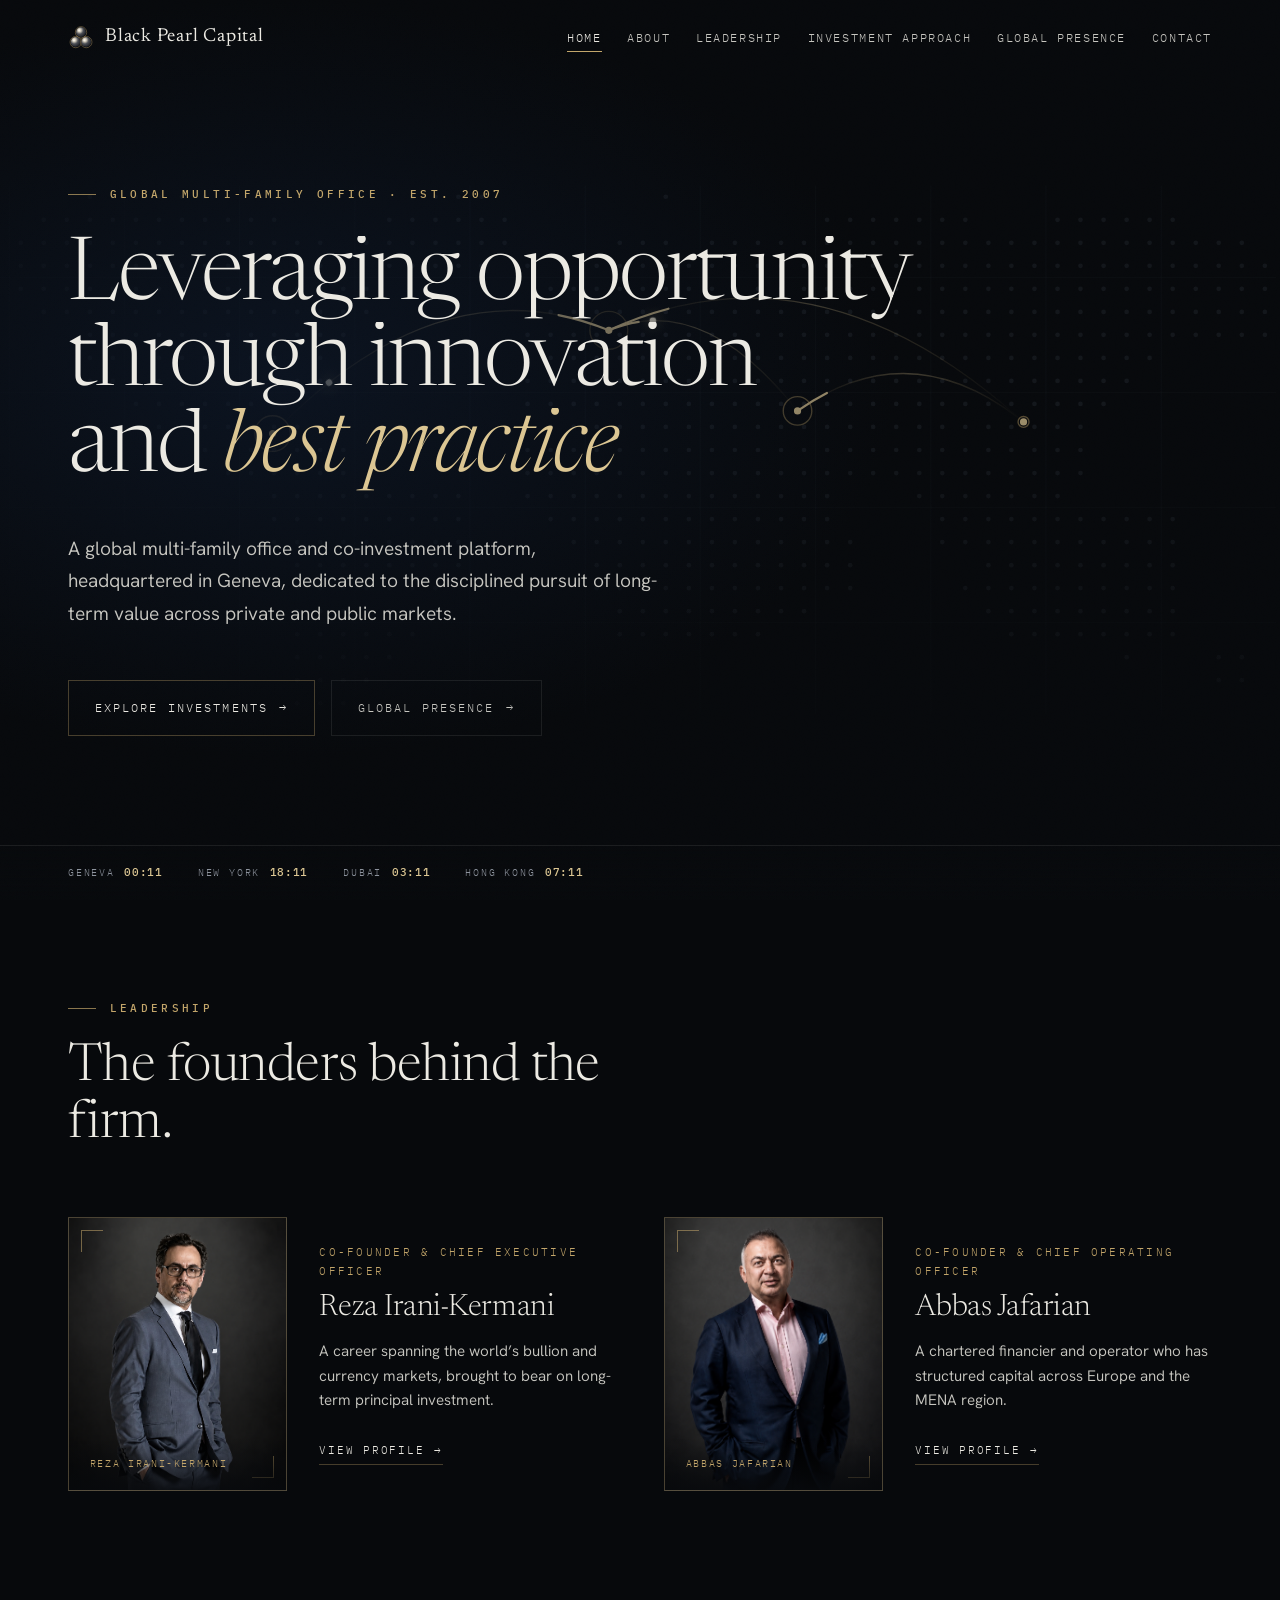
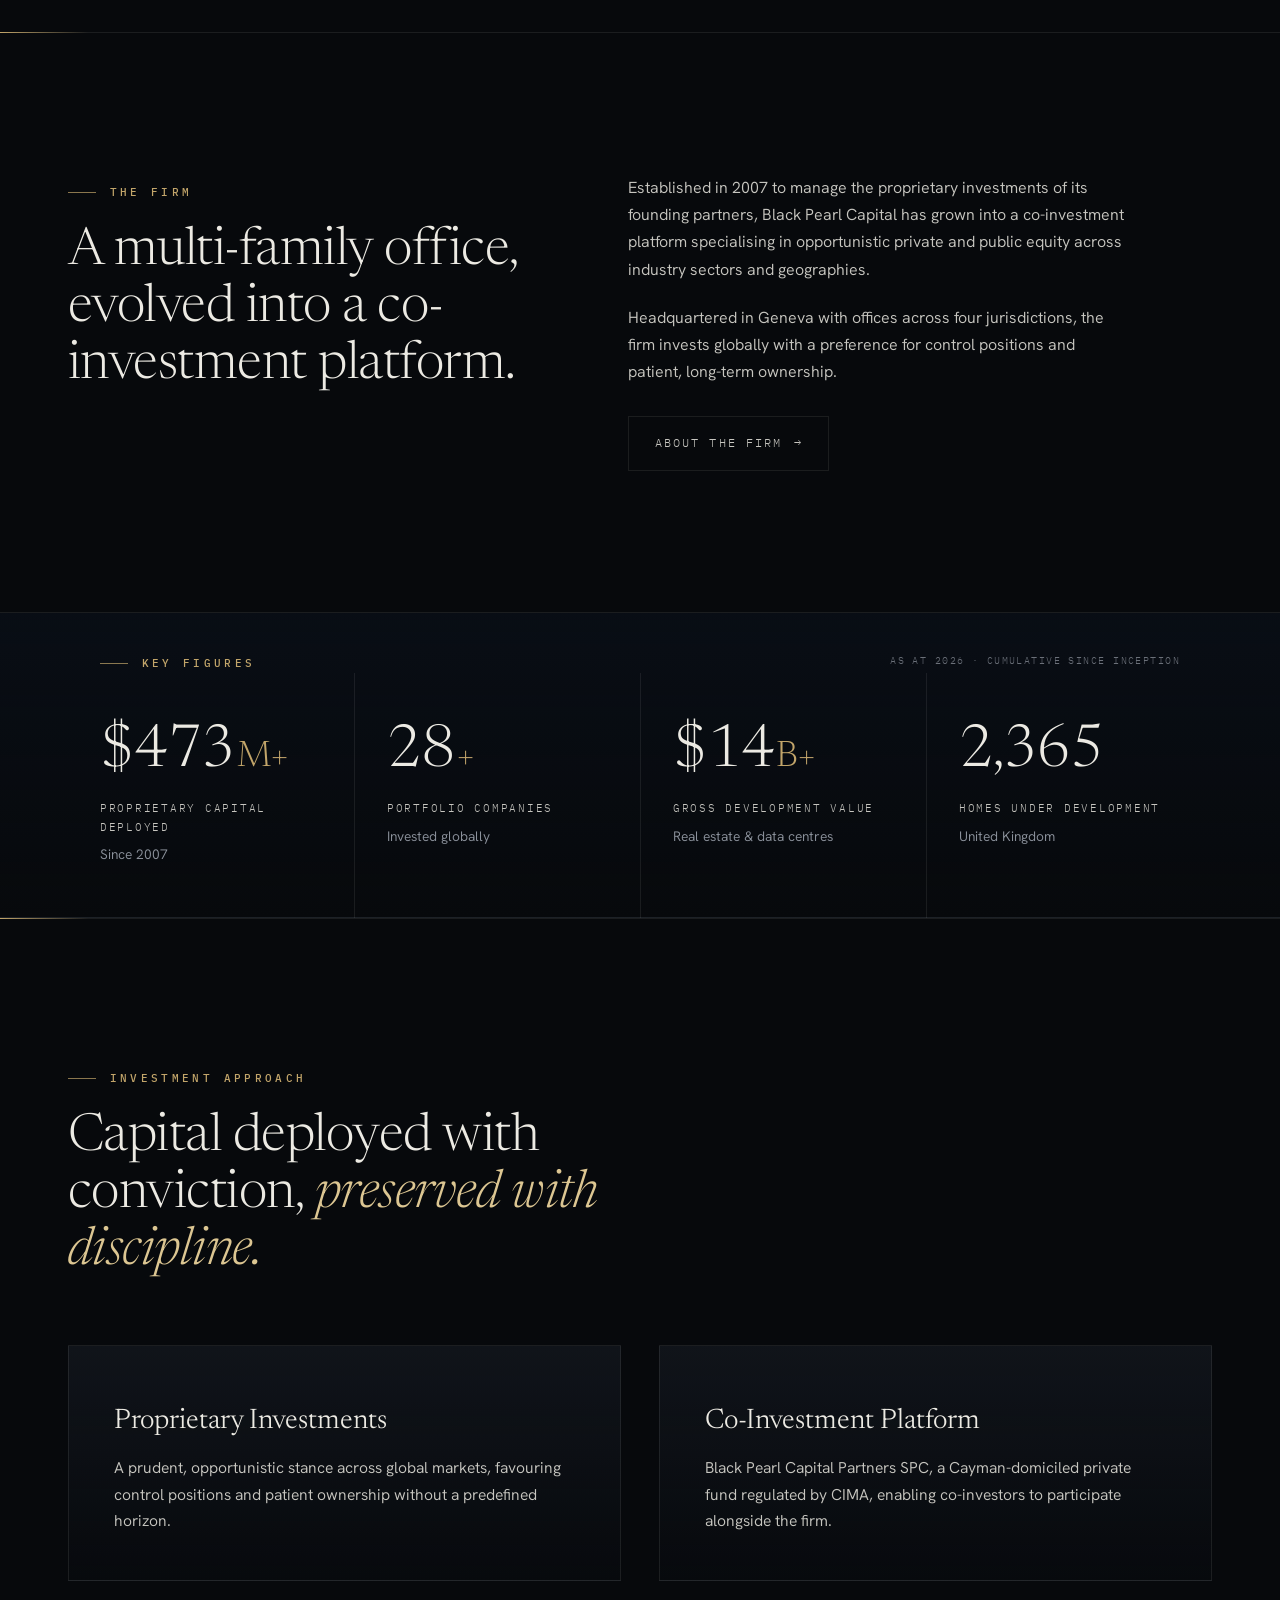
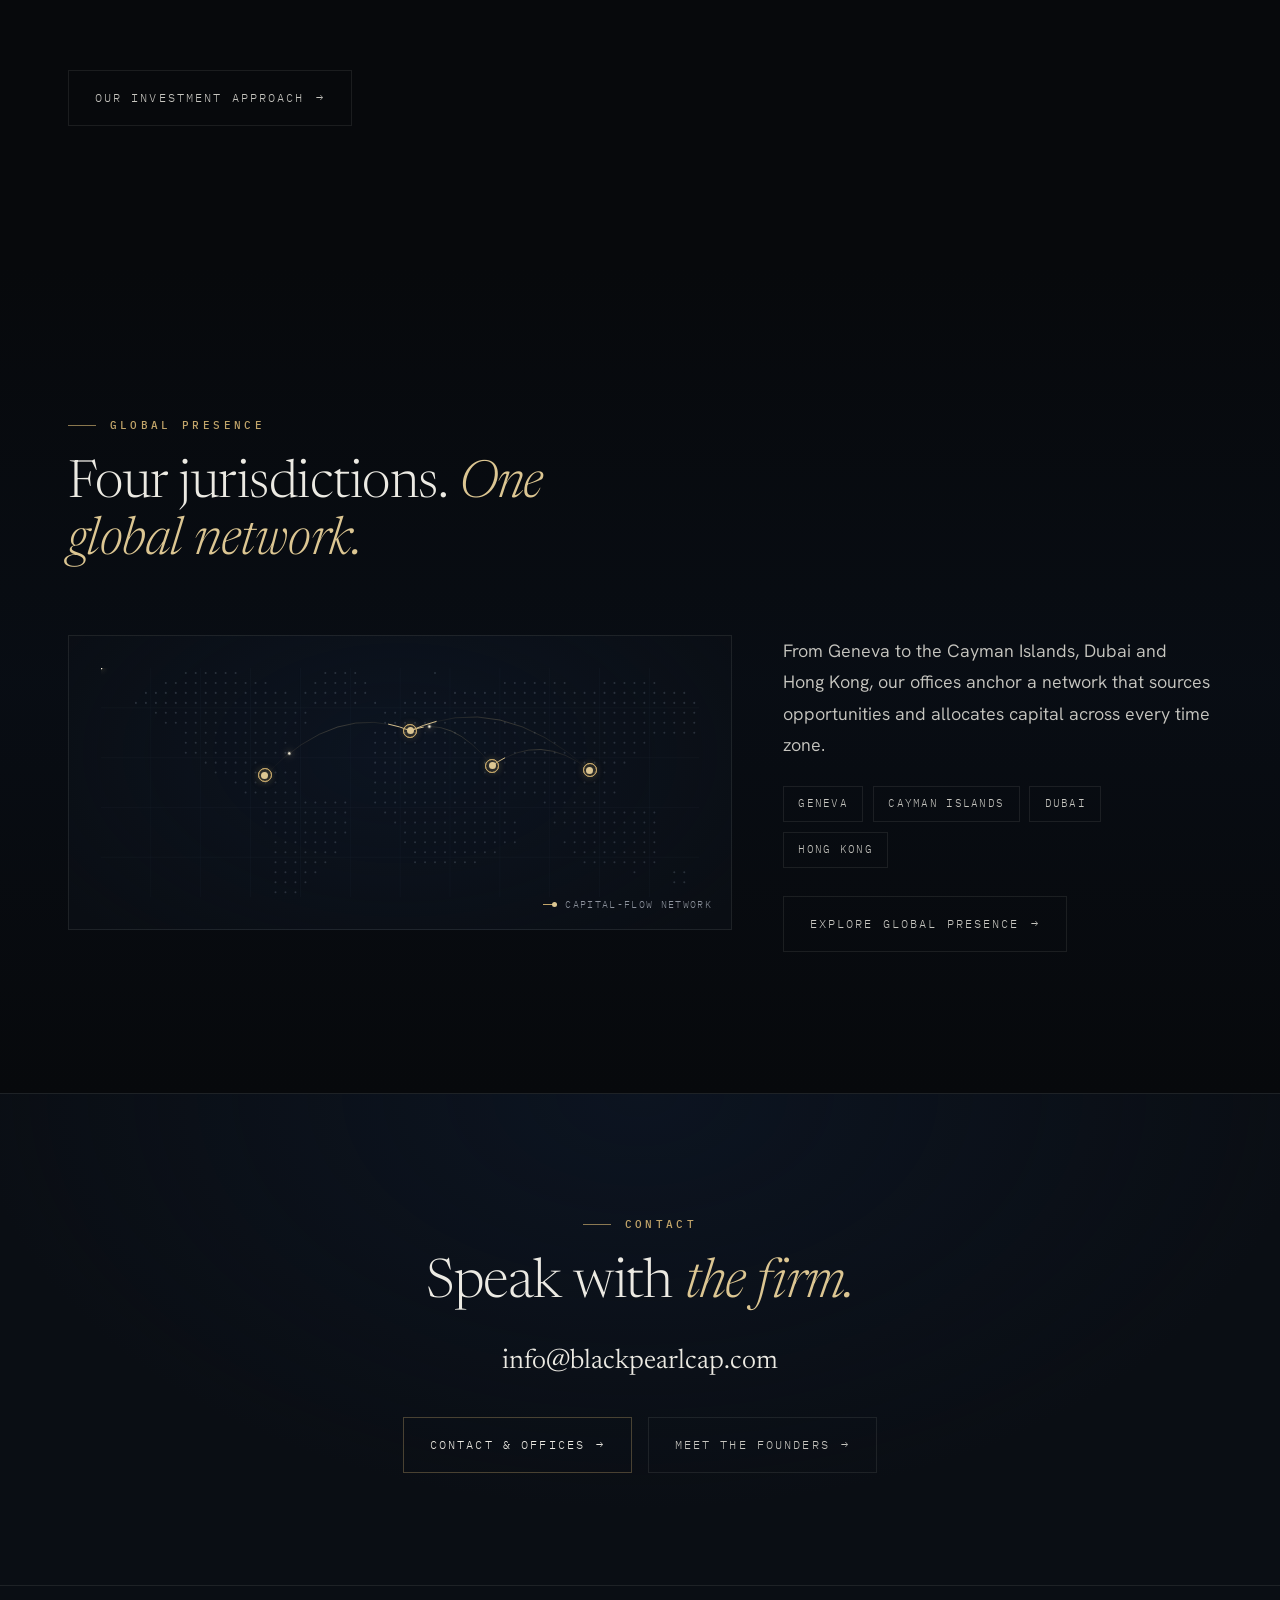
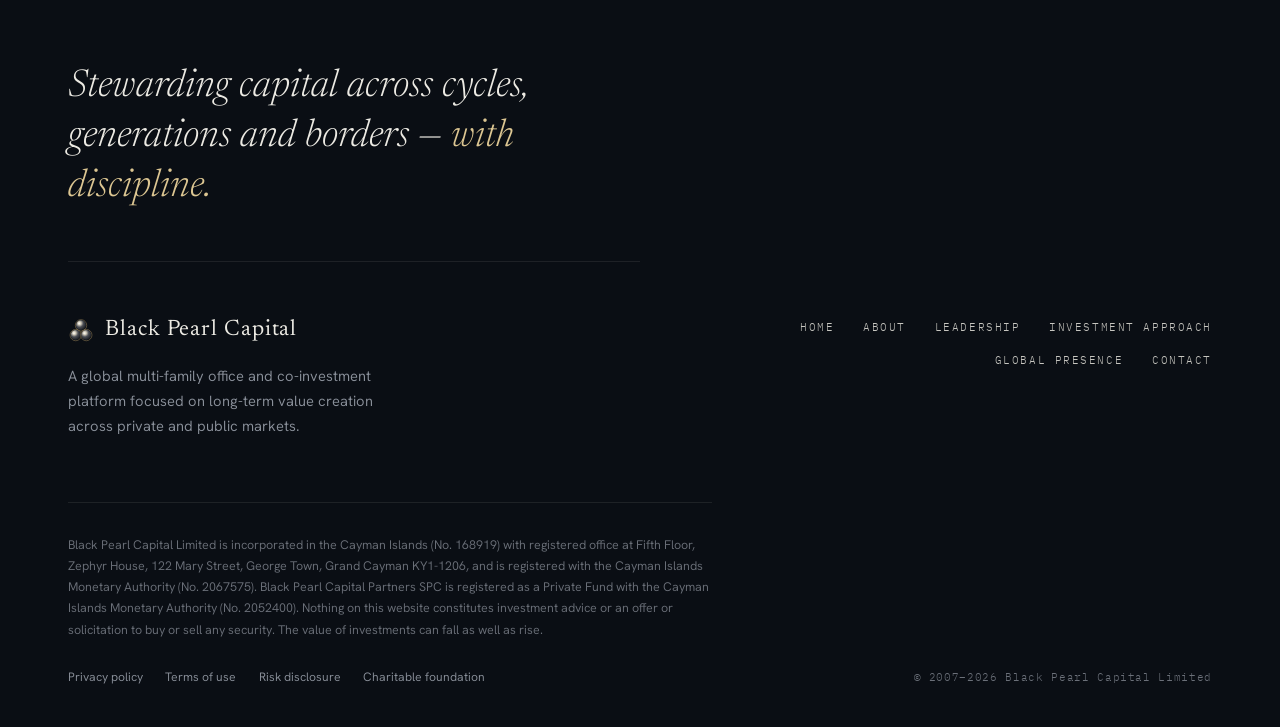
<file: index.html>
<!DOCTYPE html>
<html lang="en">
<head>
  <meta charset="UTF-8" />
  <meta name="viewport" content="width=device-width, initial-scale=1" />
  <title>Black Pearl Capital | Global Multi-Family Office &amp; Co-Investment Platform</title>
  <meta name="description" content="Black Pearl Capital is a global multi-family office and co-investment platform, headquartered in Geneva with offices in the Cayman Islands, Dubai and Hong Kong." />
  <link rel="canonical" href="https://www.blackpearlcap.com/" />
  <meta name="theme-color" content="#07090C" />
  <meta property="og:type" content="website" />
  <meta property="og:site_name" content="Black Pearl Capital" />
  <meta property="og:title" content="Black Pearl Capital | Global Multi-Family Office &amp; Co-Investment Platform" />
  <meta property="og:description" content="Black Pearl Capital is a global multi-family office and co-investment platform, headquartered in Geneva with offices in the Cayman Islands, Dubai and Hong Kong." />
  <meta property="og:image" content="assets/img/logo-mark.svg" />
  <link rel="icon" type="image/svg+xml" href="assets/img/logo-mark.svg" />
  <link rel="preconnect" href="https://fonts.googleapis.com" />
  <link rel="preconnect" href="https://fonts.gstatic.com" crossorigin />
  <link href="https://fonts.googleapis.com/css2?family=Newsreader:ital,opsz,wght@0,6..72,300;0,6..72,400;0,6..72,500;1,6..72,300;1,6..72,400&family=Hanken+Grotesk:wght@300;400;500;600&family=IBM+Plex+Mono:wght@400;500&display=swap" rel="stylesheet" />
  <link rel="stylesheet" href="assets/css/styles.css" />
  <script type="application/ld+json">
  {
    "@context": "https://schema.org",
    "@type": "FinancialService",
    "name": "Black Pearl Capital",
    "alternateName": "Black Pearl Capital Limited",
    "url": "https://www.blackpearlcap.com/",
    "logo": "https://www.blackpearlcap.com/assets/img/logo-mark.svg",
    "foundingDate": "2007",
    "description": "Global multi-family office and co-investment platform focused on long-term value creation across private and public markets.",
    "founder": [
      { "@type": "Person", "name": "Reza Irani-Kermani", "jobTitle": "Co-Founder & Chief Executive Officer" },
      { "@type": "Person", "name": "Abbas Jafarian", "jobTitle": "Co-Founder & Chief Operating Officer" }
    ],
    "email": "info@blackpearlcap.com",
    "address": [
      { "@type": "PostalAddress", "streetAddress": "Rue Muzy 7", "postalCode": "CH-1207", "addressLocality": "Geneva", "addressCountry": "CH" },
      { "@type": "PostalAddress", "streetAddress": "Fifth Floor, Zephyr House, 122 Mary Street", "postalCode": "KY1-1206", "addressLocality": "George Town, Grand Cayman", "addressCountry": "KY" },
      { "@type": "PostalAddress", "streetAddress": "Suite 2608, Al Manara Tower, Business Bay", "addressLocality": "Dubai", "addressCountry": "AE" },
      { "@type": "PostalAddress", "streetAddress": "206 Wing Hing Industrial Building, 499 Castle Peak Road, Cheung Sha Wan", "addressLocality": "Kowloon", "addressCountry": "HK" }
    ]
  }
  </script>
</head>
<body>

  <header class="nav" id="nav">
    <div class="nav__inner">
      <a class="brand" href="index.html" aria-label="Black Pearl Capital home">
        <img class="brand__mark" src="assets/img/logo-mark.svg" alt="" aria-hidden="true" />
        <span class="brand__name">Black Pearl Capital</span>
      </a>
      <nav class="nav__links" aria-label="Primary">
        <a href="index.html" class="is-current" aria-current="page">Home</a>
        <a href="about.html">About</a>
        <a href="leadership.html">Leadership</a>
        <a href="approach.html">Investment Approach</a>
        <a href="presence.html">Global Presence</a>
        <a href="contact.html">Contact</a>
      </nav>
      <button class="nav__toggle" aria-label="Toggle menu" aria-expanded="false" aria-controls="nav">
        <span></span><span></span><span></span>
      </button>
    </div>
  </header>

  <main id="top">

<section class="hero" aria-labelledby="hero-title">
      <div class="hero__map" aria-hidden="true"><svg id="hero-map"></svg></div>
      <div class="container hero__inner">
        <p class="eyebrow hero__eyebrow">Global Multi-Family Office &middot; Est. 2007</p>
        <h1 id="hero-title">
          <span class="ln"><span>Leveraging opportunity</span></span>
          <span class="ln"><span>through innovation</span></span>
          <span class="ln"><span>and <em>best practice</em></span></span>
        </h1>
        <p class="hero__sub">A global multi-family office and co-investment platform, headquartered in Geneva, dedicated to the disciplined pursuit of long-term value across private and public markets.</p>
        <div class="hero__cta">
          <a class="btn" href="approach.html">Explore investments <span class="arrow">&rarr;</span></a>
          <a class="btn btn--ghost" href="presence.html">Global presence <span class="arrow">&rarr;</span></a>
        </div>
      </div>
      <div class="hero__ticker" aria-hidden="true">
        <div class="hero__ticker-times">
          <span class="hero__city"><i>Geneva</i><b class="t" data-tz="Europe/Zurich">--:--</b></span>
          <span class="hero__city"><i>New York</i><b class="t" data-tz="America/New_York">--:--</b></span>
          <span class="hero__city"><i>Dubai</i><b class="t" data-tz="Asia/Dubai">--:--</b></span>
          <span class="hero__city"><i>Hong Kong</i><b class="t" data-tz="Asia/Hong_Kong">--:--</b></span>
        </div>
      </div>
    </section>
    <section class="section" id="leadership-preview" aria-labelledby="lp-title">
      <div class="container">
        <div class="section-head reveal">
          <p class="eyebrow">Leadership</p>
          <h2 class="section-title" id="lp-title">The founders behind the firm.</h2>
        </div>
        <div class="lead-grid">
          <article class="lead-card reveal">
              <div class="founder__portrait" aria-hidden="true">
                <div class="founder__media">
                  <img class="founder__photo" src="assets/img/Reza-Irani-Kermani.png" alt="Reza Irani-Kermani">
                  <span class="founder__mono">RK</span>
                </div>
                <svg class="founder__guilloche" viewBox="0 0 200 200" fill="none" stroke="#C2A56A" preserveAspectRatio="xMidYMid meet" aria-hidden="true">
                  <g stroke-width="0.5">
                    <circle cx="100" cy="100" r="86"/><circle cx="100" cy="100" r="70"/><circle cx="100" cy="100" r="54"/>
                    <ellipse cx="100" cy="100" rx="86" ry="30"/>
                    <ellipse cx="100" cy="100" rx="86" ry="30" transform="rotate(30 100 100)"/>
                    <ellipse cx="100" cy="100" rx="86" ry="30" transform="rotate(60 100 100)"/>
                    <ellipse cx="100" cy="100" rx="86" ry="30" transform="rotate(90 100 100)"/>
                    <ellipse cx="100" cy="100" rx="86" ry="30" transform="rotate(120 100 100)"/>
                    <ellipse cx="100" cy="100" rx="86" ry="30" transform="rotate(150 100 100)"/>
                  </g>
                </svg>
                <span class="founder__frame"></span>
                <span class="founder__plate">Reza Irani-Kermani</span>
              </div>
            <div class="lead-card__meta">
              <p class="founder__role">Co-Founder &amp; Chief Executive Officer</p>
              <h3 class="lead-card__name">Reza Irani-Kermani</h3>
              <p class="lead-card__line">A career spanning the world&rsquo;s bullion and currency markets, brought to bear on long-term principal investment.</p>
              <a class="founder__link" href="leadership.html">View profile <span aria-hidden="true">&rarr;</span></a>
            </div>
          </article>
          <article class="lead-card reveal" data-reveal-delay="1">
              <div class="founder__portrait" aria-hidden="true">
                <div class="founder__media">
                  <img class="founder__photo" src="assets/img/Abbas-Jafarian.png" alt="Abbas Jafarian">
                  <span class="founder__mono">AJ</span>
                </div>
                <svg class="founder__guilloche" viewBox="0 0 200 200" fill="none" stroke="#C2A56A" preserveAspectRatio="xMidYMid meet" aria-hidden="true">
                  <g stroke-width="0.5">
                    <circle cx="100" cy="100" r="86"/><circle cx="100" cy="100" r="70"/><circle cx="100" cy="100" r="54"/>
                    <ellipse cx="100" cy="100" rx="86" ry="30"/>
                    <ellipse cx="100" cy="100" rx="86" ry="30" transform="rotate(30 100 100)"/>
                    <ellipse cx="100" cy="100" rx="86" ry="30" transform="rotate(60 100 100)"/>
                    <ellipse cx="100" cy="100" rx="86" ry="30" transform="rotate(90 100 100)"/>
                    <ellipse cx="100" cy="100" rx="86" ry="30" transform="rotate(120 100 100)"/>
                    <ellipse cx="100" cy="100" rx="86" ry="30" transform="rotate(150 100 100)"/>
                  </g>
                </svg>
                <span class="founder__frame"></span>
                <span class="founder__plate">Abbas Jafarian</span>
              </div>
            <div class="lead-card__meta">
              <p class="founder__role">Co-Founder &amp; Chief Operating Officer</p>
              <h3 class="lead-card__name">Abbas Jafarian</h3>
              <p class="lead-card__line">A chartered financier and operator who has structured capital across Europe and the MENA region.</p>
              <a class="founder__link" href="leadership.html">View profile <span aria-hidden="true">&rarr;</span></a>
            </div>
          </article>
        </div>
      </div>
    </section>

    <section class="section section--hair" aria-labelledby="about-sum">
      <div class="container firm__grid">
        <div class="reveal">
          <p class="eyebrow">The Firm</p>
          <h2 class="section-title" id="about-sum">A multi-family office, evolved into a co-investment platform.</h2>
        </div>
        <div class="firm__body reveal" data-reveal-delay="1">
          <p>Established in 2007 to manage the proprietary investments of its founding partners, Black Pearl Capital has grown into a co-investment platform specialising in opportunistic private and public equity across industry sectors and geographies.</p>
          <p>Headquartered in Geneva with offices across four jurisdictions, the firm invests globally with a preference for control positions and patient, long-term ownership.</p>
          <a class="btn btn--ghost" href="about.html" style="margin-top:0.6rem">About the firm <span class="arrow">&rarr;</span></a>
        </div>
      </div>
    </section>

<section class="stats" aria-label="Key figures">
      <div class="container">
        <div class="stats__head">
          <p class="eyebrow">Key figures</p>
          <span class="stats__asat">As at 2026 &middot; cumulative since inception</span>
        </div>
        <div class="stats__grid">
          <div class="stat reveal">
            <div class="stat__num">$<span data-target="500">0</span><span class="unit">M+</span></div>
            <div class="stat__label">Proprietary capital deployed</div>
            <div class="stat__sub">Since 2007</div>
          </div>
          <div class="stat reveal" data-reveal-delay="1">
            <div class="stat__num"><span data-target="30">0</span><span class="unit">+</span></div>
            <div class="stat__label">Portfolio companies</div>
            <div class="stat__sub">Invested globally</div>
          </div>
          <div class="stat reveal" data-reveal-delay="2">
            <div class="stat__num">$<span data-target="15">0</span><span class="unit">B+</span></div>
            <div class="stat__label">Gross development value</div>
            <div class="stat__sub">Real estate &amp; data centres</div>
          </div>
          <div class="stat reveal" data-reveal-delay="3">
            <div class="stat__num"><span data-target="2500">0</span></div>
            <div class="stat__label">Homes under development</div>
            <div class="stat__sub">United Kingdom</div>
          </div>
        </div>
      </div>
    </section>
    <section class="section section--hair" aria-labelledby="appr-sum">
      <div class="container">
        <div class="section-head reveal">
          <p class="eyebrow">Investment Approach</p>
          <h2 class="section-title" id="appr-sum">Capital deployed with conviction, <em>preserved with discipline.</em></h2>
        </div>
        <div class="pillars">
          <article class="pillar reveal">
            <h3>Proprietary Investments</h3>
            <p>A prudent, opportunistic stance across global markets, favouring control positions and patient ownership without a predefined horizon.</p>
          </article>
          <article class="pillar reveal" data-reveal-delay="1">
            <h3>Co-Investment Platform</h3>
            <p>Black Pearl Capital Partners SPC, a Cayman-domiciled private fund regulated by CIMA, enabling co-investors to participate alongside the firm.</p>
          </article>
        </div>
        <a class="btn btn--ghost" href="approach.html" style="margin-top:2rem">Our investment approach <span class="arrow">&rarr;</span></a>
      </div>
    </section>

    <section class="section presence" aria-labelledby="hp-title">
      <div class="container">
        <div class="section-head reveal">
          <p class="eyebrow">Global Presence</p>
          <h2 class="section-title" id="hp-title">Four jurisdictions. <em>One global network.</em></h2>
        </div>
        <div class="presence__layout">
          <div class="map-wrap reveal">
            <div class="map-wrap__inner">
              <svg class="map-svg" id="presence-map" role="img" aria-label="World map showing Black Pearl Capital offices in Geneva, the Cayman Islands, Dubai and Hong Kong"></svg>
              <div class="map-markers" id="map-markers"></div>
            </div>
            <div class="map-legend" aria-hidden="true"><span class="map-legend__dot"></span> Capital-flow network</div>
          </div>
          <div class="presence__side reveal" data-reveal-delay="1">
            <p class="lede" style="margin-top:0">From Geneva to the Cayman Islands, Dubai and Hong Kong, our offices anchor a network that sources opportunities and allocates capital across every time zone.</p>
            <ul class="office-chips"><li>Geneva</li><li>Cayman Islands</li><li>Dubai</li><li>Hong Kong</li></ul>
            <a class="btn btn--ghost" href="presence.html">Explore global presence <span class="arrow">&rarr;</span></a>
          </div>
        </div>
      </div>
    </section>

    <section class="cta" aria-labelledby="cta-title">
      <div class="container">
        <p class="eyebrow">Contact</p>
        <h2 class="cta__title" id="cta-title">Speak with <em>the firm.</em></h2>
        <a class="cta__mail" href="mailto:info@blackpearlcap.com">info@blackpearlcap.com</a>
        <div class="cta__actions">
          <a class="btn" href="contact.html">Contact &amp; offices <span class="arrow">&rarr;</span></a>
          <a class="btn btn--ghost" href="leadership.html">Meet the founders <span class="arrow">&rarr;</span></a>
        </div>
      </div>
    </section>

  </main>

<footer class="footer">
    <div class="container">
      <p class="footer__statement reveal">Stewarding capital across cycles, generations and borders &mdash; <em>with discipline.</em></p>
      <div class="footer__top">
        <div class="footer__brand">
          <a class="brand" href="index.html" aria-label="Black Pearl Capital home">
            <img class="brand__mark" src="assets/img/logo-mark.svg" alt="" aria-hidden="true" />
            <span class="brand__name">Black Pearl Capital</span>
          </a>
          <p class="footer__tag">A global multi-family office and co-investment platform focused on long-term value creation across private and public markets.</p>
        </div>
        <nav class="footer__nav" aria-label="Footer">
          <a href="index.html">Home</a>
          <a href="about.html">About</a>
          <a href="leadership.html">Leadership</a>
          <a href="approach.html">Investment Approach</a>
          <a href="presence.html">Global Presence</a>
          <a href="contact.html">Contact</a>
        </nav>
      </div>

      <div class="footer__legal">
        Black Pearl Capital Limited is incorporated in the Cayman Islands (No. 168919) with registered office at Fifth Floor, Zephyr House, 122 Mary Street, George Town, Grand Cayman KY1-1206, and is registered with the Cayman Islands Monetary Authority (No. 2067575). Black Pearl Capital Partners SPC is registered as a Private Fund with the Cayman Islands Monetary Authority (No. 2052400). Nothing on this website constitutes investment advice or an offer or solicitation to buy or sell any security. The value of investments can fall as well as rise.
      </div>

      <div class="footer__bottom">
        <div class="footer__policies">
          <a href="https://www.blackpearlcap.com/privacy-policy" target="_blank" rel="noopener">Privacy policy</a>
          <a href="https://www.blackpearlcap.com/website-terms-of-use" target="_blank" rel="noopener">Terms of use</a>
          <a href="https://www.blackpearlcap.com/risk-disclosure" target="_blank" rel="noopener">Risk disclosure</a>
          <a href="https://www.blackpearlcap.com/charitable-foundation" target="_blank" rel="noopener">Charitable foundation</a>
        </div>
        <div class="footer__copy">&copy; 2007&ndash;<span id="year">2026</span> Black Pearl Capital Limited</div>
      </div>
    </div>
  </footer>
  <script src="components/world-map.js"></script>
  <script src="components/reveal.js"></script>
  <script src="assets/js/main.js"></script>
</body>
</html>
</file>
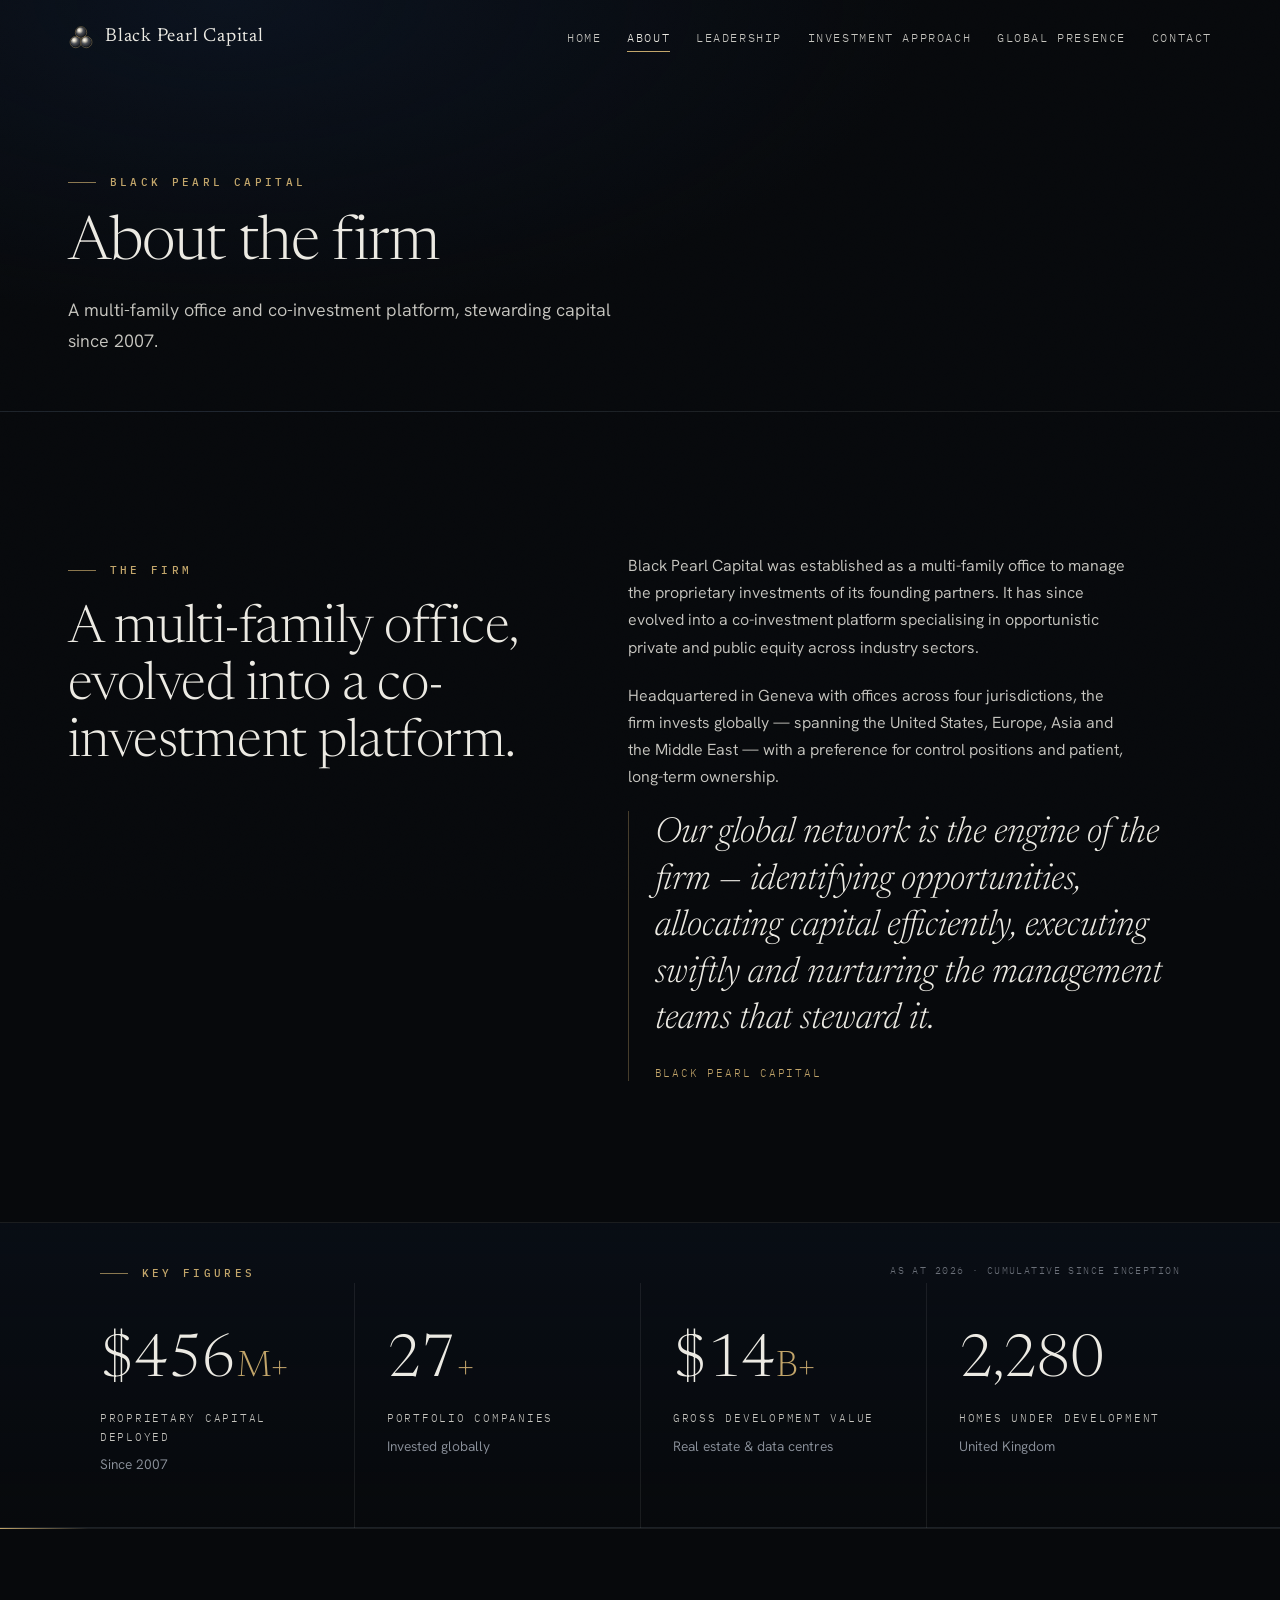
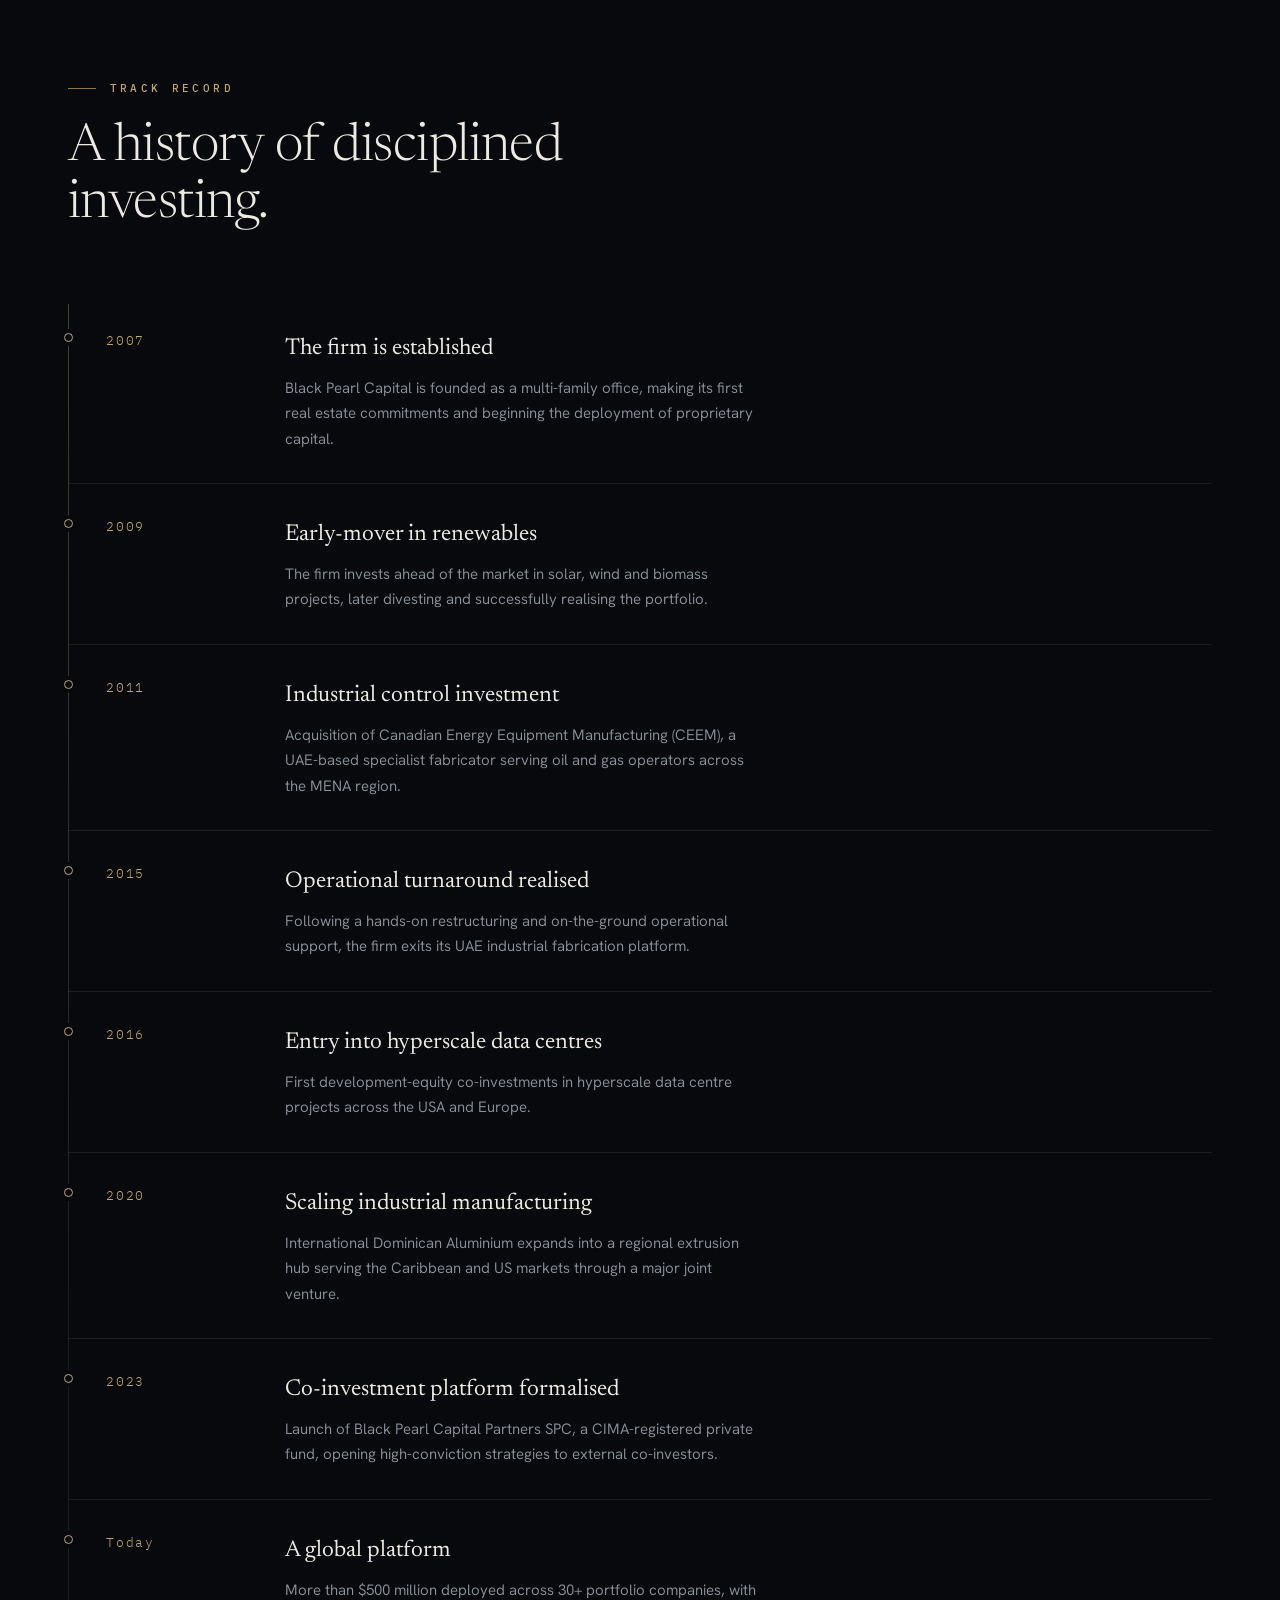
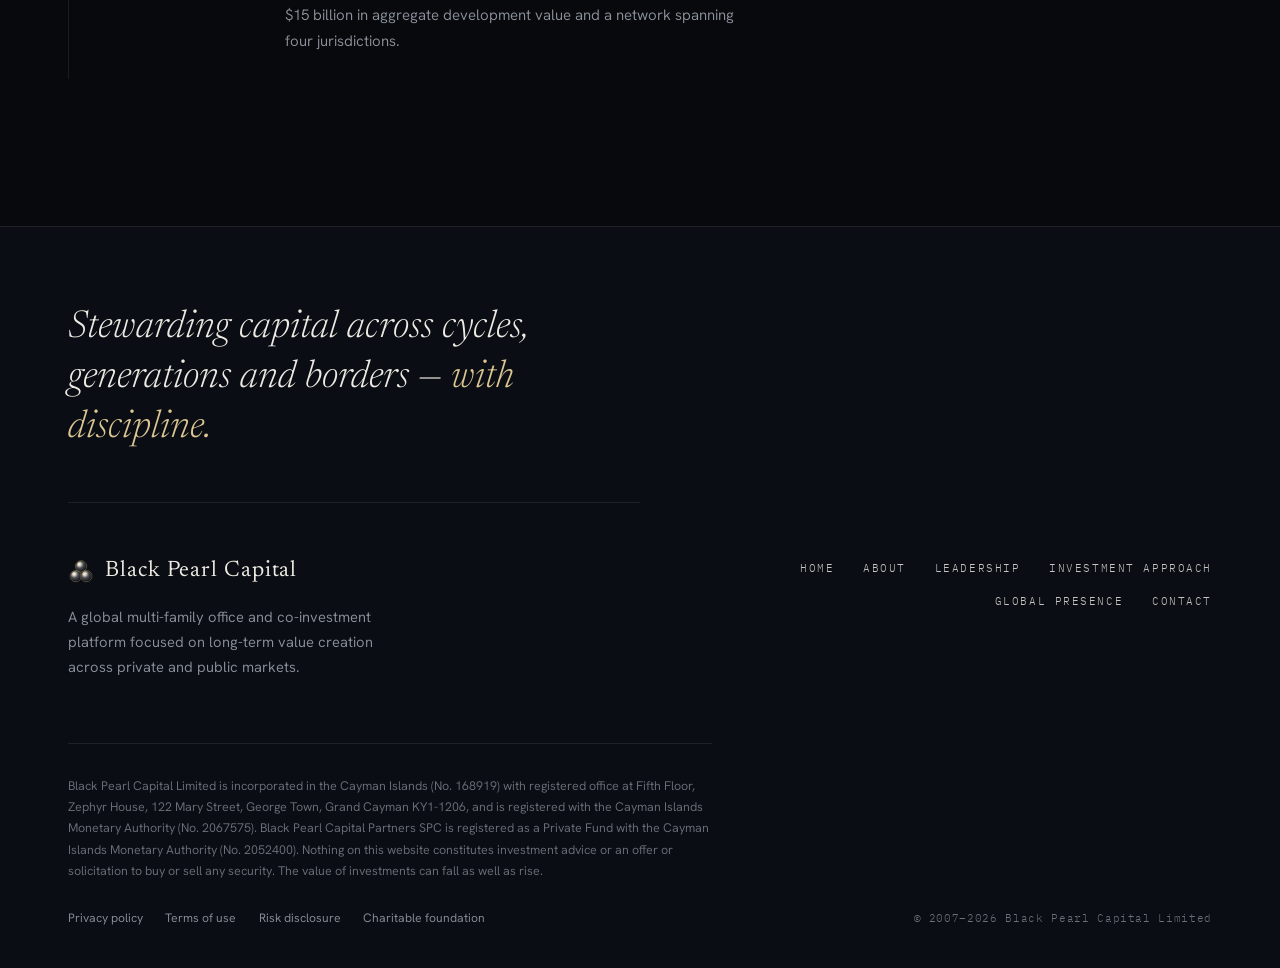
<file: about.html>
<!DOCTYPE html>
<html lang="en">
<head>
  <meta charset="UTF-8" />
  <meta name="viewport" content="width=device-width, initial-scale=1" />
  <title>About | Black Pearl Capital</title>
  <meta name="description" content="Black Pearl Capital — a global multi-family office and co-investment platform established in 2007, headquartered in Geneva." />
  <link rel="canonical" href="https://www.blackpearlcap.com/about.html" />
  <meta name="theme-color" content="#07090C" />
  <meta property="og:type" content="website" />
  <meta property="og:site_name" content="Black Pearl Capital" />
  <meta property="og:title" content="About | Black Pearl Capital" />
  <meta property="og:description" content="Black Pearl Capital — a global multi-family office and co-investment platform established in 2007, headquartered in Geneva." />
  <meta property="og:image" content="assets/img/logo-mark.svg" />
  <link rel="icon" type="image/svg+xml" href="assets/img/logo-mark.svg" />
  <link rel="preconnect" href="https://fonts.googleapis.com" />
  <link rel="preconnect" href="https://fonts.gstatic.com" crossorigin />
  <link href="https://fonts.googleapis.com/css2?family=Newsreader:ital,opsz,wght@0,6..72,300;0,6..72,400;0,6..72,500;1,6..72,300;1,6..72,400&family=Hanken+Grotesk:wght@300;400;500;600&family=IBM+Plex+Mono:wght@400;500&display=swap" rel="stylesheet" />
  <link rel="stylesheet" href="assets/css/styles.css" />
</head>
<body>

  <header class="nav" id="nav">
    <div class="nav__inner">
      <a class="brand" href="index.html" aria-label="Black Pearl Capital home">
        <img class="brand__mark" src="assets/img/logo-mark.svg" alt="" aria-hidden="true" />
        <span class="brand__name">Black Pearl Capital</span>
      </a>
      <nav class="nav__links" aria-label="Primary">
        <a href="index.html">Home</a>
        <a href="about.html" class="is-current" aria-current="page">About</a>
        <a href="leadership.html">Leadership</a>
        <a href="approach.html">Investment Approach</a>
        <a href="presence.html">Global Presence</a>
        <a href="contact.html">Contact</a>
      </nav>
      <button class="nav__toggle" aria-label="Toggle menu" aria-expanded="false" aria-controls="nav">
        <span></span><span></span><span></span>
      </button>
    </div>
  </header>

  <main id="top">

    <section class="page-hero">
      <div class="container">
        <p class="eyebrow">Black Pearl Capital</p>
        <h1 class="page-hero__title">About the firm</h1>
        <p class="page-hero__sub">A multi-family office and co-investment platform, stewarding capital since 2007.</p>
      </div>
    </section>

<section class="section" id="firm" aria-labelledby="firm-title">
      <div class="container firm__grid">
        <div class="reveal">
          <p class="eyebrow">The Firm</p>
          <h2 class="section-title" id="firm-title">A multi-family office, evolved into a co-investment platform.</h2>
        </div>
        <div class="firm__body reveal" data-reveal-delay="1">
          <p>Black Pearl Capital was established as a multi-family office to manage the proprietary investments of its founding partners. It has since evolved into a co-investment platform specialising in opportunistic private and public equity across industry sectors.</p>
          <p>Headquartered in Geneva with offices across four jurisdictions, the firm invests globally &mdash; spanning the United States, Europe, Asia and the Middle East &mdash; with a preference for control positions and patient, long-term ownership.</p>
          <blockquote class="pullquote">Our global network is the engine of the firm &mdash; identifying opportunities, allocating capital efficiently, executing swiftly and nurturing the management teams that steward it.
            <cite>Black Pearl Capital</cite>
          </blockquote>
        </div>
      </div>
    </section>
<section class="stats" aria-label="Key figures">
      <div class="container">
        <div class="stats__head">
          <p class="eyebrow">Key figures</p>
          <span class="stats__asat">As at 2026 &middot; cumulative since inception</span>
        </div>
        <div class="stats__grid">
          <div class="stat reveal">
            <div class="stat__num">$<span data-target="500">0</span><span class="unit">M+</span></div>
            <div class="stat__label">Proprietary capital deployed</div>
            <div class="stat__sub">Since 2007</div>
          </div>
          <div class="stat reveal" data-reveal-delay="1">
            <div class="stat__num"><span data-target="30">0</span><span class="unit">+</span></div>
            <div class="stat__label">Portfolio companies</div>
            <div class="stat__sub">Invested globally</div>
          </div>
          <div class="stat reveal" data-reveal-delay="2">
            <div class="stat__num">$<span data-target="15">0</span><span class="unit">B+</span></div>
            <div class="stat__label">Gross development value</div>
            <div class="stat__sub">Real estate &amp; data centres</div>
          </div>
          <div class="stat reveal" data-reveal-delay="3">
            <div class="stat__num"><span data-target="2500">0</span></div>
            <div class="stat__label">Homes under development</div>
            <div class="stat__sub">United Kingdom</div>
          </div>
        </div>
      </div>
    </section>
<section class="section section--hair" id="track" aria-labelledby="track-title">
      <div class="container">
        <div class="section-head reveal">
          <p class="eyebrow">Track Record</p>
          <h2 class="section-title" id="track-title">A history of disciplined investing.</h2>
        </div>
        <div class="timeline">
          <div class="tl-item reveal">
            <div class="tl-year">2007</div>
            <div class="tl-body"><h4>The firm is established</h4><p>Black Pearl Capital is founded as a multi-family office, making its first real estate commitments and beginning the deployment of proprietary capital.</p></div>
          </div>
          <div class="tl-item reveal">
            <div class="tl-year">2009</div>
            <div class="tl-body"><h4>Early-mover in renewables</h4><p>The firm invests ahead of the market in solar, wind and biomass projects, later divesting and successfully realising the portfolio.</p></div>
          </div>
          <div class="tl-item reveal">
            <div class="tl-year">2011</div>
            <div class="tl-body"><h4>Industrial control investment</h4><p>Acquisition of Canadian Energy Equipment Manufacturing (CEEM), a UAE-based specialist fabricator serving oil and gas operators across the MENA region.</p></div>
          </div>
          <div class="tl-item reveal">
            <div class="tl-year">2015</div>
            <div class="tl-body"><h4>Operational turnaround realised</h4><p>Following a hands-on restructuring and on-the-ground operational support, the firm exits its UAE industrial fabrication platform.</p></div>
          </div>
          <div class="tl-item reveal">
            <div class="tl-year">2016</div>
            <div class="tl-body"><h4>Entry into hyperscale data centres</h4><p>First development-equity co-investments in hyperscale data centre projects across the USA and Europe.</p></div>
          </div>
          <div class="tl-item reveal">
            <div class="tl-year">2020</div>
            <div class="tl-body"><h4>Scaling industrial manufacturing</h4><p>International Dominican Aluminium expands into a regional extrusion hub serving the Caribbean and US markets through a major joint venture.</p></div>
          </div>
          <div class="tl-item reveal">
            <div class="tl-year">2023</div>
            <div class="tl-body"><h4>Co-investment platform formalised</h4><p>Launch of Black Pearl Capital Partners SPC, a CIMA-registered private fund, opening high-conviction strategies to external co-investors.</p></div>
          </div>
          <div class="tl-item reveal">
            <div class="tl-year">Today</div>
            <div class="tl-body"><h4>A global platform</h4><p>More than $500 million deployed across 30+ portfolio companies, with $15 billion in aggregate development value and a network spanning four jurisdictions.</p></div>
          </div>
        </div>
      </div>
    </section>
  </main>

<footer class="footer">
    <div class="container">
      <p class="footer__statement reveal">Stewarding capital across cycles, generations and borders &mdash; <em>with discipline.</em></p>
      <div class="footer__top">
        <div class="footer__brand">
          <a class="brand" href="index.html" aria-label="Black Pearl Capital home">
            <img class="brand__mark" src="assets/img/logo-mark.svg" alt="" aria-hidden="true" />
            <span class="brand__name">Black Pearl Capital</span>
          </a>
          <p class="footer__tag">A global multi-family office and co-investment platform focused on long-term value creation across private and public markets.</p>
        </div>
        <nav class="footer__nav" aria-label="Footer">
          <a href="index.html">Home</a>
          <a href="about.html">About</a>
          <a href="leadership.html">Leadership</a>
          <a href="approach.html">Investment Approach</a>
          <a href="presence.html">Global Presence</a>
          <a href="contact.html">Contact</a>
        </nav>
      </div>

      <div class="footer__legal">
        Black Pearl Capital Limited is incorporated in the Cayman Islands (No. 168919) with registered office at Fifth Floor, Zephyr House, 122 Mary Street, George Town, Grand Cayman KY1-1206, and is registered with the Cayman Islands Monetary Authority (No. 2067575). Black Pearl Capital Partners SPC is registered as a Private Fund with the Cayman Islands Monetary Authority (No. 2052400). Nothing on this website constitutes investment advice or an offer or solicitation to buy or sell any security. The value of investments can fall as well as rise.
      </div>

      <div class="footer__bottom">
        <div class="footer__policies">
          <a href="https://www.blackpearlcap.com/privacy-policy" target="_blank" rel="noopener">Privacy policy</a>
          <a href="https://www.blackpearlcap.com/website-terms-of-use" target="_blank" rel="noopener">Terms of use</a>
          <a href="https://www.blackpearlcap.com/risk-disclosure" target="_blank" rel="noopener">Risk disclosure</a>
          <a href="https://www.blackpearlcap.com/charitable-foundation" target="_blank" rel="noopener">Charitable foundation</a>
        </div>
        <div class="footer__copy">&copy; 2007&ndash;<span id="year">2026</span> Black Pearl Capital Limited</div>
      </div>
    </div>
  </footer>
  <script src="components/world-map.js"></script>
  <script src="components/reveal.js"></script>
  <script src="assets/js/main.js"></script>
</body>
</html>
</file>
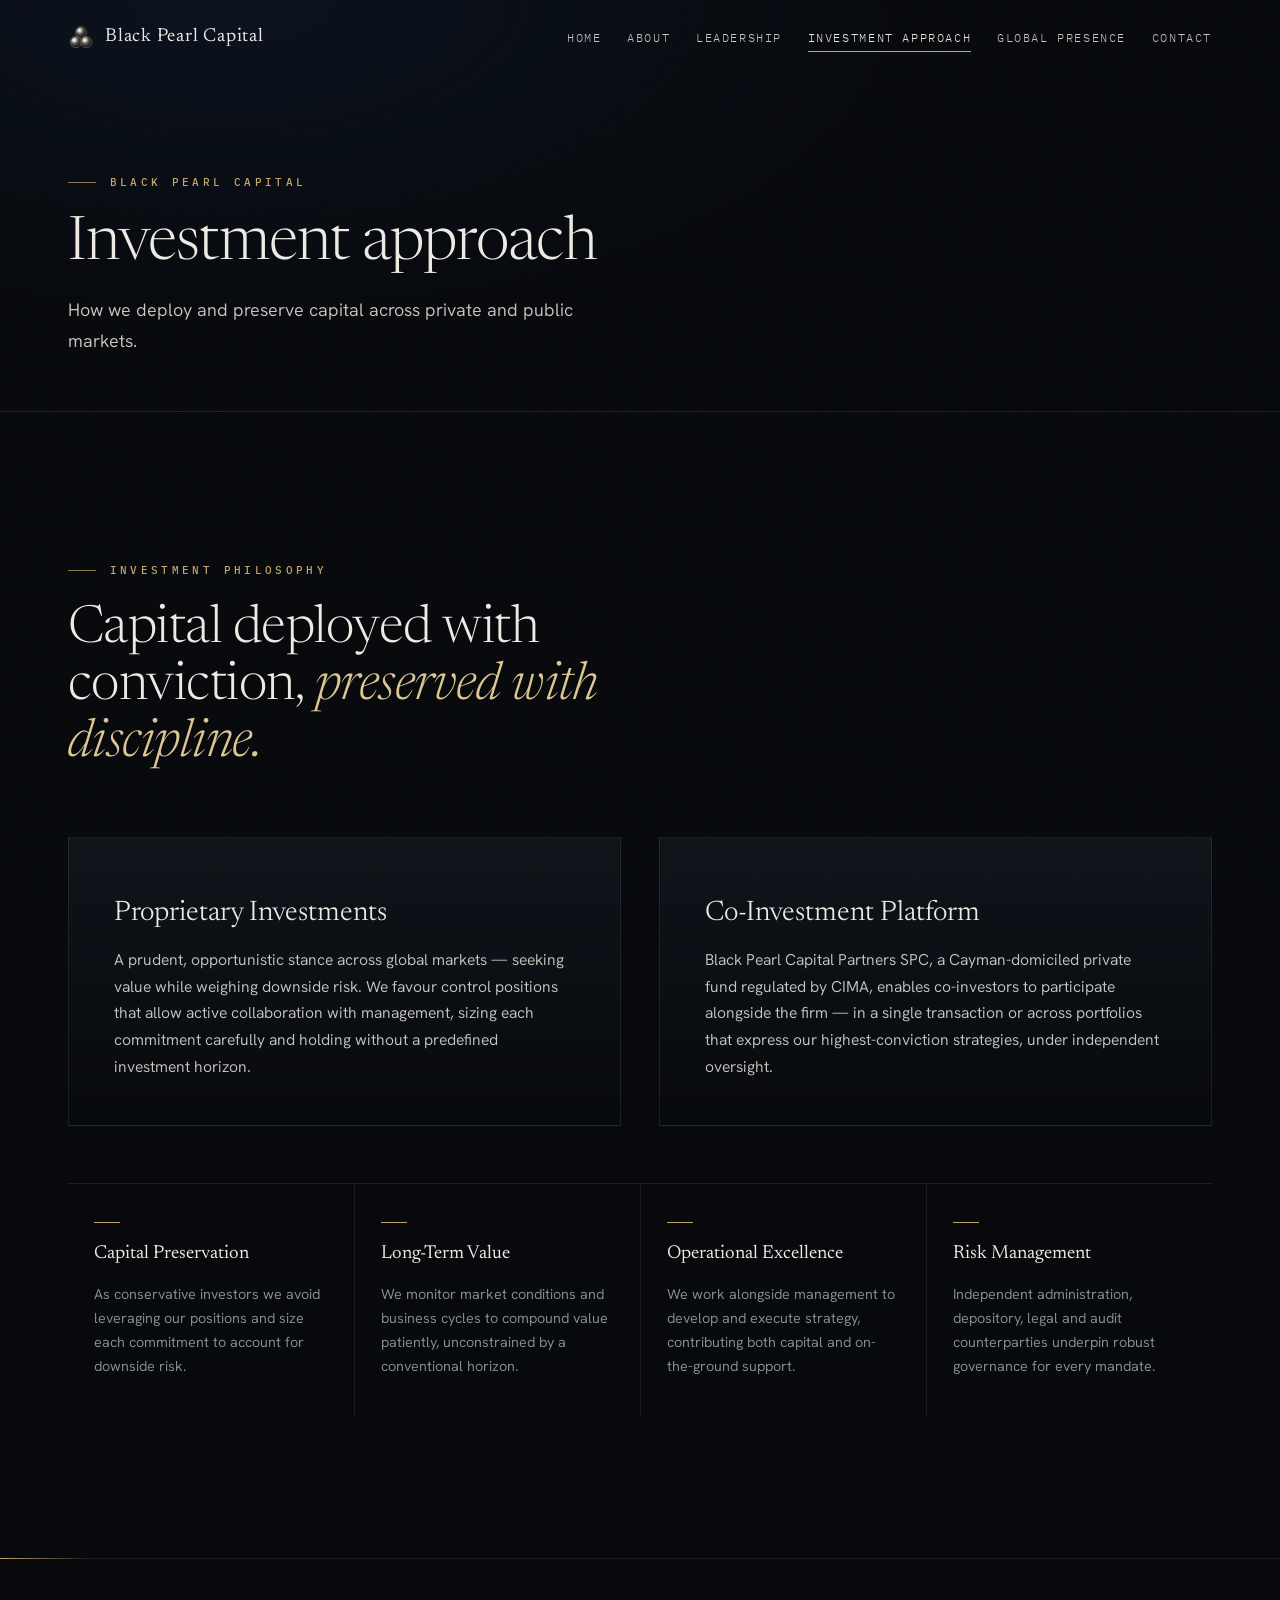
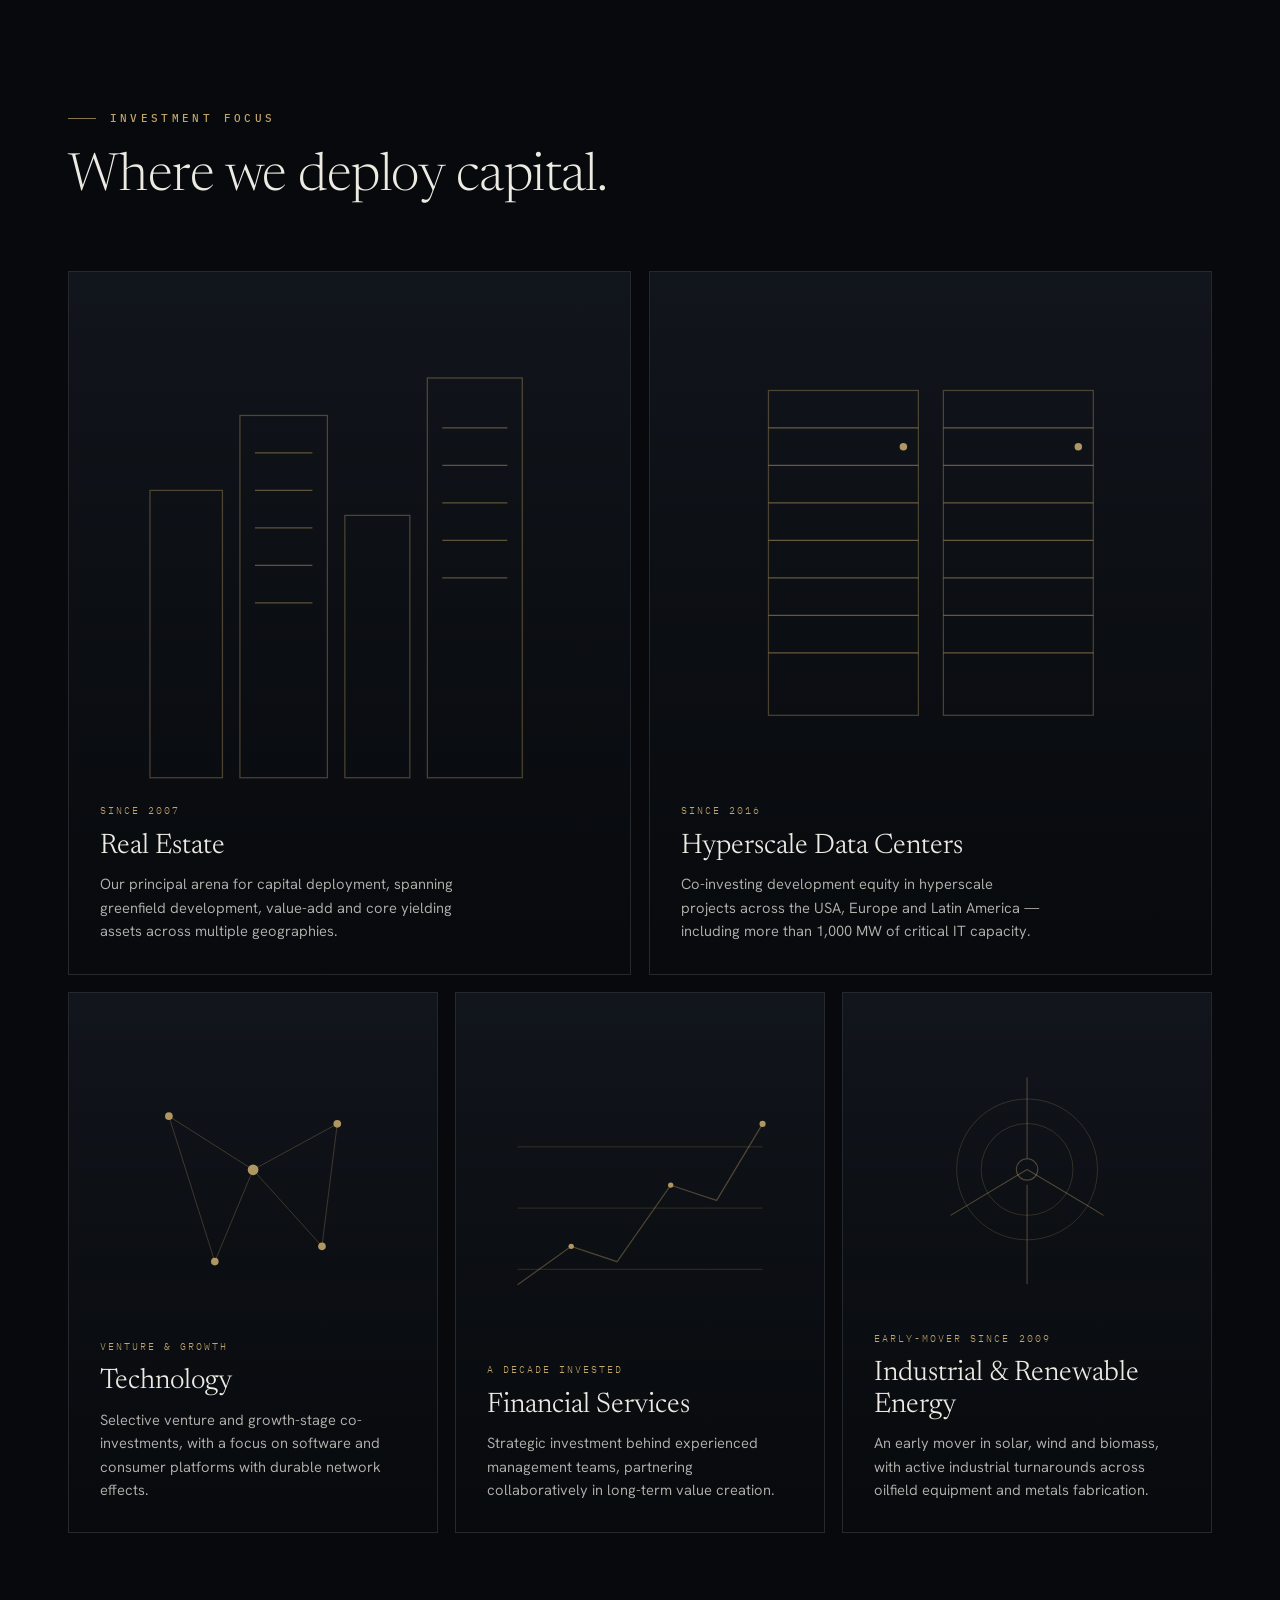
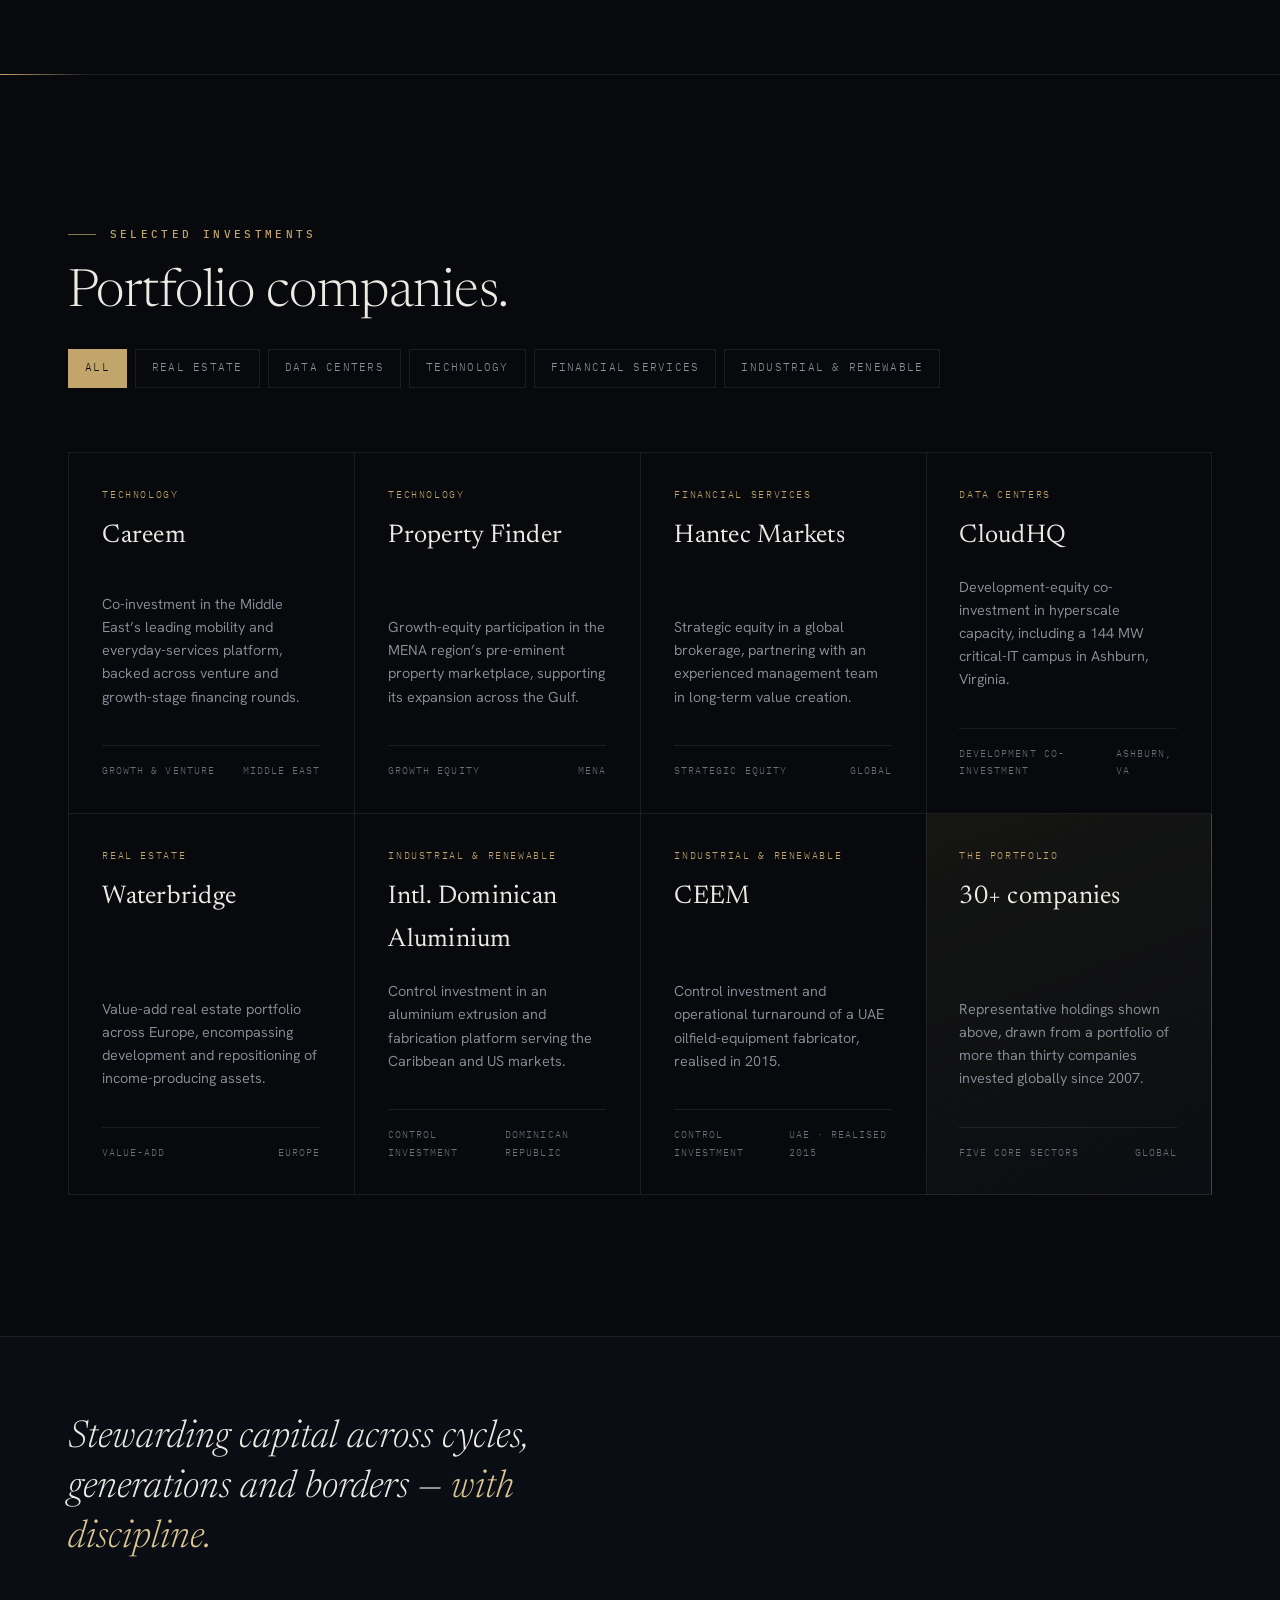
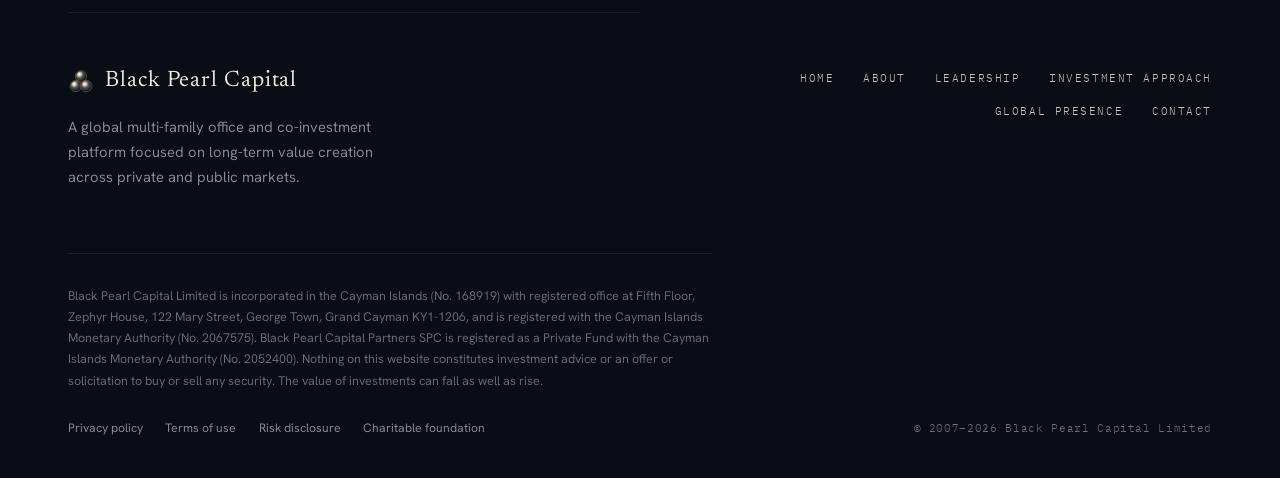
<file: approach.html>
<!DOCTYPE html>
<html lang="en">
<head>
  <meta charset="UTF-8" />
  <meta name="viewport" content="width=device-width, initial-scale=1" />
  <title>Investment Approach | Black Pearl Capital</title>
  <meta name="description" content="Black Pearl Capital's investment philosophy, focus sectors and portfolio companies." />
  <link rel="canonical" href="https://www.blackpearlcap.com/approach.html" />
  <meta name="theme-color" content="#07090C" />
  <meta property="og:type" content="website" />
  <meta property="og:site_name" content="Black Pearl Capital" />
  <meta property="og:title" content="Investment Approach | Black Pearl Capital" />
  <meta property="og:description" content="Black Pearl Capital's investment philosophy, focus sectors and portfolio companies." />
  <meta property="og:image" content="assets/img/logo-mark.svg" />
  <link rel="icon" type="image/svg+xml" href="assets/img/logo-mark.svg" />
  <link rel="preconnect" href="https://fonts.googleapis.com" />
  <link rel="preconnect" href="https://fonts.gstatic.com" crossorigin />
  <link href="https://fonts.googleapis.com/css2?family=Newsreader:ital,opsz,wght@0,6..72,300;0,6..72,400;0,6..72,500;1,6..72,300;1,6..72,400&family=Hanken+Grotesk:wght@300;400;500;600&family=IBM+Plex+Mono:wght@400;500&display=swap" rel="stylesheet" />
  <link rel="stylesheet" href="assets/css/styles.css" />
</head>
<body>

  <header class="nav" id="nav">
    <div class="nav__inner">
      <a class="brand" href="index.html" aria-label="Black Pearl Capital home">
        <img class="brand__mark" src="assets/img/logo-mark.svg" alt="" aria-hidden="true" />
        <span class="brand__name">Black Pearl Capital</span>
      </a>
      <nav class="nav__links" aria-label="Primary">
        <a href="index.html">Home</a>
        <a href="about.html">About</a>
        <a href="leadership.html">Leadership</a>
        <a href="approach.html" class="is-current" aria-current="page">Investment Approach</a>
        <a href="presence.html">Global Presence</a>
        <a href="contact.html">Contact</a>
      </nav>
      <button class="nav__toggle" aria-label="Toggle menu" aria-expanded="false" aria-controls="nav">
        <span></span><span></span><span></span>
      </button>
    </div>
  </header>

  <main id="top">

    <section class="page-hero">
      <div class="container">
        <p class="eyebrow">Black Pearl Capital</p>
        <h1 class="page-hero__title">Investment approach</h1>
        <p class="page-hero__sub">How we deploy and preserve capital across private and public markets.</p>
      </div>
    </section>

<section class="section section--hair" id="philosophy" aria-labelledby="phil-title">
      <div class="container">
        <div class="section-head reveal">
          <p class="eyebrow">Investment Philosophy</p>
          <h2 class="section-title" id="phil-title">Capital deployed with conviction, <em>preserved with discipline.</em></h2>
        </div>

        <div class="pillars">
          <article class="pillar reveal">
            <h3>Proprietary Investments</h3>
            <p>A prudent, opportunistic stance across global markets &mdash; seeking value while weighing downside risk. We favour control positions that allow active collaboration with management, sizing each commitment carefully and holding without a predefined investment horizon.</p>
          </article>
          <article class="pillar reveal" data-reveal-delay="1">
            <h3>Co-Investment Platform</h3>
            <p>Black Pearl Capital Partners SPC, a Cayman-domiciled private fund regulated by CIMA, enables co-investors to participate alongside the firm &mdash; in a single transaction or across portfolios that express our highest-conviction strategies, under independent oversight.</p>
          </article>
        </div>

        <div class="tenets">
          <div class="tenet reveal">
            <h4>Capital Preservation</h4>
            <p>As conservative investors we avoid leveraging our positions and size each commitment to account for downside risk.</p>
          </div>
          <div class="tenet reveal" data-reveal-delay="1">
            <h4>Long-Term Value</h4>
            <p>We monitor market conditions and business cycles to compound value patiently, unconstrained by a conventional horizon.</p>
          </div>
          <div class="tenet reveal" data-reveal-delay="2">
            <h4>Operational Excellence</h4>
            <p>We work alongside management to develop and execute strategy, contributing both capital and on-the-ground support.</p>
          </div>
          <div class="tenet reveal" data-reveal-delay="3">
            <h4>Risk Management</h4>
            <p>Independent administration, depository, legal and audit counterparties underpin robust governance for every mandate.</p>
          </div>
        </div>
      </div>
    </section>
<section class="section section--hair" id="focus" aria-labelledby="focus-title">
      <div class="container">
        <div class="section-head reveal">
          <p class="eyebrow">Investment Focus</p>
          <h2 class="section-title" id="focus-title">Where we deploy capital.</h2>
        </div>

        <div class="focus__grid">
          <article class="fcard reveal" tabindex="0">
            <div class="fcard__art" aria-hidden="true">
              <svg viewBox="0 0 400 400" preserveAspectRatio="xMidYMid slice" fill="none" stroke="#C2A56A" stroke-opacity="0.4">
                <g stroke-width="1">
                  <rect x="40" y="150" width="58" height="230"/>
                  <rect x="112" y="90" width="70" height="290"/>
                  <rect x="196" y="170" width="52" height="210"/>
                  <rect x="262" y="60" width="76" height="320"/>
                  <g stroke-opacity="0.5">
                    <line x1="124" y1="120" x2="170" y2="120"/><line x1="124" y1="150" x2="170" y2="150"/>
                    <line x1="124" y1="180" x2="170" y2="180"/><line x1="124" y1="210" x2="170" y2="210"/>
                    <line x1="124" y1="240" x2="170" y2="240"/>
                    <line x1="274" y1="100" x2="326" y2="100"/><line x1="274" y1="130" x2="326" y2="130"/>
                    <line x1="274" y1="160" x2="326" y2="160"/><line x1="274" y1="190" x2="326" y2="190"/>
                    <line x1="274" y1="220" x2="326" y2="220"/>
                  </g>
                </g>
              </svg>
            </div>
            <span class="fcard__k">Since 2007</span>
            <h3>Real Estate</h3>
            <p>Our principal arena for capital deployment, spanning greenfield development, value-add and core yielding assets across multiple geographies.</p>
          </article>

          <article class="fcard reveal" data-reveal-delay="1" tabindex="0">
            <div class="fcard__art" aria-hidden="true">
              <svg viewBox="0 0 400 400" preserveAspectRatio="xMidYMid slice" fill="none" stroke="#C2A56A" stroke-opacity="0.38">
                <g stroke-width="1">
                  <rect x="70" y="70" width="120" height="260"/>
                  <rect x="210" y="70" width="120" height="260"/>
                  <g stroke-opacity="0.55">
                    <line x1="70" y1="100" x2="190" y2="100"/><line x1="70" y1="130" x2="190" y2="130"/>
                    <line x1="70" y1="160" x2="190" y2="160"/><line x1="70" y1="190" x2="190" y2="190"/>
                    <line x1="70" y1="220" x2="190" y2="220"/><line x1="70" y1="250" x2="190" y2="250"/>
                    <line x1="70" y1="280" x2="190" y2="280"/>
                    <line x1="210" y1="100" x2="330" y2="100"/><line x1="210" y1="130" x2="330" y2="130"/>
                    <line x1="210" y1="160" x2="330" y2="160"/><line x1="210" y1="190" x2="330" y2="190"/>
                    <line x1="210" y1="220" x2="330" y2="220"/><line x1="210" y1="250" x2="330" y2="250"/>
                    <line x1="210" y1="280" x2="330" y2="280"/>
                  </g>
                  <circle cx="178" cy="115" r="3" fill="#C2A56A" stroke="none"/>
                  <circle cx="318" cy="115" r="3" fill="#C2A56A" stroke="none"/>
                </g>
              </svg>
            </div>
            <span class="fcard__k">Since 2016</span>
            <h3>Hyperscale Data Centers</h3>
            <p>Co-investing development equity in hyperscale projects across the USA, Europe and Latin America &mdash; including more than 1,000 MW of critical IT capacity.</p>
          </article>

          <article class="fcard reveal" tabindex="0">
            <div class="fcard__art" aria-hidden="true">
              <svg viewBox="0 0 400 400" preserveAspectRatio="xMidYMid slice" fill="none" stroke="#C2A56A" stroke-opacity="0.4">
                <g stroke-width="1">
                  <line x1="90" y1="110" x2="200" y2="180"/><line x1="200" y1="180" x2="310" y2="120"/>
                  <line x1="200" y1="180" x2="150" y2="300"/><line x1="200" y1="180" x2="290" y2="280"/>
                  <line x1="90" y1="110" x2="150" y2="300"/><line x1="310" y1="120" x2="290" y2="280"/>
                </g>
                <g fill="#C2A56A" stroke="none">
                  <circle cx="90" cy="110" r="5"/><circle cx="310" cy="120" r="5"/>
                  <circle cx="200" cy="180" r="7"/><circle cx="150" cy="300" r="5"/>
                  <circle cx="290" cy="280" r="5"/>
                </g>
              </svg>
            </div>
            <span class="fcard__k">Venture &amp; growth</span>
            <h3>Technology</h3>
            <p>Selective venture and growth-stage co-investments, with a focus on software and consumer platforms with durable network effects.</p>
          </article>

          <article class="fcard reveal" data-reveal-delay="1" tabindex="0">
            <div class="fcard__art" aria-hidden="true">
              <svg viewBox="0 0 400 400" preserveAspectRatio="xMidYMid slice" fill="none" stroke="#C2A56A" stroke-opacity="0.4">
                <g stroke-width="1" stroke-opacity="0.3">
                  <line x1="40" y1="120" x2="360" y2="120"/><line x1="40" y1="200" x2="360" y2="200"/>
                  <line x1="40" y1="280" x2="360" y2="280"/>
                </g>
                <polyline points="40,300 110,250 170,270 240,170 300,190 360,90" stroke-width="1.6"/>
                <g fill="#C2A56A" stroke="none">
                  <circle cx="110" cy="250" r="3.5"/><circle cx="240" cy="170" r="3.5"/><circle cx="360" cy="90" r="4"/>
                </g>
              </svg>
            </div>
            <span class="fcard__k">A decade invested</span>
            <h3>Financial Services</h3>
            <p>Strategic investment behind experienced management teams, partnering collaboratively in long-term value creation.</p>
          </article>

          <article class="fcard reveal" data-reveal-delay="2" tabindex="0">
            <div class="fcard__art" aria-hidden="true">
              <svg viewBox="0 0 400 400" preserveAspectRatio="xMidYMid slice" fill="none" stroke="#C2A56A" stroke-opacity="0.42">
                <g stroke-width="1.4">
                  <line x1="200" y1="210" x2="200" y2="340"/>
                  <circle cx="200" cy="190" r="14"/>
                  <path d="M200 176 L200 70"/>
                  <path d="M200 190 L300 250"/>
                  <path d="M200 190 L100 250"/>
                </g>
                <g stroke-width="1" stroke-opacity="0.3">
                  <circle cx="200" cy="190" r="60"/><circle cx="200" cy="190" r="92"/>
                </g>
              </svg>
            </div>
            <span class="fcard__k">Early-mover since 2009</span>
            <h3>Industrial &amp; Renewable Energy</h3>
            <p>An early mover in solar, wind and biomass, with active industrial turnarounds across oilfield equipment and metals fabrication.</p>
          </article>
        </div>
      </div>
    </section>
<section class="section section--hair" id="portfolio" aria-labelledby="pf-title">
      <div class="container">
        <div class="section-head pf-head reveal">
          <div>
            <p class="eyebrow">Selected Investments</p>
            <h2 class="section-title" id="pf-title">Portfolio companies.</h2>
          </div>
          <div class="pf-filters" role="group" aria-label="Filter portfolio by sector">
            <button class="pf-filter is-on" type="button" data-filter="all">All</button>
            <button class="pf-filter" type="button" data-filter="real-estate">Real Estate</button>
            <button class="pf-filter" type="button" data-filter="data-centers">Data Centers</button>
            <button class="pf-filter" type="button" data-filter="technology">Technology</button>
            <button class="pf-filter" type="button" data-filter="financial">Financial Services</button>
            <button class="pf-filter" type="button" data-filter="industrial">Industrial &amp; Renewable</button>
          </div>
        </div>

        <div class="pf-grid" id="pf-grid">
          <article class="pf-card reveal" data-sector="technology">
            <div class="pf-card__top">
              <span class="pf-card__sector">Technology</span>
              <div class="pf-card__name">Careem</div>
            </div>
            <p class="pf-card__desc">Co-investment in the Middle East&rsquo;s leading mobility and everyday-services platform, backed across venture and growth-stage financing rounds.</p>
            <div class="pf-card__meta"><span>Growth &amp; venture</span><span>Middle East</span></div>
          </article>

          <article class="pf-card reveal" data-sector="technology">
            <div class="pf-card__top">
              <span class="pf-card__sector">Technology</span>
              <div class="pf-card__name">Property Finder</div>
            </div>
            <p class="pf-card__desc">Growth-equity participation in the MENA region&rsquo;s pre-eminent property marketplace, supporting its expansion across the Gulf.</p>
            <div class="pf-card__meta"><span>Growth equity</span><span>MENA</span></div>
          </article>

          <article class="pf-card reveal" data-sector="financial">
            <div class="pf-card__top">
              <span class="pf-card__sector">Financial Services</span>
              <div class="pf-card__name">Hantec Markets</div>
            </div>
            <p class="pf-card__desc">Strategic equity in a global brokerage, partnering with an experienced management team in long-term value creation.</p>
            <div class="pf-card__meta"><span>Strategic equity</span><span>Global</span></div>
          </article>

          <article class="pf-card reveal" data-sector="data-centers">
            <div class="pf-card__top">
              <span class="pf-card__sector">Data Centers</span>
              <div class="pf-card__name">CloudHQ</div>
            </div>
            <p class="pf-card__desc">Development-equity co-investment in hyperscale capacity, including a 144&nbsp;MW critical-IT campus in Ashburn, Virginia.</p>
            <div class="pf-card__meta"><span>Development co-investment</span><span>Ashburn, VA</span></div>
          </article>

          <article class="pf-card reveal" data-sector="real-estate">
            <div class="pf-card__top">
              <span class="pf-card__sector">Real Estate</span>
              <div class="pf-card__name">Waterbridge</div>
            </div>
            <p class="pf-card__desc">Value-add real estate portfolio across Europe, encompassing development and repositioning of income-producing assets.</p>
            <div class="pf-card__meta"><span>Value-add</span><span>Europe</span></div>
          </article>

          <article class="pf-card reveal" data-sector="industrial">
            <div class="pf-card__top">
              <span class="pf-card__sector">Industrial &amp; Renewable</span>
              <div class="pf-card__name">Intl. Dominican Aluminium</div>
            </div>
            <p class="pf-card__desc">Control investment in an aluminium extrusion and fabrication platform serving the Caribbean and US markets.</p>
            <div class="pf-card__meta"><span>Control investment</span><span>Dominican Republic</span></div>
          </article>

          <article class="pf-card reveal" data-sector="industrial">
            <div class="pf-card__top">
              <span class="pf-card__sector">Industrial &amp; Renewable</span>
              <div class="pf-card__name">CEEM</div>
            </div>
            <p class="pf-card__desc">Control investment and operational turnaround of a UAE oilfield-equipment fabricator, realised in 2015.</p>
            <div class="pf-card__meta"><span>Control investment</span><span>UAE &middot; Realised 2015</span></div>
          </article>

          <article class="pf-card pf-card--summary reveal" data-sector="all">
            <div class="pf-card__top">
              <span class="pf-card__sector">The Portfolio</span>
              <div class="pf-card__name">30+ companies</div>
            </div>
            <p class="pf-card__desc">Representative holdings shown above, drawn from a portfolio of more than thirty companies invested globally since 2007.</p>
            <div class="pf-card__meta"><span>Five core sectors</span><span>Global</span></div>
          </article>
        </div>
        <p class="pf-note" id="pf-empty" hidden>No companies shown for this sector.</p>
      </div>
    </section>
  </main>

<footer class="footer">
    <div class="container">
      <p class="footer__statement reveal">Stewarding capital across cycles, generations and borders &mdash; <em>with discipline.</em></p>
      <div class="footer__top">
        <div class="footer__brand">
          <a class="brand" href="index.html" aria-label="Black Pearl Capital home">
            <img class="brand__mark" src="assets/img/logo-mark.svg" alt="" aria-hidden="true" />
            <span class="brand__name">Black Pearl Capital</span>
          </a>
          <p class="footer__tag">A global multi-family office and co-investment platform focused on long-term value creation across private and public markets.</p>
        </div>
        <nav class="footer__nav" aria-label="Footer">
          <a href="index.html">Home</a>
          <a href="about.html">About</a>
          <a href="leadership.html">Leadership</a>
          <a href="approach.html">Investment Approach</a>
          <a href="presence.html">Global Presence</a>
          <a href="contact.html">Contact</a>
        </nav>
      </div>

      <div class="footer__legal">
        Black Pearl Capital Limited is incorporated in the Cayman Islands (No. 168919) with registered office at Fifth Floor, Zephyr House, 122 Mary Street, George Town, Grand Cayman KY1-1206, and is registered with the Cayman Islands Monetary Authority (No. 2067575). Black Pearl Capital Partners SPC is registered as a Private Fund with the Cayman Islands Monetary Authority (No. 2052400). Nothing on this website constitutes investment advice or an offer or solicitation to buy or sell any security. The value of investments can fall as well as rise.
      </div>

      <div class="footer__bottom">
        <div class="footer__policies">
          <a href="https://www.blackpearlcap.com/privacy-policy" target="_blank" rel="noopener">Privacy policy</a>
          <a href="https://www.blackpearlcap.com/website-terms-of-use" target="_blank" rel="noopener">Terms of use</a>
          <a href="https://www.blackpearlcap.com/risk-disclosure" target="_blank" rel="noopener">Risk disclosure</a>
          <a href="https://www.blackpearlcap.com/charitable-foundation" target="_blank" rel="noopener">Charitable foundation</a>
        </div>
        <div class="footer__copy">&copy; 2007&ndash;<span id="year">2026</span> Black Pearl Capital Limited</div>
      </div>
    </div>
  </footer>
  <script src="components/world-map.js"></script>
  <script src="components/reveal.js"></script>
  <script src="assets/js/main.js"></script>
</body>
</html>
</file>
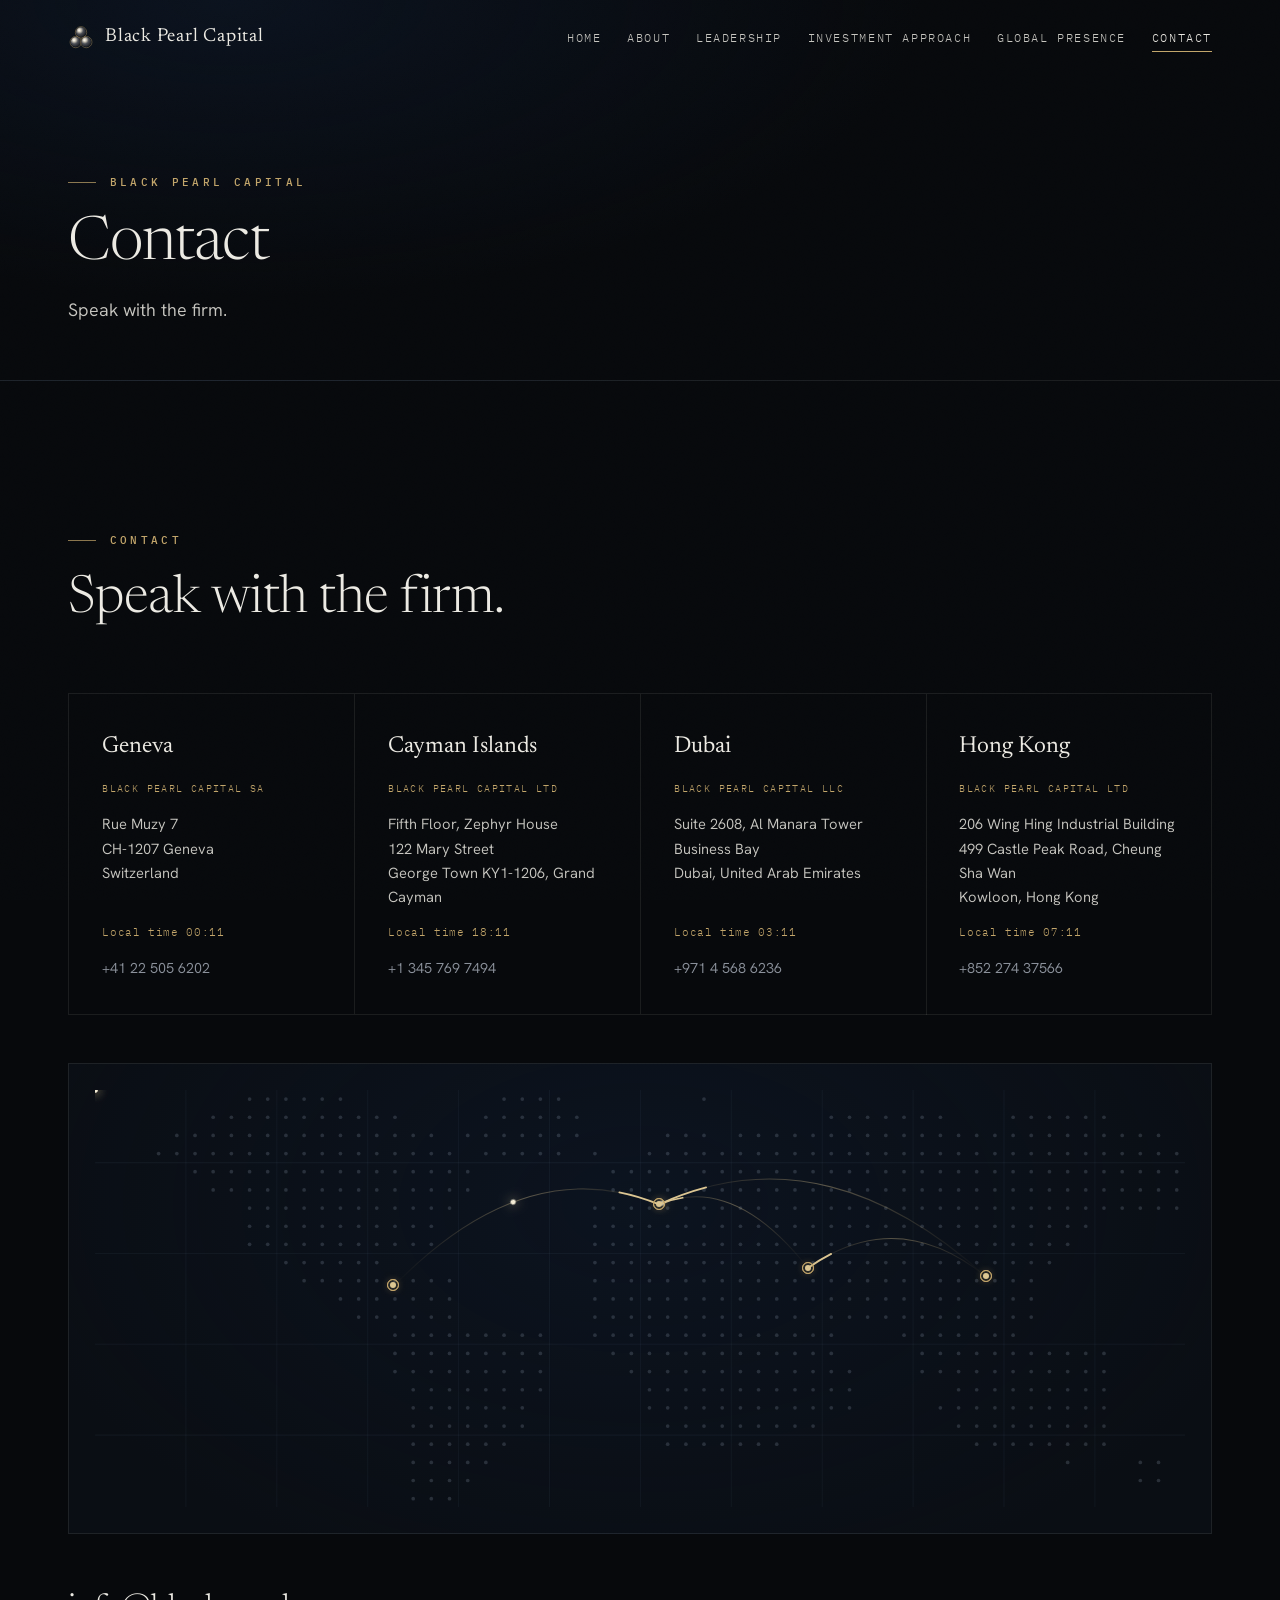
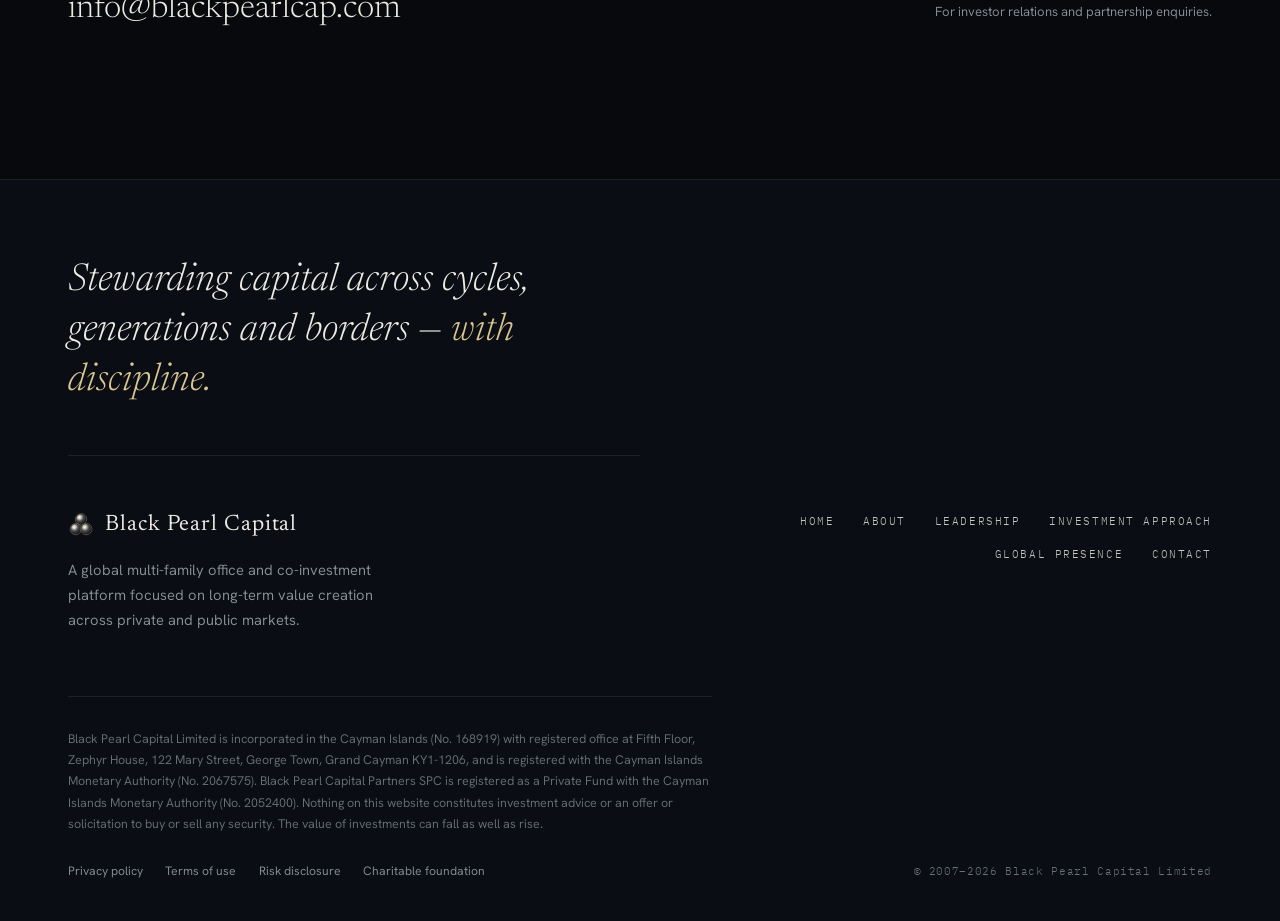
<file: contact.html>
<!DOCTYPE html>
<html lang="en">
<head>
  <meta charset="UTF-8" />
  <meta name="viewport" content="width=device-width, initial-scale=1" />
  <title>Contact | Black Pearl Capital</title>
  <meta name="description" content="Contact Black Pearl Capital — offices in Geneva, the Cayman Islands, Dubai and Hong Kong." />
  <link rel="canonical" href="https://www.blackpearlcap.com/contact.html" />
  <meta name="theme-color" content="#07090C" />
  <meta property="og:type" content="website" />
  <meta property="og:site_name" content="Black Pearl Capital" />
  <meta property="og:title" content="Contact | Black Pearl Capital" />
  <meta property="og:description" content="Contact Black Pearl Capital — offices in Geneva, the Cayman Islands, Dubai and Hong Kong." />
  <meta property="og:image" content="assets/img/logo-mark.svg" />
  <link rel="icon" type="image/svg+xml" href="assets/img/logo-mark.svg" />
  <link rel="preconnect" href="https://fonts.googleapis.com" />
  <link rel="preconnect" href="https://fonts.gstatic.com" crossorigin />
  <link href="https://fonts.googleapis.com/css2?family=Newsreader:ital,opsz,wght@0,6..72,300;0,6..72,400;0,6..72,500;1,6..72,300;1,6..72,400&family=Hanken+Grotesk:wght@300;400;500;600&family=IBM+Plex+Mono:wght@400;500&display=swap" rel="stylesheet" />
  <link rel="stylesheet" href="assets/css/styles.css" />
</head>
<body>

  <header class="nav" id="nav">
    <div class="nav__inner">
      <a class="brand" href="index.html" aria-label="Black Pearl Capital home">
        <img class="brand__mark" src="assets/img/logo-mark.svg" alt="" aria-hidden="true" />
        <span class="brand__name">Black Pearl Capital</span>
      </a>
      <nav class="nav__links" aria-label="Primary">
        <a href="index.html">Home</a>
        <a href="about.html">About</a>
        <a href="leadership.html">Leadership</a>
        <a href="approach.html">Investment Approach</a>
        <a href="presence.html">Global Presence</a>
        <a href="contact.html" class="is-current" aria-current="page">Contact</a>
      </nav>
      <button class="nav__toggle" aria-label="Toggle menu" aria-expanded="false" aria-controls="nav">
        <span></span><span></span><span></span>
      </button>
    </div>
  </header>

  <main id="top">

    <section class="page-hero">
      <div class="container">
        <p class="eyebrow">Black Pearl Capital</p>
        <h1 class="page-hero__title">Contact</h1>
        <p class="page-hero__sub">Speak with the firm.</p>
      </div>
    </section>

<section class="section section--hair" id="contact" aria-labelledby="contact-title">
      <div class="container">
        <div class="section-head reveal">
          <p class="eyebrow">Contact</p>
          <h2 class="section-title" id="contact-title">Speak with the firm.</h2>
        </div>

        <div class="contact__grid">
          <div class="contact-card reveal">
            <div class="contact-card__city">Geneva</div>
            <span class="contact-card__entity">Black Pearl Capital SA</span>
            <address>Rue Muzy 7<br>CH-1207 Geneva<br>Switzerland</address>
            <span class="contact-card__time" data-tz="Europe/Zurich">Local time &mdash;&mdash;:&mdash;&mdash;</span>
            <a class="tel" href="tel:+41225056202">+41 22 505 6202</a>
          </div>
          <div class="contact-card reveal" data-reveal-delay="1">
            <div class="contact-card__city">Cayman Islands</div>
            <span class="contact-card__entity">Black Pearl Capital Ltd</span>
            <address>Fifth Floor, Zephyr House<br>122 Mary Street<br>George Town KY1-1206, Grand Cayman</address>
            <span class="contact-card__time" data-tz="America/Cayman">Local time &mdash;&mdash;:&mdash;&mdash;</span>
            <a class="tel" href="tel:+13457697494">+1 345 769 7494</a>
          </div>
          <div class="contact-card reveal" data-reveal-delay="2">
            <div class="contact-card__city">Dubai</div>
            <span class="contact-card__entity">Black Pearl Capital LLC</span>
            <address>Suite 2608, Al Manara Tower<br>Business Bay<br>Dubai, United Arab Emirates</address>
            <span class="contact-card__time" data-tz="Asia/Dubai">Local time &mdash;&mdash;:&mdash;&mdash;</span>
            <a class="tel" href="tel:+97145686236">+971 4 568 6236</a>
          </div>
          <div class="contact-card reveal" data-reveal-delay="3">
            <div class="contact-card__city">Hong Kong</div>
            <span class="contact-card__entity">Black Pearl Capital Ltd</span>
            <address>206 Wing Hing Industrial Building<br>499 Castle Peak Road, Cheung Sha Wan<br>Kowloon, Hong Kong</address>
            <span class="contact-card__time" data-tz="Asia/Hong_Kong">Local time &mdash;&mdash;:&mdash;&mdash;</span>
            <a class="tel" href="tel:+85227437566">+852 274 37566</a>
          </div>
        </div>

        <div class="contact__map reveal" aria-hidden="true">
          <svg class="map-svg" id="contact-map"></svg>
          <div class="map-markers" id="contact-markers"></div>
        </div>

        <div class="contact__foot reveal">
          <a class="contact__mail" href="mailto:info@blackpearlcap.com">info@blackpearlcap.com</a>
          <span class="office__sub">For investor relations and partnership enquiries.</span>
        </div>
      </div>
    </section>
  </main>

<footer class="footer">
    <div class="container">
      <p class="footer__statement reveal">Stewarding capital across cycles, generations and borders &mdash; <em>with discipline.</em></p>
      <div class="footer__top">
        <div class="footer__brand">
          <a class="brand" href="index.html" aria-label="Black Pearl Capital home">
            <img class="brand__mark" src="assets/img/logo-mark.svg" alt="" aria-hidden="true" />
            <span class="brand__name">Black Pearl Capital</span>
          </a>
          <p class="footer__tag">A global multi-family office and co-investment platform focused on long-term value creation across private and public markets.</p>
        </div>
        <nav class="footer__nav" aria-label="Footer">
          <a href="index.html">Home</a>
          <a href="about.html">About</a>
          <a href="leadership.html">Leadership</a>
          <a href="approach.html">Investment Approach</a>
          <a href="presence.html">Global Presence</a>
          <a href="contact.html">Contact</a>
        </nav>
      </div>

      <div class="footer__legal">
        Black Pearl Capital Limited is incorporated in the Cayman Islands (No. 168919) with registered office at Fifth Floor, Zephyr House, 122 Mary Street, George Town, Grand Cayman KY1-1206, and is registered with the Cayman Islands Monetary Authority (No. 2067575). Black Pearl Capital Partners SPC is registered as a Private Fund with the Cayman Islands Monetary Authority (No. 2052400). Nothing on this website constitutes investment advice or an offer or solicitation to buy or sell any security. The value of investments can fall as well as rise.
      </div>

      <div class="footer__bottom">
        <div class="footer__policies">
          <a href="https://www.blackpearlcap.com/privacy-policy" target="_blank" rel="noopener">Privacy policy</a>
          <a href="https://www.blackpearlcap.com/website-terms-of-use" target="_blank" rel="noopener">Terms of use</a>
          <a href="https://www.blackpearlcap.com/risk-disclosure" target="_blank" rel="noopener">Risk disclosure</a>
          <a href="https://www.blackpearlcap.com/charitable-foundation" target="_blank" rel="noopener">Charitable foundation</a>
        </div>
        <div class="footer__copy">&copy; 2007&ndash;<span id="year">2026</span> Black Pearl Capital Limited</div>
      </div>
    </div>
  </footer>
  <script src="components/world-map.js"></script>
  <script src="components/reveal.js"></script>
  <script src="assets/js/main.js"></script>
</body>
</html>
</file>
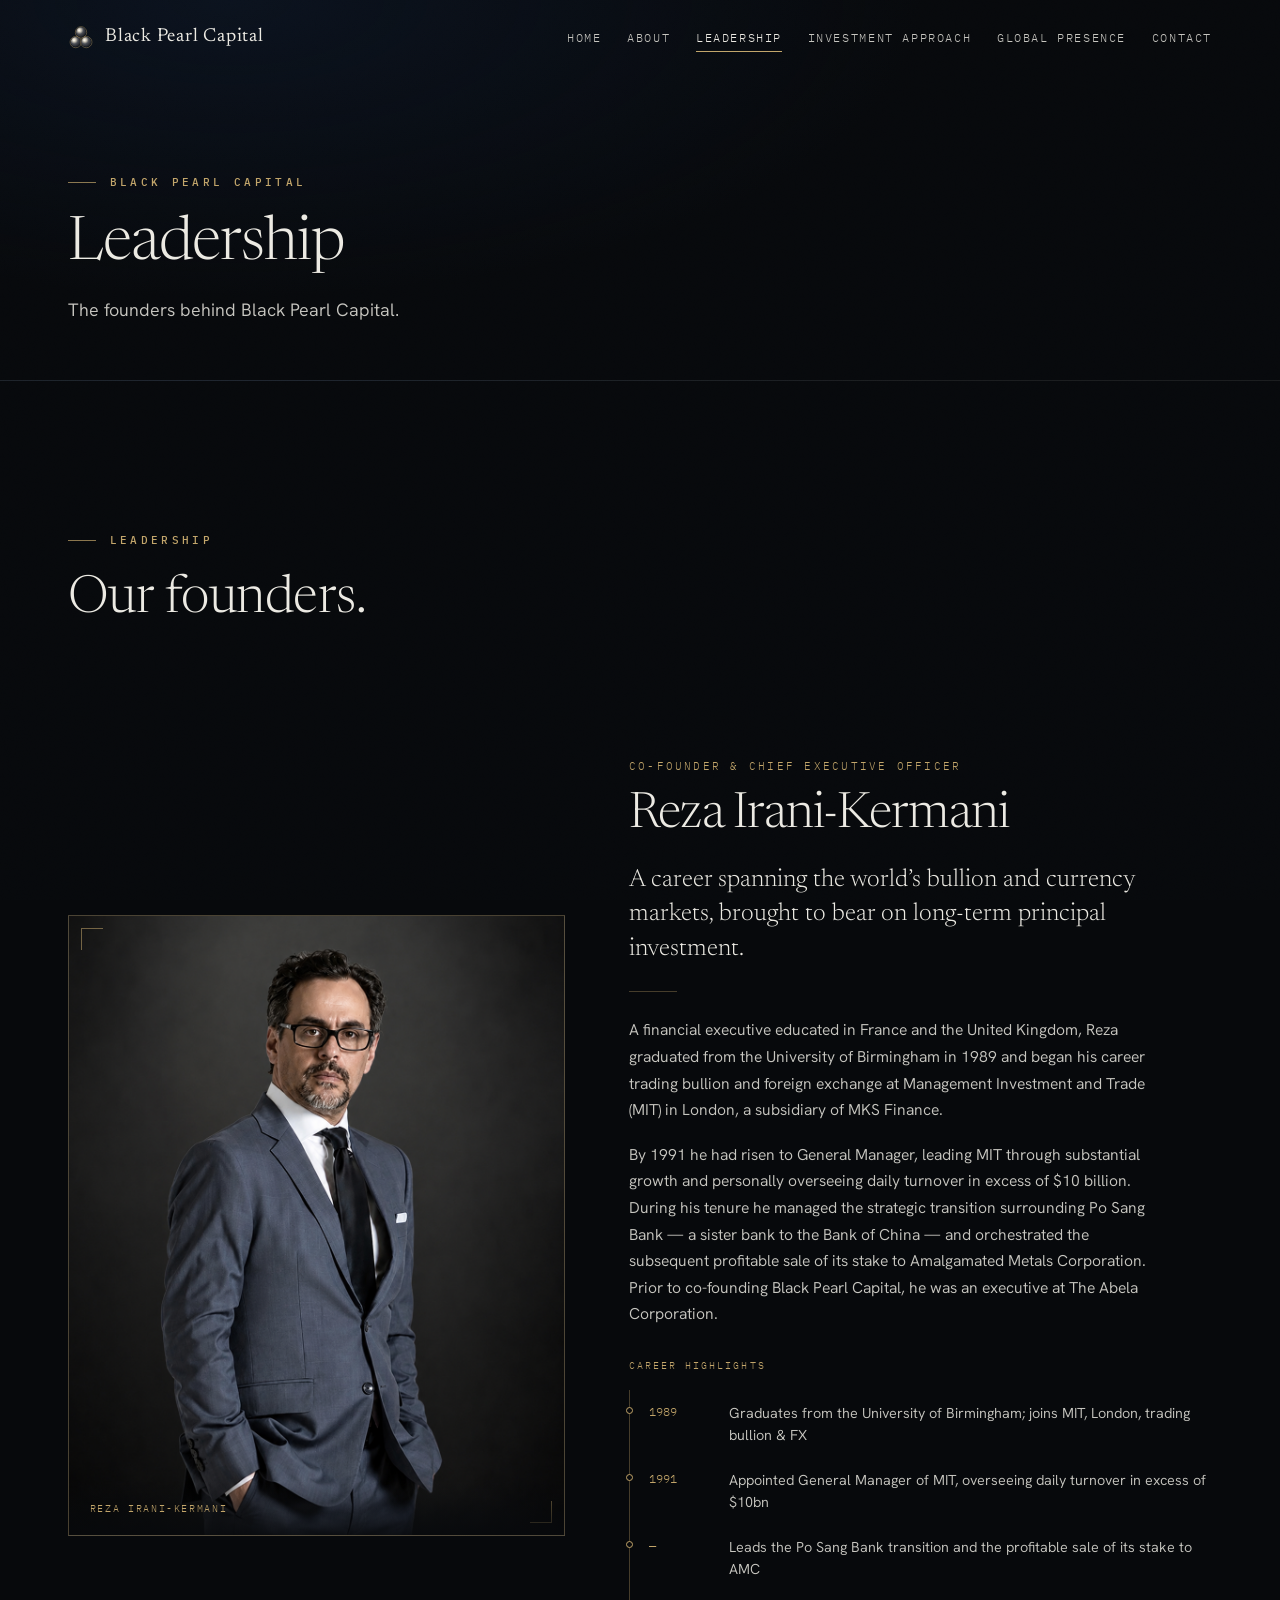
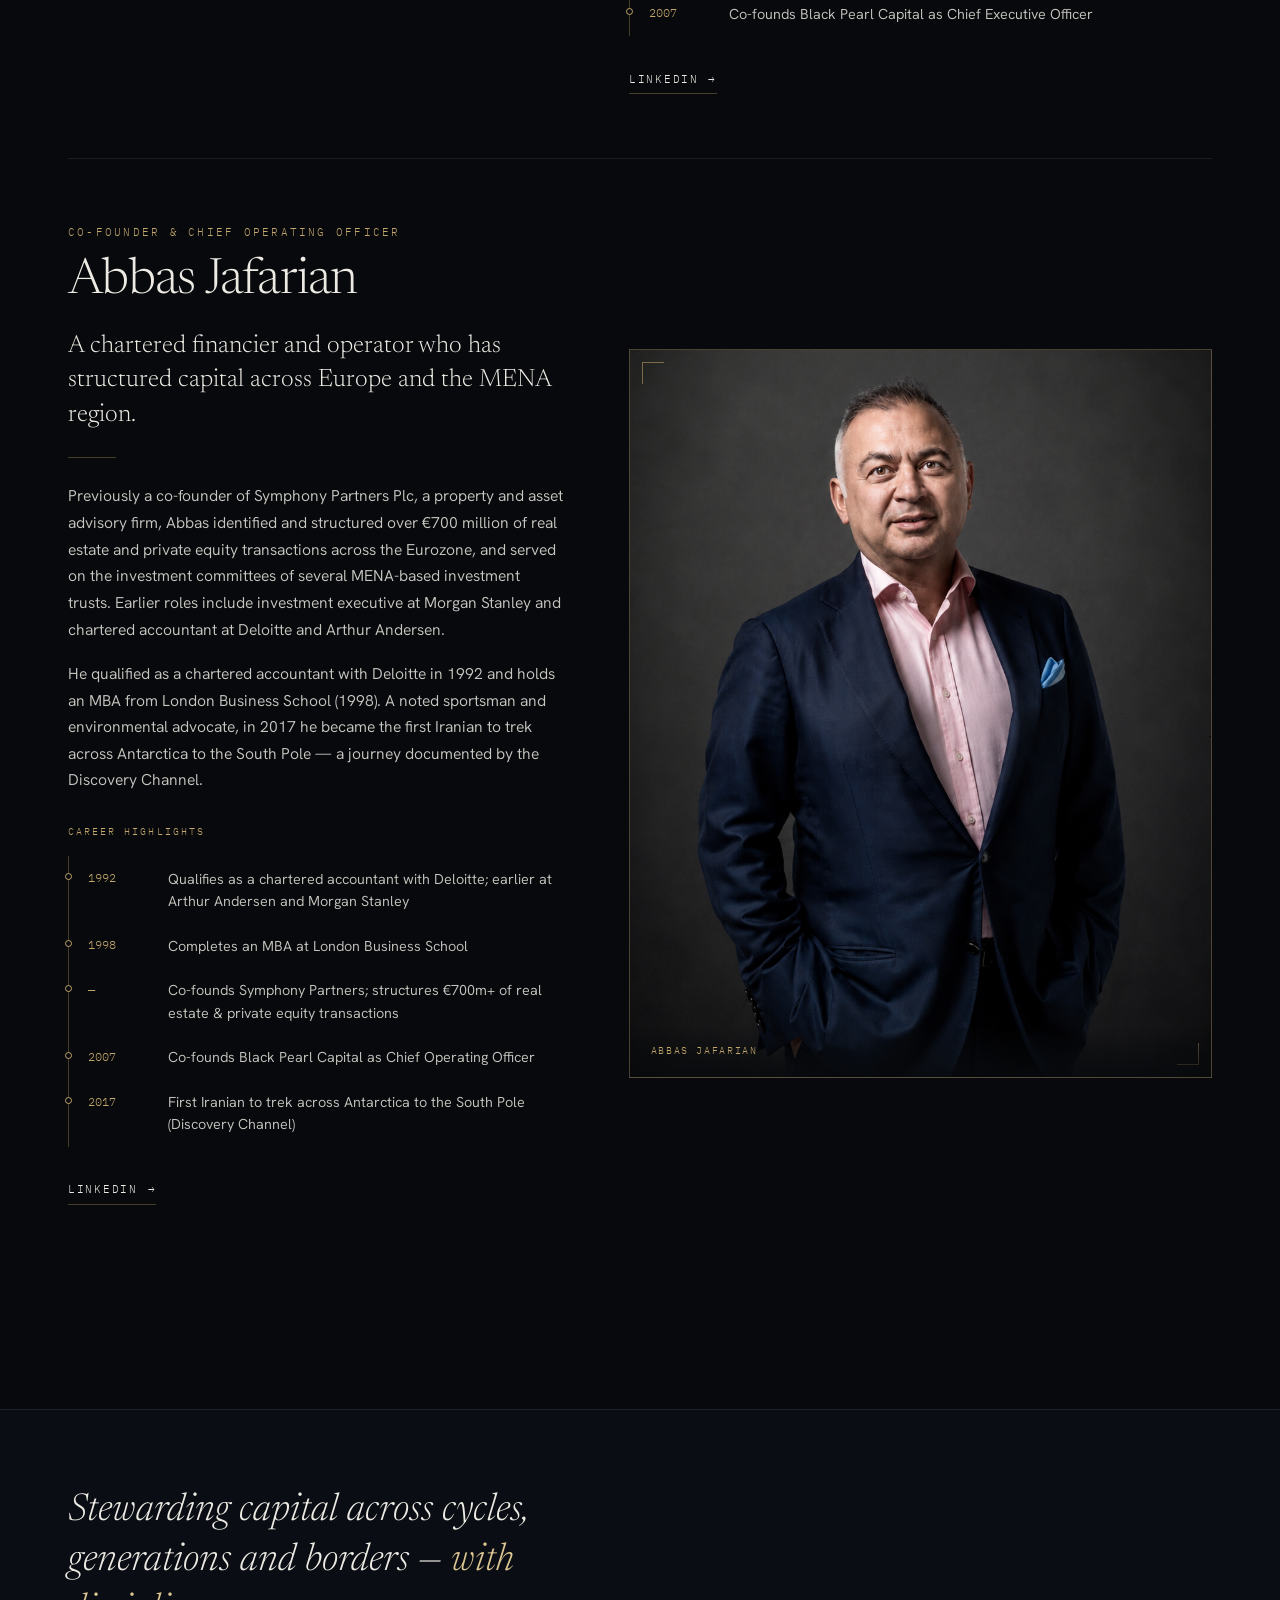
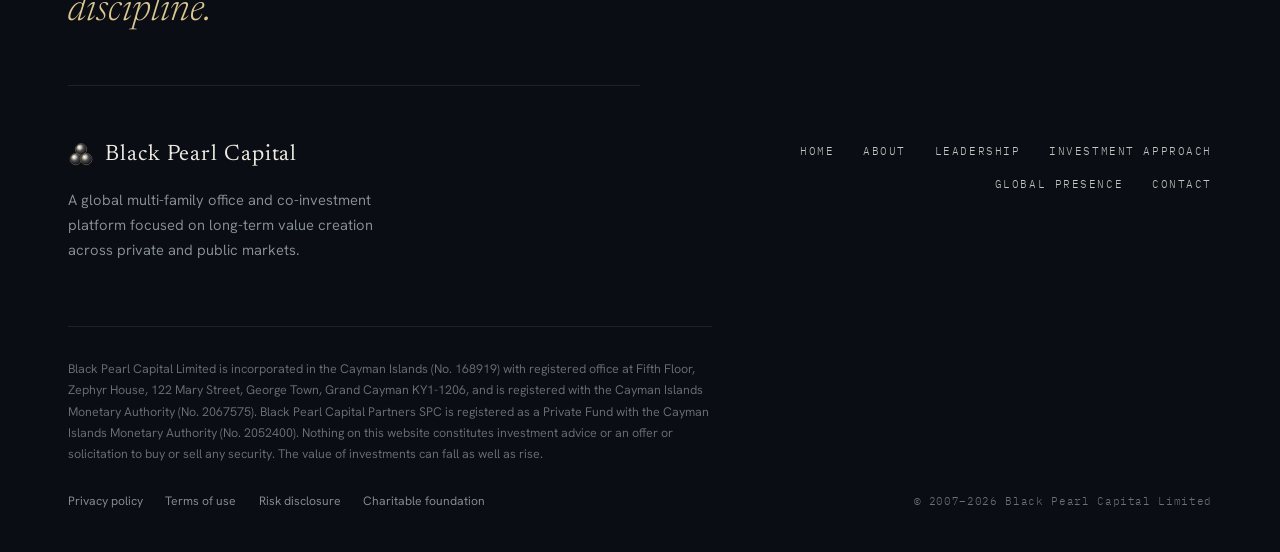
<file: leadership.html>
<!DOCTYPE html>
<html lang="en">
<head>
  <meta charset="UTF-8" />
  <meta name="viewport" content="width=device-width, initial-scale=1" />
  <title>Leadership | Black Pearl Capital</title>
  <meta name="description" content="The founders of Black Pearl Capital: Reza Irani-Kermani and Abbas Jafarian." />
  <link rel="canonical" href="https://www.blackpearlcap.com/leadership.html" />
  <meta name="theme-color" content="#07090C" />
  <meta property="og:type" content="website" />
  <meta property="og:site_name" content="Black Pearl Capital" />
  <meta property="og:title" content="Leadership | Black Pearl Capital" />
  <meta property="og:description" content="The founders of Black Pearl Capital: Reza Irani-Kermani and Abbas Jafarian." />
  <meta property="og:image" content="assets/img/logo-mark.svg" />
  <link rel="icon" type="image/svg+xml" href="assets/img/logo-mark.svg" />
  <link rel="preconnect" href="https://fonts.googleapis.com" />
  <link rel="preconnect" href="https://fonts.gstatic.com" crossorigin />
  <link href="https://fonts.googleapis.com/css2?family=Newsreader:ital,opsz,wght@0,6..72,300;0,6..72,400;0,6..72,500;1,6..72,300;1,6..72,400&family=Hanken+Grotesk:wght@300;400;500;600&family=IBM+Plex+Mono:wght@400;500&display=swap" rel="stylesheet" />
  <link rel="stylesheet" href="assets/css/styles.css" />
</head>
<body>

  <header class="nav" id="nav">
    <div class="nav__inner">
      <a class="brand" href="index.html" aria-label="Black Pearl Capital home">
        <img class="brand__mark" src="assets/img/logo-mark.svg" alt="" aria-hidden="true" />
        <span class="brand__name">Black Pearl Capital</span>
      </a>
      <nav class="nav__links" aria-label="Primary">
        <a href="index.html">Home</a>
        <a href="about.html">About</a>
        <a href="leadership.html" class="is-current" aria-current="page">Leadership</a>
        <a href="approach.html">Investment Approach</a>
        <a href="presence.html">Global Presence</a>
        <a href="contact.html">Contact</a>
      </nav>
      <button class="nav__toggle" aria-label="Toggle menu" aria-expanded="false" aria-controls="nav">
        <span></span><span></span><span></span>
      </button>
    </div>
  </header>

  <main id="top">

    <section class="page-hero">
      <div class="container">
        <p class="eyebrow">Black Pearl Capital</p>
        <h1 class="page-hero__title">Leadership</h1>
        <p class="page-hero__sub">The founders behind Black Pearl Capital.</p>
      </div>
    </section>

<section class="section section--hair" id="founders" aria-labelledby="founders-title">
      <div class="container">
        <div class="section-head reveal">
          <p class="eyebrow">Leadership</p>
          <h2 class="section-title" id="founders-title">Our founders.</h2>
        </div>

        <div class="founders-list">
          <article class="founder reveal">
            <div class="founder__portrait" aria-hidden="true">
              <div class="founder__media">
               <img class="founder__photo" src="assets/img/Reza-Irani-Kermani.png" alt="Reza Irani-Kermani">
                <span class="founder__mono">RK</span>
              </div>
              <svg class="founder__guilloche" viewBox="0 0 200 200" fill="none" stroke="#C2A56A" preserveAspectRatio="xMidYMid meet" aria-hidden="true">
                <g stroke-width="0.5">
                  <circle cx="100" cy="100" r="86"/><circle cx="100" cy="100" r="70"/><circle cx="100" cy="100" r="54"/>
                  <ellipse cx="100" cy="100" rx="86" ry="30"/>
                  <ellipse cx="100" cy="100" rx="86" ry="30" transform="rotate(30 100 100)"/>
                  <ellipse cx="100" cy="100" rx="86" ry="30" transform="rotate(60 100 100)"/>
                  <ellipse cx="100" cy="100" rx="86" ry="30" transform="rotate(90 100 100)"/>
                  <ellipse cx="100" cy="100" rx="86" ry="30" transform="rotate(120 100 100)"/>
                  <ellipse cx="100" cy="100" rx="86" ry="30" transform="rotate(150 100 100)"/>
                </g>
              </svg>
              <span class="founder__frame"></span>
              <span class="founder__plate">Reza Irani-Kermani</span>
            </div>
            <div class="founder__text">
              <p class="founder__role">Co-Founder &amp; Chief Executive Officer</p>
              <h3 class="founder__name">Reza Irani-Kermani</h3>
              <p class="founder__lead">A career spanning the world&rsquo;s bullion and currency markets, brought to bear on long-term principal investment.</p>
              <div class="founder__bio">
                <p>A financial executive educated in France and the United Kingdom, Reza graduated from the University of Birmingham in 1989 and began his career trading bullion and foreign exchange at Management Investment and Trade (MIT) in London, a subsidiary of MKS Finance.</p>
                <p>By 1991 he had risen to General Manager, leading MIT through substantial growth and personally overseeing daily turnover in excess of $10 billion. During his tenure he managed the strategic transition surrounding Po Sang Bank &mdash; a sister bank to the Bank of China &mdash; and orchestrated the subsequent profitable sale of its stake to Amalgamated Metals Corporation. Prior to co-founding Black Pearl Capital, he was an executive at The Abela Corporation.</p>
              </div>
              <div class="career">
                <p class="career__head">Career highlights</p>
                <ul class="career__list">
                  <li><span class="career__yr">1989</span><span class="career__ev">Graduates from the University of Birmingham; joins MIT, London, trading bullion &amp; FX</span></li>
                  <li><span class="career__yr">1991</span><span class="career__ev">Appointed General Manager of MIT, overseeing daily turnover in excess of $10bn</span></li>
                  <li><span class="career__yr">&mdash;</span><span class="career__ev">Leads the Po Sang Bank transition and the profitable sale of its stake to AMC</span></li>
                  <li><span class="career__yr">2007</span><span class="career__ev">Co-founds Black Pearl Capital as Chief Executive Officer</span></li>
                </ul>
              </div>
              <a class="founder__link" href="https://www.linkedin.com/in/reza-irani-kermani/" target="_blank" rel="noopener">LinkedIn <span aria-hidden="true">&rarr;</span></a>
            </div>
          </article>

          <article class="founder reveal">
            <div class="founder__portrait" aria-hidden="true">
              <div class="founder__media">
               <img class="founder__photo" src="assets/img/Abbas-Jafarian.png" alt="Abbas Jafarian">
                <span class="founder__mono">AJ</span>
              </div>
              <svg class="founder__guilloche" viewBox="0 0 200 200" fill="none" stroke="#C2A56A" preserveAspectRatio="xMidYMid meet" aria-hidden="true">
                <g stroke-width="0.5">
                  <circle cx="100" cy="100" r="86"/><circle cx="100" cy="100" r="70"/><circle cx="100" cy="100" r="54"/>
                  <ellipse cx="100" cy="100" rx="86" ry="30"/>
                  <ellipse cx="100" cy="100" rx="86" ry="30" transform="rotate(30 100 100)"/>
                  <ellipse cx="100" cy="100" rx="86" ry="30" transform="rotate(60 100 100)"/>
                  <ellipse cx="100" cy="100" rx="86" ry="30" transform="rotate(90 100 100)"/>
                  <ellipse cx="100" cy="100" rx="86" ry="30" transform="rotate(120 100 100)"/>
                  <ellipse cx="100" cy="100" rx="86" ry="30" transform="rotate(150 100 100)"/>
                </g>
              </svg>
              <span class="founder__frame"></span>
              <span class="founder__plate">Abbas Jafarian</span>
            </div>
            <div class="founder__text">
              <p class="founder__role">Co-Founder &amp; Chief Operating Officer</p>
              <h3 class="founder__name">Abbas Jafarian</h3>
              <p class="founder__lead">A chartered financier and operator who has structured capital across Europe and the MENA region.</p>
              <div class="founder__bio">
                <p>Previously a co-founder of Symphony Partners Plc, a property and asset advisory firm, Abbas identified and structured over &euro;700 million of real estate and private equity transactions across the Eurozone, and served on the investment committees of several MENA-based investment trusts. Earlier roles include investment executive at Morgan Stanley and chartered accountant at Deloitte and Arthur Andersen.</p>
                <p>He qualified as a chartered accountant with Deloitte in 1992 and holds an MBA from London Business School (1998). A noted sportsman and environmental advocate, in 2017 he became the first Iranian to trek across Antarctica to the South Pole &mdash; a journey documented by the Discovery Channel.</p>
              </div>
              <div class="career">
                <p class="career__head">Career highlights</p>
                <ul class="career__list">
                  <li><span class="career__yr">1992</span><span class="career__ev">Qualifies as a chartered accountant with Deloitte; earlier at Arthur Andersen and Morgan Stanley</span></li>
                  <li><span class="career__yr">1998</span><span class="career__ev">Completes an MBA at London Business School</span></li>
                  <li><span class="career__yr">&mdash;</span><span class="career__ev">Co-founds Symphony Partners; structures &euro;700m+ of real estate &amp; private equity transactions</span></li>
                  <li><span class="career__yr">2007</span><span class="career__ev">Co-founds Black Pearl Capital as Chief Operating Officer</span></li>
                  <li><span class="career__yr">2017</span><span class="career__ev">First Iranian to trek across Antarctica to the South Pole (Discovery Channel)</span></li>
                </ul>
              </div>
              <a class="founder__link" href="https://www.linkedin.com/in/abbas-jafarian-8b5b312/" target="_blank" rel="noopener">LinkedIn <span aria-hidden="true">&rarr;</span></a>
            </div>
          </article>
        </div>
      </div>
    </section>
  </main>

<footer class="footer">
    <div class="container">
      <p class="footer__statement reveal">Stewarding capital across cycles, generations and borders &mdash; <em>with discipline.</em></p>
      <div class="footer__top">
        <div class="footer__brand">
          <a class="brand" href="index.html" aria-label="Black Pearl Capital home">
            <img class="brand__mark" src="assets/img/logo-mark.svg" alt="" aria-hidden="true" />
            <span class="brand__name">Black Pearl Capital</span>
          </a>
          <p class="footer__tag">A global multi-family office and co-investment platform focused on long-term value creation across private and public markets.</p>
        </div>
        <nav class="footer__nav" aria-label="Footer">
          <a href="index.html">Home</a>
          <a href="about.html">About</a>
          <a href="leadership.html">Leadership</a>
          <a href="approach.html">Investment Approach</a>
          <a href="presence.html">Global Presence</a>
          <a href="contact.html">Contact</a>
        </nav>
      </div>

      <div class="footer__legal">
        Black Pearl Capital Limited is incorporated in the Cayman Islands (No. 168919) with registered office at Fifth Floor, Zephyr House, 122 Mary Street, George Town, Grand Cayman KY1-1206, and is registered with the Cayman Islands Monetary Authority (No. 2067575). Black Pearl Capital Partners SPC is registered as a Private Fund with the Cayman Islands Monetary Authority (No. 2052400). Nothing on this website constitutes investment advice or an offer or solicitation to buy or sell any security. The value of investments can fall as well as rise.
      </div>

      <div class="footer__bottom">
        <div class="footer__policies">
          <a href="https://www.blackpearlcap.com/privacy-policy" target="_blank" rel="noopener">Privacy policy</a>
          <a href="https://www.blackpearlcap.com/website-terms-of-use" target="_blank" rel="noopener">Terms of use</a>
          <a href="https://www.blackpearlcap.com/risk-disclosure" target="_blank" rel="noopener">Risk disclosure</a>
          <a href="https://www.blackpearlcap.com/charitable-foundation" target="_blank" rel="noopener">Charitable foundation</a>
        </div>
        <div class="footer__copy">&copy; 2007&ndash;<span id="year">2026</span> Black Pearl Capital Limited</div>
      </div>
    </div>
  </footer>
  <script src="components/world-map.js"></script>
  <script src="components/reveal.js"></script>
  <script src="assets/js/main.js"></script>
</body>
</html>
</file>
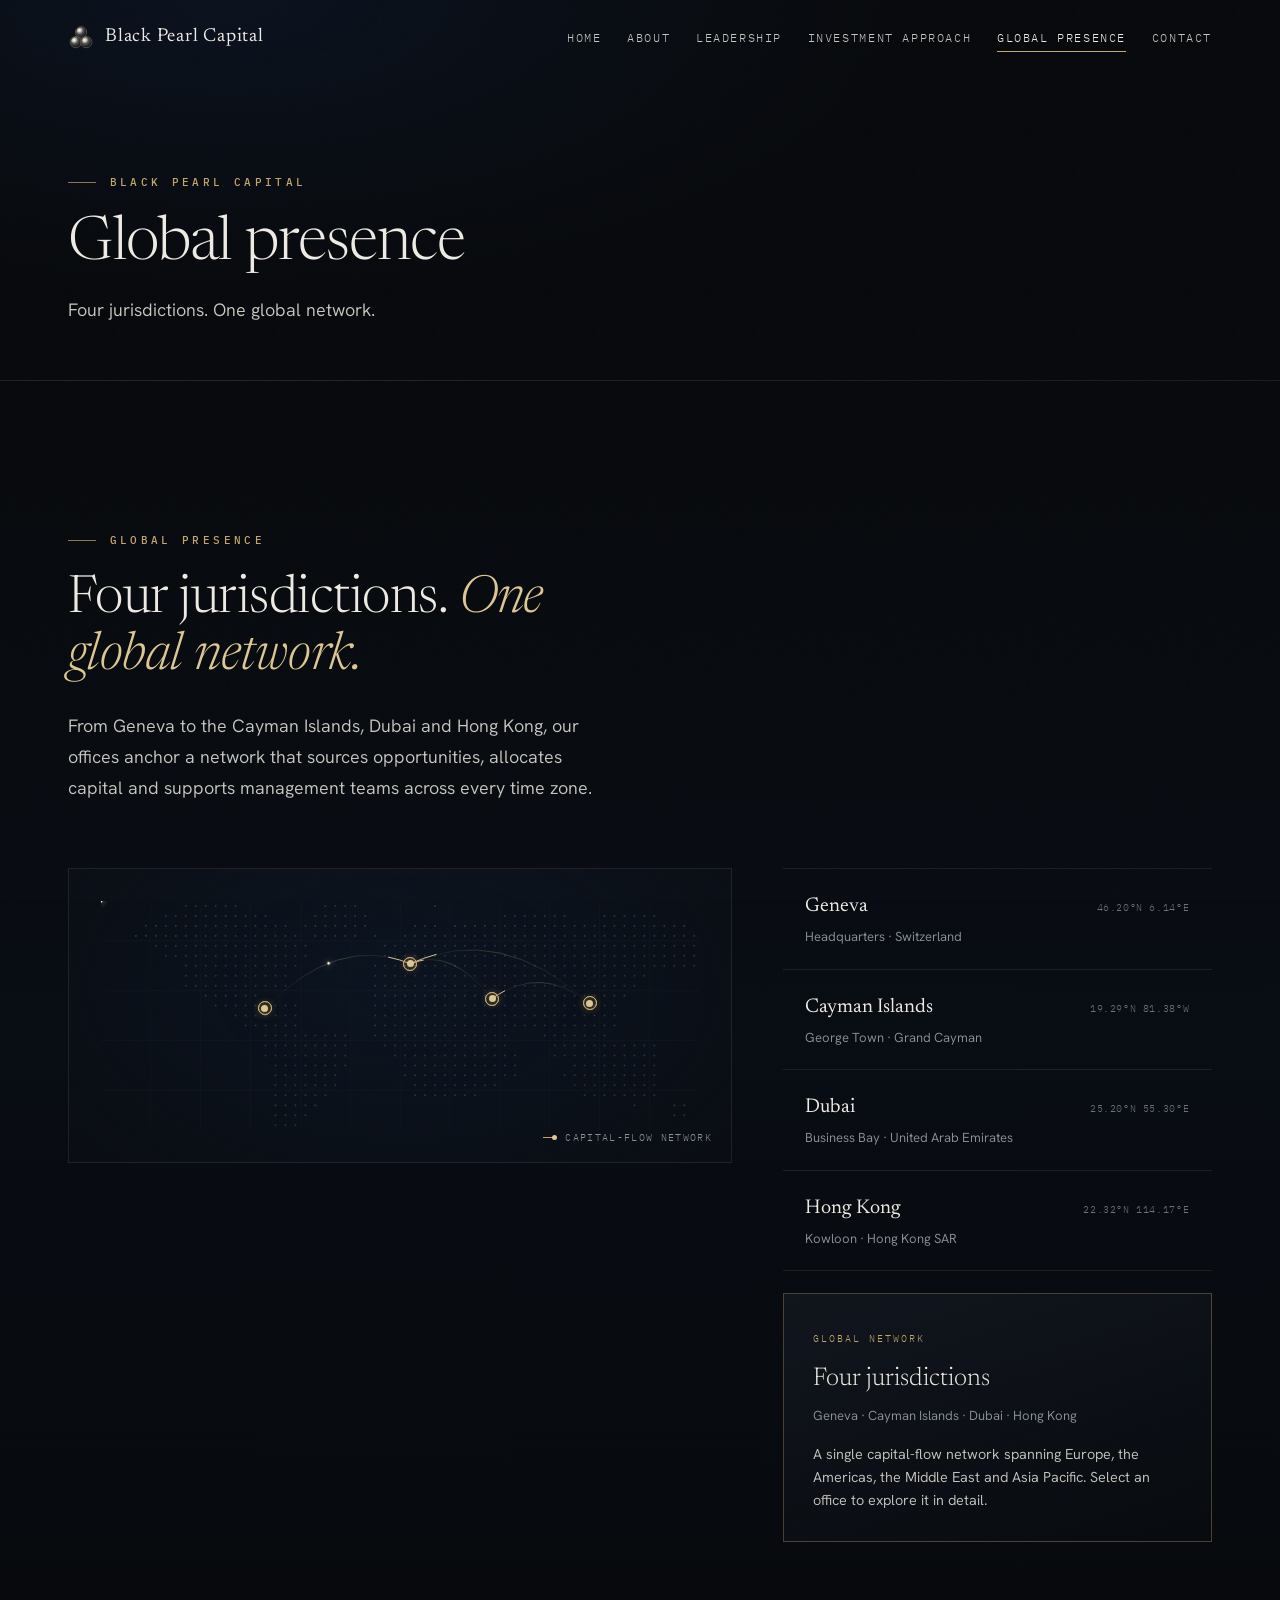
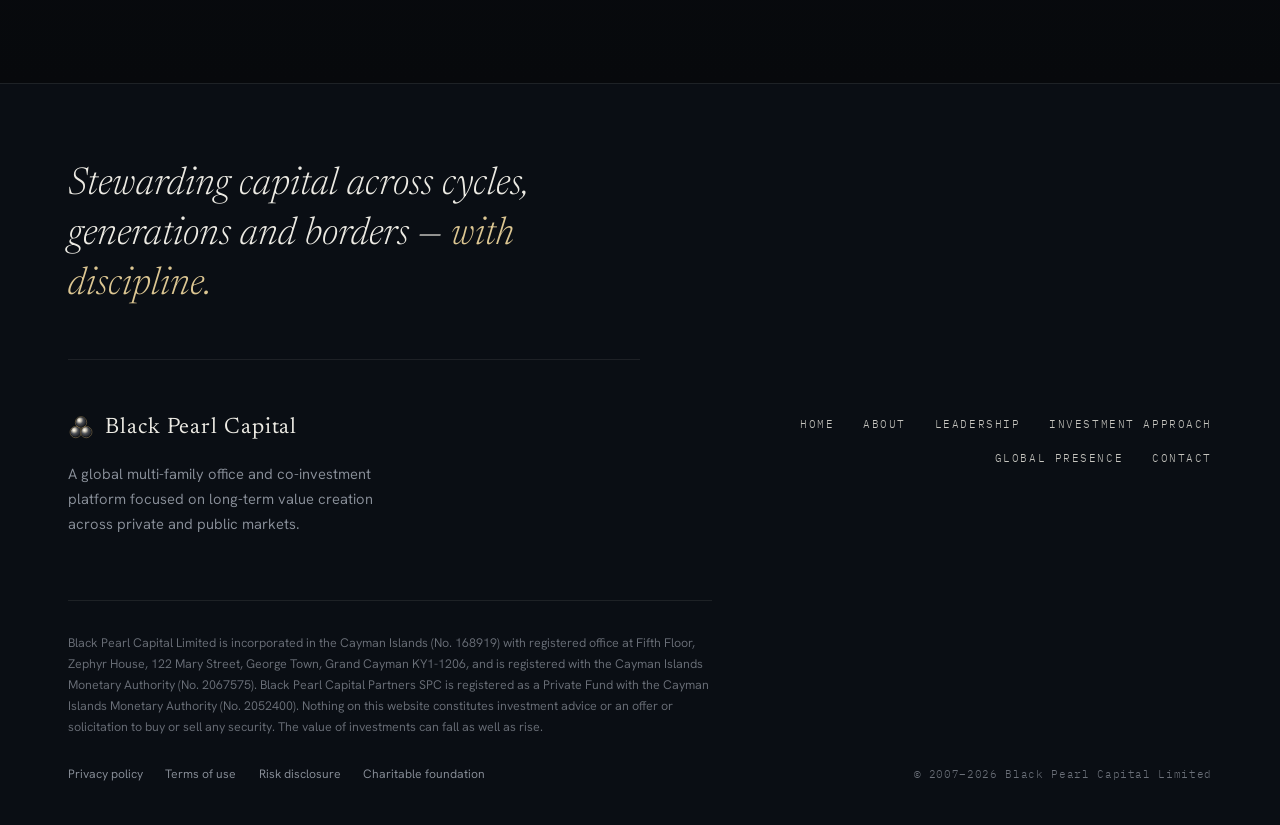
<file: presence.html>
<!DOCTYPE html>
<html lang="en">
<head>
  <meta charset="UTF-8" />
  <meta name="viewport" content="width=device-width, initial-scale=1" />
  <title>Global Presence | Black Pearl Capital</title>
  <meta name="description" content="Black Pearl Capital operates from Geneva, the Cayman Islands, Dubai and Hong Kong." />
  <link rel="canonical" href="https://www.blackpearlcap.com/presence.html" />
  <meta name="theme-color" content="#07090C" />
  <meta property="og:type" content="website" />
  <meta property="og:site_name" content="Black Pearl Capital" />
  <meta property="og:title" content="Global Presence | Black Pearl Capital" />
  <meta property="og:description" content="Black Pearl Capital operates from Geneva, the Cayman Islands, Dubai and Hong Kong." />
  <meta property="og:image" content="assets/img/logo-mark.svg" />
  <link rel="icon" type="image/svg+xml" href="assets/img/logo-mark.svg" />
  <link rel="preconnect" href="https://fonts.googleapis.com" />
  <link rel="preconnect" href="https://fonts.gstatic.com" crossorigin />
  <link href="https://fonts.googleapis.com/css2?family=Newsreader:ital,opsz,wght@0,6..72,300;0,6..72,400;0,6..72,500;1,6..72,300;1,6..72,400&family=Hanken+Grotesk:wght@300;400;500;600&family=IBM+Plex+Mono:wght@400;500&display=swap" rel="stylesheet" />
  <link rel="stylesheet" href="assets/css/styles.css" />
</head>
<body>

  <header class="nav" id="nav">
    <div class="nav__inner">
      <a class="brand" href="index.html" aria-label="Black Pearl Capital home">
        <img class="brand__mark" src="assets/img/logo-mark.svg" alt="" aria-hidden="true" />
        <span class="brand__name">Black Pearl Capital</span>
      </a>
      <nav class="nav__links" aria-label="Primary">
        <a href="index.html">Home</a>
        <a href="about.html">About</a>
        <a href="leadership.html">Leadership</a>
        <a href="approach.html">Investment Approach</a>
        <a href="presence.html" class="is-current" aria-current="page">Global Presence</a>
        <a href="contact.html">Contact</a>
      </nav>
      <button class="nav__toggle" aria-label="Toggle menu" aria-expanded="false" aria-controls="nav">
        <span></span><span></span><span></span>
      </button>
    </div>
  </header>

  <main id="top">

    <section class="page-hero">
      <div class="container">
        <p class="eyebrow">Black Pearl Capital</p>
        <h1 class="page-hero__title">Global presence</h1>
        <p class="page-hero__sub">Four jurisdictions. One global network.</p>
      </div>
    </section>

<section class="section presence" id="presence" aria-labelledby="presence-title">
      <div class="container">
        <div class="section-head reveal">
          <p class="eyebrow">Global Presence</p>
          <h2 class="section-title" id="presence-title">Four jurisdictions. <em>One global network.</em></h2>
          <p class="lede">From Geneva to the Cayman Islands, Dubai and Hong Kong, our offices anchor a network that sources opportunities, allocates capital and supports management teams across every time zone.</p>
        </div>

        <div class="presence__layout">
          <div class="map-wrap reveal">
            <div class="map-wrap__inner" id="map-zoom">
              <svg class="map-svg" id="presence-map" role="img" aria-label="World map showing Black Pearl Capital offices in Geneva, the Cayman Islands, Dubai and Hong Kong, connected by capital-flow lines"></svg>
              <div class="map-markers" id="map-markers"></div>
            </div>
            <button class="map-reset" id="map-reset" type="button" hidden>
              <span aria-hidden="true">&larr;</span> View network
            </button>
            <div class="map-legend" aria-hidden="true"><span class="map-legend__dot"></span> Capital-flow network</div>
          </div>

          <div class="presence__side reveal" data-reveal-delay="1">
            <div class="offices" id="offices">
              <button class="office" type="button" data-office="geneva">
                <span><span class="office__city">Geneva</span><span class="office__sub">Headquarters &middot; Switzerland</span></span>
                <span class="office__coords">46.20&deg;N&nbsp;6.14&deg;E</span>
              </button>
              <button class="office" type="button" data-office="cayman">
                <span><span class="office__city">Cayman Islands</span><span class="office__sub">George Town &middot; Grand Cayman</span></span>
                <span class="office__coords">19.29&deg;N&nbsp;81.38&deg;W</span>
              </button>
              <button class="office" type="button" data-office="dubai">
                <span><span class="office__city">Dubai</span><span class="office__sub">Business Bay &middot; United Arab Emirates</span></span>
                <span class="office__coords">25.20&deg;N&nbsp;55.30&deg;E</span>
              </button>
              <button class="office" type="button" data-office="hongkong">
                <span><span class="office__city">Hong Kong</span><span class="office__sub">Kowloon &middot; Hong Kong SAR</span></span>
                <span class="office__coords">22.32&deg;N&nbsp;114.17&deg;E</span>
              </button>
            </div>
            <div class="office-detail" id="office-detail" aria-live="polite"></div>
          </div>
        </div>
      </div>
    </section>
  </main>

<footer class="footer">
    <div class="container">
      <p class="footer__statement reveal">Stewarding capital across cycles, generations and borders &mdash; <em>with discipline.</em></p>
      <div class="footer__top">
        <div class="footer__brand">
          <a class="brand" href="index.html" aria-label="Black Pearl Capital home">
            <img class="brand__mark" src="assets/img/logo-mark.svg" alt="" aria-hidden="true" />
            <span class="brand__name">Black Pearl Capital</span>
          </a>
          <p class="footer__tag">A global multi-family office and co-investment platform focused on long-term value creation across private and public markets.</p>
        </div>
        <nav class="footer__nav" aria-label="Footer">
          <a href="index.html">Home</a>
          <a href="about.html">About</a>
          <a href="leadership.html">Leadership</a>
          <a href="approach.html">Investment Approach</a>
          <a href="presence.html">Global Presence</a>
          <a href="contact.html">Contact</a>
        </nav>
      </div>

      <div class="footer__legal">
        Black Pearl Capital Limited is incorporated in the Cayman Islands (No. 168919) with registered office at Fifth Floor, Zephyr House, 122 Mary Street, George Town, Grand Cayman KY1-1206, and is registered with the Cayman Islands Monetary Authority (No. 2067575). Black Pearl Capital Partners SPC is registered as a Private Fund with the Cayman Islands Monetary Authority (No. 2052400). Nothing on this website constitutes investment advice or an offer or solicitation to buy or sell any security. The value of investments can fall as well as rise.
      </div>

      <div class="footer__bottom">
        <div class="footer__policies">
          <a href="https://www.blackpearlcap.com/privacy-policy" target="_blank" rel="noopener">Privacy policy</a>
          <a href="https://www.blackpearlcap.com/website-terms-of-use" target="_blank" rel="noopener">Terms of use</a>
          <a href="https://www.blackpearlcap.com/risk-disclosure" target="_blank" rel="noopener">Risk disclosure</a>
          <a href="https://www.blackpearlcap.com/charitable-foundation" target="_blank" rel="noopener">Charitable foundation</a>
        </div>
        <div class="footer__copy">&copy; 2007&ndash;<span id="year">2026</span> Black Pearl Capital Limited</div>
      </div>
    </div>
  </footer>
  <script src="components/world-map.js"></script>
  <script src="components/reveal.js"></script>
  <script src="assets/js/main.js"></script>
</body>
</html>
</file>
<file: assets/css/styles.css>
/* =====================================================================
   Black Pearl Capital — Institutional Identity
   Design system: serif voice (Newsreader) · grotesque clarity (Hanken
   Grotesk) · mono precision (IBM Plex Mono). Obsidian + champagne gold.
   ===================================================================== */

/* ---------- Tokens ---------- */
:root {
  --obsidian:    #07090C;
  --ink:         #0A0E14;
  --navy:        #0B1422;
  --navy-2:      #0E1B30;
  --charcoal:    #12161D;
  --charcoal-2:  #181D26;

  --pearl:       #ECEAE3;
  --pearl-2:     #C7C6C0;
  --muted:       #8C929C;
  --muted-2:     #6B7079;

  --gold:        #C2A56A;
  --gold-bright: #DCC692;
  --gold-deep:   #8C7240;

  --line:        rgba(236,234,227,0.085);
  --line-soft:   rgba(236,234,227,0.05);
  --gold-line:   rgba(194,165,106,0.34);
  --gold-glow:   rgba(194,165,106,0.16);

  --serif: "Newsreader", Georgia, "Times New Roman", serif;
  --sans:  "Hanken Grotesk", -apple-system, BlinkMacSystemFont, "Segoe UI", Roboto, sans-serif;
  --mono:  "IBM Plex Mono", ui-monospace, "SFMono-Regular", Menlo, monospace;

  --container: 1240px;
  --pad-x: clamp(1.25rem, 5vw, 3rem);
  --section-y: clamp(5rem, 11vw, 9.5rem);

  --ease: cubic-bezier(0.22, 1, 0.36, 1);
  --nav-h: 76px;
}

/* ---------- Reset ---------- */
*, *::before, *::after { box-sizing: border-box; }
* { margin: 0; }
html {
  scroll-behavior: smooth;
  scroll-padding-top: var(--nav-h);
  -webkit-text-size-adjust: 100%;
}
body {
  background: var(--obsidian);
  color: var(--pearl);
  font-family: var(--sans);
  font-size: 1rem;
  line-height: 1.7;
  font-weight: 360;
  -webkit-font-smoothing: antialiased;
  text-rendering: optimizeLegibility;
  overflow-x: hidden;
}
img, svg { display: block; max-width: 100%; }
a { color: inherit; text-decoration: none; }
button { font: inherit; color: inherit; background: none; border: none; cursor: pointer; }
ul { list-style: none; padding: 0; }
:focus-visible {
  outline: 2px solid var(--gold);
  outline-offset: 3px;
  border-radius: 2px;
}

/* Film grain — kills flat gradients, adds matte depth */
body::after {
  content: "";
  position: fixed;
  inset: 0;
  pointer-events: none;
  z-index: 9999;
  opacity: 0.035;
  mix-blend-mode: overlay;
  background-image: url("data:image/svg+xml,%3Csvg xmlns='http://www.w3.org/2000/svg' width='160' height='160'%3E%3Cfilter id='n'%3E%3CfeTurbulence type='fractalNoise' baseFrequency='0.85' numOctaves='2' stitchTiles='stitch'/%3E%3C/filter%3E%3Crect width='100%25' height='100%25' filter='url(%23n)'/%3E%3C/svg%3E");
}

/* ---------- Layout primitives ---------- */
.container {
  width: 100%;
  max-width: var(--container);
  margin-inline: auto;
  padding-inline: var(--pad-x);
}
.section { padding-block: var(--section-y); position: relative; }
.section--hair { border-top: 1px solid var(--line); }

.eyebrow {
  font-family: var(--mono);
  font-size: 0.7rem;
  letter-spacing: 0.3em;
  text-transform: uppercase;
  color: var(--gold);
  display: inline-flex;
  align-items: center;
  gap: 0.85rem;
  font-weight: 500;
}
.eyebrow::before {
  content: "";
  width: 28px;
  height: 1px;
  background: var(--gold);
  opacity: 0.7;
}
.section-head { max-width: 60ch; margin-bottom: clamp(2.5rem, 5vw, 4rem); }
.section-title {
  font-family: var(--serif);
  font-weight: 300;
  font-size: clamp(1.9rem, 4.1vw, 3.3rem);
  line-height: 1.08;
  letter-spacing: -0.01em;
  margin-top: 1.4rem;
  color: var(--pearl);
}
.section-title em { font-style: italic; color: var(--gold-bright); }
.lede {
  margin-top: 1.5rem;
  color: var(--pearl-2);
  font-size: clamp(1rem, 1.4vw, 1.12rem);
  max-width: 56ch;
  line-height: 1.75;
}

/* Reveal-on-scroll */
.reveal {
  opacity: 0;
  transform: translateY(26px);
  transition: opacity 1s var(--ease), transform 1s var(--ease);
  will-change: opacity, transform;
}
.reveal.is-visible { opacity: 1; transform: none; }
[data-reveal-delay="1"] { transition-delay: 0.08s; }
[data-reveal-delay="2"] { transition-delay: 0.16s; }
[data-reveal-delay="3"] { transition-delay: 0.24s; }
[data-reveal-delay="4"] { transition-delay: 0.32s; }

/* ---------- Buttons ---------- */
.btn {
  display: inline-flex;
  align-items: center;
  gap: 0.7rem;
  font-family: var(--mono);
  font-size: 0.74rem;
  letter-spacing: 0.18em;
  text-transform: uppercase;
  padding: 1.05rem 1.6rem;
  border: 1px solid var(--gold-line);
  color: var(--pearl);
  position: relative;
  overflow: hidden;
  transition: color 0.5s var(--ease), border-color 0.5s var(--ease);
}
.btn::before {
  content: "";
  position: absolute; inset: 0;
  background: var(--gold);
  transform: translateY(101%);
  transition: transform 0.5s var(--ease);
  z-index: -1;
}
.btn:hover { color: var(--obsidian); border-color: var(--gold); }
.btn:hover::before { transform: translateY(0); }
.btn .arrow { transition: transform 0.5s var(--ease); }
.btn:hover .arrow { transform: translateX(4px); }
.btn--ghost { border-color: var(--line); color: var(--pearl-2); }
.btn--ghost::before { background: rgba(236,234,227,0.92); }

/* ====================================================================
   Navigation
   ==================================================================== */
.nav {
  position: fixed;
  inset: 0 0 auto 0;
  z-index: 100;
  height: var(--nav-h);
  display: flex;
  align-items: center;
  transition: background 0.5s var(--ease), border-color 0.5s var(--ease), backdrop-filter 0.5s var(--ease);
  border-bottom: 1px solid transparent;
}
.nav.is-scrolled {
  background: rgba(7,9,12,0.78);
  backdrop-filter: blur(14px) saturate(120%);
  -webkit-backdrop-filter: blur(14px) saturate(120%);
  border-bottom-color: var(--line);
}
.nav__inner {
  width: 100%;
  max-width: var(--container);
  margin-inline: auto;
  padding-inline: var(--pad-x);
  display: flex;
  align-items: center;
  justify-content: space-between;
  gap: 2rem;
}
.brand { display: flex; align-items: center; gap: 0.7rem; }
.brand__mark { width: 26px; height: 26px; flex: none; }
.brand__name {
  font-family: var(--serif);
  font-size: 1.18rem;
  letter-spacing: 0.04em;
  font-weight: 400;
  line-height: 1;
}
.brand__name span { color: inherit; }
.nav__links { display: flex; align-items: center; gap: clamp(1.1rem, 2vw, 2.1rem); }
.nav__links a {
  font-family: var(--mono);
  font-size: 0.72rem;
  letter-spacing: 0.14em;
  text-transform: uppercase;
  color: var(--pearl-2);
  position: relative;
  padding-block: 0.3rem;
  transition: color 0.4s var(--ease);
}
.nav__links a::after {
  content: "";
  position: absolute; left: 0; bottom: 0;
  width: 100%; height: 1px;
  background: var(--gold);
  transform: scaleX(0);
  transform-origin: left;
  transition: transform 0.4s var(--ease);
}
.nav__links a:hover, .nav__links a.is-active { color: var(--pearl); }
.nav__links a:hover::after, .nav__links a.is-active::after { transform: scaleX(1); }

.nav__toggle {
  display: none;
  width: 30px; height: 22px;
  position: relative;
}
.nav__toggle span {
  position: absolute; left: 0; height: 1.5px; width: 100%;
  background: var(--pearl);
  transition: transform 0.4s var(--ease), opacity 0.3s var(--ease);
}
.nav__toggle span:nth-child(1) { top: 0; }
.nav__toggle span:nth-child(2) { top: 50%; transform: translateY(-50%); }
.nav__toggle span:nth-child(3) { bottom: 0; }
.nav.is-open .nav__toggle span:nth-child(1) { top: 50%; transform: rotate(45deg); }
.nav.is-open .nav__toggle span:nth-child(2) { opacity: 0; }
.nav.is-open .nav__toggle span:nth-child(3) { bottom: auto; top: 50%; transform: rotate(-45deg); }

/* ====================================================================
   Hero
   ==================================================================== */
.hero {
  position: relative;
  min-height: 100svh;
  display: flex;
  align-items: center;
  padding-top: var(--nav-h);
  overflow: hidden;
  isolation: isolate;
}
.hero__map {
  position: absolute;
  inset: -8% -4% auto -4%;
  top: 50%;
  transform: translateY(-50%);
  z-index: -2;
  opacity: 0.9;
}
.hero__map svg { width: 108%; height: auto; margin-left: -4%; }
.hero::before {
  /* radial spotlight + vignette */
  content: "";
  position: absolute; inset: 0; z-index: -1;
  background:
    radial-gradient(80% 70% at 22% 42%, rgba(14,27,48,0.55), transparent 60%),
    radial-gradient(120% 120% at 80% 30%, rgba(0,0,0,0) 35%, var(--obsidian) 85%),
    linear-gradient(to bottom, rgba(7,9,12,0.35), rgba(7,9,12,0.2) 45%, var(--obsidian) 96%);
}
.hero__inner { width: 100%; }
.hero__eyebrow { margin-bottom: 2rem; }
.hero h1 {
  font-family: var(--serif);
  font-weight: 300;
  font-size: clamp(2.6rem, 6.6vw, 6.2rem);
  line-height: 1.02;
  letter-spacing: -0.018em;
  max-width: 17ch;
  color: var(--pearl);
}
.hero h1 .ln { display: block; overflow: hidden; }
.hero h1 .ln > span { display: block; }
.hero h1 em { font-style: italic; color: var(--gold-bright); }
.hero__sub {
  margin-top: 2rem;
  max-width: 54ch;
  color: var(--pearl-2);
  font-size: clamp(1.02rem, 1.5vw, 1.22rem);
  line-height: 1.7;
}
.hero__cta { margin-top: 2.8rem; display: flex; flex-wrap: wrap; gap: 1rem; }
.hero__scroll {
  position: absolute;
  bottom: 2rem; left: var(--pad-x);
  display: flex; align-items: center; gap: 0.8rem;
  font-family: var(--mono); font-size: 0.66rem; letter-spacing: 0.22em;
  text-transform: uppercase; color: var(--muted);
}
.hero__scroll .line {
  width: 46px; height: 1px; background: var(--gold-line); position: relative; overflow: hidden;
}
.hero__scroll .line::after {
  content: ""; position: absolute; inset: 0; width: 40%; background: var(--gold);
  animation: scrollLine 2.6s var(--ease) infinite;
}
@keyframes scrollLine { 0% { transform: translateX(-120%);} 60%,100% { transform: translateX(280%);} }

/* Hero load choreography */
.hero h1 .ln > span,
.hero__eyebrow, .hero__sub, .hero__cta, .hero__scroll {
  opacity: 0; transform: translateY(110%);
}
.hero h1 .ln > span { transform: translateY(110%); }
.hero__eyebrow, .hero__sub, .hero__cta, .hero__scroll { transform: translateY(20px); }
.is-loaded .hero h1 .ln > span,
.is-loaded .hero__eyebrow,
.is-loaded .hero__sub,
.is-loaded .hero__cta,
.is-loaded .hero__scroll {
  opacity: 1; transform: none;
  transition: opacity 1.1s var(--ease), transform 1.1s var(--ease);
}
.is-loaded .hero__eyebrow { transition-delay: 0.1s; }
.is-loaded .hero h1 .ln:nth-child(1) > span { transition-delay: 0.25s; }
.is-loaded .hero h1 .ln:nth-child(2) > span { transition-delay: 0.37s; }
.is-loaded .hero h1 .ln:nth-child(3) > span { transition-delay: 0.49s; }
.is-loaded .hero h1 .ln:nth-child(4) > span { transition-delay: 0.61s; }
.is-loaded .hero__sub { transition-delay: 0.8s; }
.is-loaded .hero__cta { transition-delay: 0.95s; }
.is-loaded .hero__scroll { transition-delay: 1.2s; }

/* ====================================================================
   Stats band
   ==================================================================== */
.stats {
  border-top: 1px solid var(--line);
  border-bottom: 1px solid var(--line);
  background: linear-gradient(180deg, rgba(11,20,34,0.4), rgba(7,9,12,0));
}
.stats__grid {
  display: grid;
  grid-template-columns: repeat(4, 1fr);
}
.stat {
  padding: clamp(2.2rem, 4vw, 3.4rem) clamp(1.2rem, 2.5vw, 2.2rem);
  border-left: 1px solid var(--line);
}
.stat:first-child { border-left: none; }
.stat__num {
  font-family: var(--serif);
  font-weight: 300;
  font-size: clamp(2.4rem, 4.6vw, 4rem);
  line-height: 1;
  color: var(--pearl);
  letter-spacing: -0.01em;
}
.stat__num .unit { color: var(--gold); }
.stat__label {
  margin-top: 1rem;
  font-family: var(--mono);
  font-size: 0.68rem;
  letter-spacing: 0.16em;
  text-transform: uppercase;
  color: var(--pearl-2);
}
.stat__sub { margin-top: 0.45rem; font-size: 0.86rem; color: var(--muted); }

/* ====================================================================
   The Firm
   ==================================================================== */
.firm__grid {
  display: grid;
  grid-template-columns: 0.95fr 1.15fr;
  gap: clamp(2.5rem, 6vw, 6rem);
  align-items: start;
}
.firm__body p { color: var(--pearl-2); margin-bottom: 1.3rem; max-width: 56ch; }
.firm__body p:last-child { margin-bottom: 0; }
.pullquote {
  font-family: var(--serif);
  font-weight: 300;
  font-style: italic;
  font-size: clamp(1.5rem, 2.8vw, 2.4rem);
  line-height: 1.3;
  color: var(--pearl);
  position: relative;
  padding-left: 1.6rem;
  border-left: 1px solid var(--gold-line);
}
.pullquote cite {
  display: block;
  margin-top: 1.4rem;
  font-family: var(--mono);
  font-style: normal;
  font-size: 0.7rem;
  letter-spacing: 0.16em;
  text-transform: uppercase;
  color: var(--gold);
}

/* ====================================================================
   Philosophy
   ==================================================================== */
.pillars {
  display: grid;
  grid-template-columns: 1fr 1fr;
  gap: clamp(1.5rem, 3vw, 2.4rem);
  margin-bottom: clamp(2.4rem, 5vw, 3.6rem);
}
.pillar {
  padding: clamp(2rem, 3.5vw, 3rem);
  border: 1px solid var(--line);
  background: linear-gradient(180deg, rgba(24,29,38,0.55), rgba(10,14,20,0.2));
  position: relative;
  transition: border-color 0.6s var(--ease), transform 0.6s var(--ease);
}
.pillar:hover { border-color: var(--gold-line); transform: translateY(-4px); }
.pillar__k {
  font-family: var(--mono); font-size: 0.68rem; letter-spacing: 0.2em;
  text-transform: uppercase; color: var(--gold);
}
.pillar h3 {
  font-family: var(--serif); font-weight: 350; font-size: clamp(1.35rem, 2.2vw, 1.9rem);
  margin: 0.9rem 0 1rem; line-height: 1.2;
}
.pillar p { color: var(--pearl-2); font-size: 0.98rem; }
.tenets {
  display: grid;
  grid-template-columns: repeat(4, 1fr);
  border-top: 1px solid var(--line);
}
.tenet {
  padding: clamp(1.8rem, 3vw, 2.6rem) clamp(1.2rem, 2vw, 1.8rem);
  border-left: 1px solid var(--line);
}
.tenet:first-child { border-left: none; }
.tenet h4 {
  font-family: var(--serif); font-weight: 400; font-size: 1.18rem; margin-bottom: 0.8rem;
}
.tenet p { color: var(--muted); font-size: 0.9rem; line-height: 1.65; }
.tenet .idx {
  font-family: var(--mono); font-size: 0.66rem; color: var(--gold-deep);
  letter-spacing: 0.15em; display: block; margin-bottom: 1rem;
}

/* ====================================================================
   Investment focus
   ==================================================================== */
.focus__grid {
  display: grid;
  grid-template-columns: repeat(6, 1fr);
  gap: 1.1rem;
}
.fcard {
  grid-column: span 2;
  position: relative;
  min-height: 360px;
  border: 1px solid var(--line);
  overflow: hidden;
  display: flex;
  flex-direction: column;
  justify-content: flex-end;
  padding: clamp(1.6rem, 2.4vw, 2.2rem);
  background: var(--charcoal);
  transition: border-color 0.6s var(--ease), transform 0.6s var(--ease);
}
.fcard:nth-child(1), .fcard:nth-child(2) { grid-column: span 3; min-height: 420px; }
.fcard:hover { border-color: var(--gold-line); transform: translateY(-4px); }
.fcard__art { position: absolute; inset: 0; z-index: 0; opacity: 0.9; }
.fcard__art svg { width: 100%; height: 100%; }
.fcard::after {
  content: ""; position: absolute; inset: 0; z-index: 1;
  background: linear-gradient(180deg, rgba(7,9,12,0.1) 0%, rgba(7,9,12,0.55) 55%, rgba(7,9,12,0.92) 100%);
  transition: opacity 0.6s var(--ease);
}
.fcard > * { position: relative; z-index: 2; }
.fcard__k {
  font-family: var(--mono); font-size: 0.64rem; letter-spacing: 0.2em;
  text-transform: uppercase; color: var(--gold); margin-bottom: 0.7rem;
}
.fcard h3 {
  font-family: var(--serif); font-weight: 350; font-size: clamp(1.4rem, 2.2vw, 1.95rem);
  line-height: 1.12; margin-bottom: 0.9rem;
}
.fcard p {
  color: var(--pearl-2); font-size: 0.92rem; line-height: 1.6;
  max-width: 46ch;
  max-height: 0; opacity: 0; overflow: hidden;
  transition: max-height 0.7s var(--ease), opacity 0.6s var(--ease), margin 0.6s var(--ease);
}
.fcard:hover p, .fcard:focus-within p { max-height: 200px; opacity: 1; }

/* ====================================================================
   Track record / timeline
   ==================================================================== */
.timeline { position: relative; margin-top: 1rem; }
.timeline::before {
  content: ""; position: absolute; left: 0; top: 6px; bottom: 6px; width: 1px;
  background: linear-gradient(to bottom, var(--gold-line), var(--line) 80%);
}
.tl-item {
  display: grid;
  grid-template-columns: 140px 1fr;
  gap: clamp(1rem, 3vw, 2.5rem);
  padding: clamp(1.4rem, 2.4vw, 2rem) 0 clamp(1.4rem, 2.4vw, 2rem) clamp(1.6rem, 3vw, 2.4rem);
  border-top: 1px solid var(--line);
  position: relative;
}
.tl-item:first-child { border-top: none; }
.tl-item::before {
  content: ""; position: absolute; left: -4px; top: clamp(1.7rem, 2.7vw, 2.3rem);
  width: 9px; height: 9px; border-radius: 50%;
  background: var(--obsidian); border: 1px solid var(--gold);
  box-shadow: 0 0 0 4px var(--obsidian);
}
.tl-item:hover::before { background: var(--gold); box-shadow: 0 0 14px var(--gold-glow), 0 0 0 4px var(--obsidian); }
.tl-year {
  font-family: var(--mono); font-size: 0.82rem; letter-spacing: 0.12em;
  color: var(--gold); padding-top: 0.1rem;
}
.tl-body h4 { font-family: var(--serif); font-weight: 400; font-size: clamp(1.15rem, 1.8vw, 1.45rem); margin-bottom: 0.5rem; }
.tl-body p { color: var(--muted); font-size: 0.94rem; max-width: 60ch; }

/* ====================================================================
   Portfolio
   ==================================================================== */
.pf-grid {
  display: grid;
  grid-template-columns: repeat(4, 1fr);
  border-top: 1px solid var(--line);
  border-left: 1px solid var(--line);
}
.pf-card {
  border-right: 1px solid var(--line);
  border-bottom: 1px solid var(--line);
  padding: clamp(1.8rem, 2.6vw, 2.5rem);
  min-height: 230px;
  display: flex;
  flex-direction: column;
  justify-content: space-between;
  position: relative;
  overflow: hidden;
  transition: background 0.6s var(--ease);
}
.pf-card::before {
  content: ""; position: absolute; top: 0; left: 0; width: 0; height: 1px;
  background: var(--gold); transition: width 0.6s var(--ease);
}
.pf-card:hover { background: var(--charcoal); }
.pf-card:hover::before { width: 100%; }
.pf-card__name {
  font-family: var(--serif); font-weight: 400; font-size: clamp(1.3rem, 2vw, 1.7rem);
  letter-spacing: 0.01em; color: var(--pearl); transition: color 0.5s var(--ease);
}
.pf-card:hover .pf-card__name { color: var(--gold-bright); }
.pf-card__meta { margin-top: 1.4rem; }
.pf-card__sector {
  font-family: var(--mono); font-size: 0.64rem; letter-spacing: 0.16em;
  text-transform: uppercase; color: var(--gold);
}
.pf-card__cat { display: block; margin-top: 0.5rem; color: var(--muted); font-size: 0.86rem; }
.pf-note { margin-top: 1.6rem; font-size: 0.78rem; color: var(--muted-2); }

/* ====================================================================
   Founders
   ==================================================================== */
.founder {
  display: grid;
  grid-template-columns: 0.8fr 1.2fr;
  gap: clamp(2rem, 5vw, 4.5rem);
  align-items: center;
  padding-block: clamp(2.5rem, 5vw, 4rem);
  border-top: 1px solid var(--line);
}
.founder:first-of-type { border-top: none; }
.founder:nth-child(even) .founder__portrait { order: 2; }
.founder__portrait {
  position: relative;
  aspect-ratio: 4 / 5;
  border: 1px solid var(--gold-line);
  background:
    radial-gradient(120% 90% at 30% 20%, rgba(194,165,106,0.10), transparent 55%),
    linear-gradient(160deg, var(--charcoal-2), var(--ink));
  overflow: hidden;
  display: flex; align-items: center; justify-content: center;
}
.founder__portrait::before {
  /* engraved security-print lines */
  content: ""; position: absolute; inset: 0;
  background-image: repeating-linear-gradient(115deg, rgba(194,165,106,0.06) 0 1px, transparent 1px 9px);
  opacity: 0.6;
}
.founder__mono {
  font-family: var(--serif); font-weight: 300;
  font-size: clamp(4rem, 10vw, 7rem); color: var(--pearl);
  letter-spacing: 0.02em; line-height: 0.9; text-align: center; z-index: 1;
}
.founder__plate {
  position: absolute; left: 0; right: 0; bottom: 0; z-index: 2;
  padding: 1.1rem 1.3rem;
  background: linear-gradient(180deg, transparent, rgba(7,9,12,0.85));
  font-family: var(--mono); font-size: 0.64rem; letter-spacing: 0.16em;
  text-transform: uppercase; color: var(--gold);
}
.founder__role {
  font-family: var(--mono); font-size: 0.68rem; letter-spacing: 0.2em;
  text-transform: uppercase; color: var(--gold);
}
.founder__name {
  font-family: var(--serif); font-weight: 300; font-size: clamp(1.9rem, 3.4vw, 2.9rem);
  margin: 0.8rem 0 1.4rem; line-height: 1.05;
}
.founder__bio p { color: var(--pearl-2); margin-bottom: 1.1rem; font-size: 0.98rem; max-width: 60ch; }
.founder__link {
  display: inline-flex; align-items: center; gap: 0.6rem;
  font-family: var(--mono); font-size: 0.68rem; letter-spacing: 0.16em; text-transform: uppercase;
  color: var(--pearl); margin-top: 0.5rem;
  border-bottom: 1px solid var(--gold-line); padding-bottom: 0.3rem;
  transition: color 0.4s var(--ease), border-color 0.4s var(--ease);
}
.founder__link:hover { color: var(--gold-bright); border-color: var(--gold); }

/* ====================================================================
   Global presence — the map centrepiece
   ==================================================================== */
.presence { background: linear-gradient(180deg, var(--obsidian), rgba(11,20,34,0.35), var(--obsidian)); }
.presence__layout {
  display: grid;
  grid-template-columns: 1.55fr 1fr;
  gap: clamp(2rem, 4vw, 3.5rem);
  align-items: center;
}
.map-wrap {
  position: relative;
  border: 1px solid var(--line);
  background:
    radial-gradient(90% 120% at 50% 40%, rgba(14,27,48,0.45), transparent 70%),
    var(--ink);
  padding: clamp(1rem, 2.5vw, 2rem);
  overflow: hidden;
}
.map-wrap__inner { position: relative; }
.map-svg { width: 100%; height: auto; display: block; }
.map-markers { position: absolute; inset: 0; }
.marker {
  position: absolute;
  width: 14px; height: 14px;
  transform: translate(-50%, -50%);
  border-radius: 50%;
}
.marker__dot {
  position: absolute; inset: 0; margin: auto;
  width: 7px; height: 7px; border-radius: 50%;
  background: var(--gold-bright);
  box-shadow: 0 0 10px var(--gold), 0 0 22px var(--gold-glow);
}
.marker__ring {
  position: absolute; inset: 0; border-radius: 50%;
  border: 1px solid var(--gold);
  animation: pulse 3.2s var(--ease) infinite;
}
.marker__ring.r2 { animation-delay: 1.1s; }
@keyframes pulse {
  0% { transform: scale(0.6); opacity: 0.9; }
  100% { transform: scale(3.4); opacity: 0; }
}
.marker.is-active .marker__dot { background: #fff; box-shadow: 0 0 14px var(--gold-bright), 0 0 30px var(--gold); }
.marker__hit {
  position: absolute; inset: -10px; border-radius: 50%;
}
.marker__tip {
  position: absolute; left: 50%; bottom: calc(100% + 12px);
  transform: translateX(-50%) translateY(6px);
  width: max-content; max-width: 230px;
  background: rgba(7,9,12,0.95);
  border: 1px solid var(--gold-line);
  padding: 0.85rem 1rem;
  opacity: 0; pointer-events: none;
  transition: opacity 0.35s var(--ease), transform 0.35s var(--ease);
  z-index: 5;
}
.marker:hover .marker__tip, .marker:focus-within .marker__tip, .marker.is-active .marker__tip {
  opacity: 1; transform: translateX(-50%) translateY(0);
}
.marker__tip strong {
  display: block; font-family: var(--serif); font-weight: 400; font-size: 1.05rem; color: var(--pearl);
}
.marker__tip span { font-size: 0.8rem; color: var(--muted); line-height: 1.5; }

.offices { display: flex; flex-direction: column; }
.office {
  text-align: left; width: 100%;
  padding: 1.25rem 1.4rem;
  border-top: 1px solid var(--line);
  display: grid; grid-template-columns: auto 1fr auto; gap: 1rem; align-items: baseline;
  transition: background 0.4s var(--ease), padding-left 0.4s var(--ease);
}
.office:last-child { border-bottom: 1px solid var(--line); }
.office:hover, .office.is-active { background: var(--charcoal); padding-left: 1.8rem; }
.office__idx { font-family: var(--mono); font-size: 0.66rem; color: var(--gold); letter-spacing: 0.1em; }
.office__city { font-family: var(--serif); font-size: 1.25rem; font-weight: 400; }
.office__sub { display: block; font-size: 0.82rem; color: var(--muted); margin-top: 0.2rem; }
.office__coords { font-family: var(--mono); font-size: 0.64rem; color: var(--muted-2); letter-spacing: 0.06em; white-space: nowrap; }

/* ====================================================================
   Contact
   ==================================================================== */
.contact__grid {
  display: grid;
  grid-template-columns: repeat(4, 1fr);
  border-top: 1px solid var(--line);
  border-left: 1px solid var(--line);
}
.contact-card {
  border-right: 1px solid var(--line);
  border-bottom: 1px solid var(--line);
  padding: clamp(1.8rem, 2.6vw, 2.4rem);
  display: flex; flex-direction: column; gap: 0.9rem;
  transition: background 0.5s var(--ease);
}
.contact-card:hover { background: var(--charcoal); }
.contact-card__city {
  font-family: var(--serif); font-size: 1.45rem; font-weight: 400;
  display: flex; align-items: baseline; gap: 0.6rem;
}
.contact-card__entity { font-family: var(--mono); font-size: 0.62rem; letter-spacing: 0.14em; text-transform: uppercase; color: var(--gold); }
.contact-card address { font-style: normal; color: var(--pearl-2); font-size: 0.92rem; line-height: 1.65; }
.contact-card a.tel { color: var(--muted); font-size: 0.9rem; transition: color 0.4s var(--ease); }
.contact-card a.tel:hover { color: var(--gold-bright); }
.contact__foot {
  margin-top: clamp(2rem, 4vw, 3rem);
  display: flex; flex-wrap: wrap; gap: 1.2rem 2rem; align-items: center; justify-content: space-between;
}
.contact__mail {
  font-family: var(--serif); font-size: clamp(1.4rem, 2.6vw, 2.1rem); font-weight: 300; color: var(--pearl);
}
.contact__mail:hover { color: var(--gold-bright); }

/* ====================================================================
   Footer
   ==================================================================== */
.footer { border-top: 1px solid var(--line); padding-block: clamp(3rem, 6vw, 5rem) 2.5rem; background: var(--ink); }
.footer__top { display: grid; grid-template-columns: 1.4fr 1fr; gap: 2.5rem; align-items: start; }
.footer__brand .brand__name { font-size: 1.4rem; }
.footer__tag { margin-top: 1.2rem; color: var(--muted); max-width: 40ch; font-size: 0.92rem; }
.footer__nav { display: flex; flex-wrap: wrap; gap: 0.9rem 1.8rem; justify-content: flex-end; }
.footer__nav a {
  font-family: var(--mono); font-size: 0.7rem; letter-spacing: 0.14em; text-transform: uppercase;
  color: var(--pearl-2); transition: color 0.4s var(--ease);
}
.footer__nav a:hover { color: var(--gold-bright); }
.footer__legal {
  margin-top: clamp(2.5rem, 5vw, 4rem); padding-top: 2rem; border-top: 1px solid var(--line);
  color: var(--muted-2); font-size: 0.78rem; line-height: 1.7; max-width: 92ch;
}
.footer__bottom {
  margin-top: 1.6rem; display: flex; flex-wrap: wrap; gap: 0.6rem 1.4rem; align-items: center; justify-content: space-between;
}
.footer__policies { display: flex; flex-wrap: wrap; gap: 0.4rem 1.4rem; }
.footer__policies a { font-size: 0.76rem; color: var(--muted); }
.footer__policies a:hover { color: var(--gold); }
.footer__copy { font-family: var(--mono); font-size: 0.68rem; color: var(--muted-2); letter-spacing: 0.06em; }

/* ====================================================================
   Responsive
   ==================================================================== */
@media (max-width: 1024px) {
  .firm__grid, .presence__layout, .footer__top { grid-template-columns: 1fr; }
  .footer__nav { justify-content: flex-start; }
  .pf-grid, .contact__grid { grid-template-columns: repeat(2, 1fr); }
  .focus__grid { grid-template-columns: repeat(2, 1fr); }
  .fcard, .fcard:nth-child(1), .fcard:nth-child(2) { grid-column: auto; min-height: 320px; }
  .fcard p { max-height: 200px; opacity: 1; } /* show on touch */
  .tenets { grid-template-columns: repeat(2, 1fr); }
  .tenet:nth-child(3) { border-left: none; }
}
@media (max-width: 760px) {
  :root { --nav-h: 64px; }
  .nav__links {
    position: fixed; inset: var(--nav-h) 0 auto 0;
    flex-direction: column; align-items: flex-start; gap: 0;
    background: rgba(7,9,12,0.97); backdrop-filter: blur(16px);
    padding: 1rem var(--pad-x) 2rem;
    border-bottom: 1px solid var(--line);
    transform: translateY(-12px); opacity: 0; pointer-events: none;
    transition: opacity 0.4s var(--ease), transform 0.4s var(--ease);
  }
  .nav.is-open .nav__links { opacity: 1; transform: none; pointer-events: auto; }
  .nav__links a { width: 100%; padding: 0.95rem 0; border-bottom: 1px solid var(--line-soft); font-size: 0.82rem; }
  .nav__toggle { display: block; }
  .stats__grid { grid-template-columns: repeat(2, 1fr); }
  .stat:nth-child(3) { border-left: none; }
  .stat:nth-child(odd) { border-left: none; }
  .stat:nth-child(even) { border-left: 1px solid var(--line); }
  .stat:nth-child(3), .stat:nth-child(4) { border-top: 1px solid var(--line); }
  .pillars { grid-template-columns: 1fr; }
  .tenets { grid-template-columns: 1fr; }
  .tenet { border-left: none; border-top: 1px solid var(--line); }
  .tenet:first-child { border-top: none; }
  .pf-grid, .contact__grid, .focus__grid { grid-template-columns: 1fr; }
  .founder, .founder:nth-child(even) .founder__portrait { grid-template-columns: 1fr; }
  .founder:nth-child(even) .founder__portrait { order: 0; }
  .founder__portrait { max-width: 320px; }
  .tl-item { grid-template-columns: 1fr; gap: 0.4rem; }
  .contact__foot { flex-direction: column; align-items: flex-start; }
}

/* ====================================================================
   Reduced motion
   ==================================================================== */
@media (prefers-reduced-motion: reduce) {
  html { scroll-behavior: auto; }
  *, *::before, *::after {
    animation-duration: 0.001ms !important;
    animation-iteration-count: 1 !important;
    transition-duration: 0.001ms !important;
  }
  .reveal { opacity: 1; transform: none; }
  .hero h1 .ln > span, .hero__eyebrow, .hero__sub, .hero__cta, .hero__scroll { opacity: 1; transform: none; }
  .marker__ring { display: none; }
  .fcard p { max-height: 200px; opacity: 1; }
}

/* ====================================================================
   World map atoms (dots, arcs, ambient hubs) — appended
   ==================================================================== */
.map-dot { fill: rgba(165,180,200,0.20); }
.hero__map .map-dot { fill: rgba(150,166,190,0.12); }
.arc-line { fill: none; stroke-width: 1; opacity: 0.45; }
.arc-comet {
  fill: none;
  stroke: var(--gold-bright);
  stroke-width: 1.6;
  stroke-linecap: round;
  opacity: 0.95;
  stroke-dasharray: 14 86;
  animation: comet 5s linear infinite;
}
@keyframes comet { from { stroke-dashoffset: 0; } to { stroke-dashoffset: -100; } }
.hub-core { fill: var(--gold-bright); }
.hub-ring { fill: none; stroke: var(--gold); opacity: 0.5; }

/* Slow ambient drift for the hero map */
.hero__map svg { animation: mapDrift 46s ease-in-out infinite alternate; }
@keyframes mapDrift {
  from { transform: translateX(0) scale(1); }
  to   { transform: translateX(-2.2%) scale(1.04); }
}
@media (prefers-reduced-motion: reduce) {
  .hero__map svg { animation: none; }
}

/* ====================================================================
   v2 PREMIUM UPGRADE — hero creds, portfolio filtering, career
   timelines, presence zoom + detail, contact times + map band
   ==================================================================== */

/* Hero credentials */
.hero__creds {
  display: flex; flex-wrap: wrap; gap: 0.8rem 1.6rem;
  margin-top: 2.6rem; padding-top: 1.6rem;
  border-top: 1px solid var(--line);
  max-width: 640px;
}
.hero__creds li {
  font-family: var(--mono); font-size: 0.7rem; letter-spacing: 0.16em;
  text-transform: uppercase; color: var(--pearl-2);
  position: relative; padding-left: 1.4rem;
}
.hero__creds li::before {
  content: ""; position: absolute; left: 0; top: 50%; transform: translateY(-50%);
  width: 5px; height: 5px; border-radius: 50%; background: var(--gold);
  box-shadow: 0 0 8px var(--gold-glow);
}

/* ---- Portfolio: filter bar + expanded cards ---- */
.pf-head {
  display: flex; align-items: flex-end; justify-content: space-between;
  flex-wrap: wrap; gap: 1.6rem; max-width: none;
}
.pf-filters { display: flex; flex-wrap: wrap; gap: 0.5rem; }
.pf-filter {
  font-family: var(--mono); font-size: 0.66rem; letter-spacing: 0.12em;
  text-transform: uppercase; color: var(--muted);
  padding: 0.6rem 1rem; border: 1px solid var(--line);
  transition: color 0.4s var(--ease), border-color 0.4s var(--ease), background 0.4s var(--ease);
}
.pf-filter:hover { color: var(--pearl); border-color: var(--gold-line); }
.pf-filter.is-on { color: var(--obsidian); background: var(--gold); border-color: var(--gold); }

.pf-card {
  justify-content: flex-start;
  gap: 1.1rem;
}
.pf-card__top { display: flex; flex-direction: column; gap: 0.7rem; }
.pf-card__desc {
  color: var(--muted); font-size: 0.9rem; line-height: 1.6; max-width: 42ch;
  margin-top: auto;
}
.pf-card .pf-card__meta {
  margin-top: 1.2rem; display: flex; justify-content: space-between; gap: 1rem;
  padding-top: 1rem; border-top: 1px solid var(--line);
}
.pf-card .pf-card__meta span {
  font-family: var(--mono); font-size: 0.64rem; letter-spacing: 0.1em;
  text-transform: uppercase; color: var(--muted-2);
}
.pf-card--summary {
  background: linear-gradient(160deg, rgba(194,165,106,0.08), rgba(18,22,29,0.4));
  border-right-color: var(--gold-line);
}
.pf-card.is-hidden { display: none; }
.pf-card.pf-in { animation: pfIn 0.55s var(--ease) both; }
@keyframes pfIn { from { opacity: 0; transform: translateY(14px); } to { opacity: 1; transform: none; } }

/* ---- Founder career timeline ---- */
.career { margin: 1.8rem 0 1.6rem; }
.career__head {
  font-family: var(--mono); font-size: 0.64rem; letter-spacing: 0.2em;
  text-transform: uppercase; color: var(--gold); margin-bottom: 1rem;
}
.career__list { display: grid; gap: 0; border-left: 1px solid var(--gold-line); }
.career__list li {
  display: grid; grid-template-columns: 64px 1fr; gap: 1rem;
  padding: 0.7rem 0 0.7rem 1.2rem; position: relative;
}
.career__list li::before {
  content: ""; position: absolute; left: -4px; top: 1.05rem;
  width: 7px; height: 7px; border-radius: 50%;
  background: var(--obsidian); border: 1px solid var(--gold);
}
.career__yr { font-family: var(--mono); font-size: 0.74rem; color: var(--gold); padding-top: 0.05rem; }
.career__ev { color: var(--pearl-2); font-size: 0.9rem; line-height: 1.55; }

/* ---- Presence: zoom + detail panel ---- */
.presence__layout { align-items: start; }
.map-wrap__inner {
  transition: transform 1.15s var(--ease);
  transform-origin: 50% 45%;
}
.map-wrap.is-zoomed .marker__tip { display: none; }
.map-wrap.is-zoomed .marker:not(.is-active) { opacity: 0.35; }
.map-reset {
  position: absolute; top: 1rem; left: 1rem; z-index: 6;
  font-family: var(--mono); font-size: 0.64rem; letter-spacing: 0.14em;
  text-transform: uppercase; color: var(--pearl);
  padding: 0.55rem 0.9rem; border: 1px solid var(--gold-line);
  background: rgba(7,9,12,0.7); backdrop-filter: blur(6px);
  transition: color 0.4s var(--ease), border-color 0.4s var(--ease);
}
.map-reset:hover { color: var(--gold-bright); border-color: var(--gold); }
.map-legend {
  position: absolute; bottom: 1rem; right: 1.2rem; z-index: 4;
  font-family: var(--mono); font-size: 0.6rem; letter-spacing: 0.14em;
  text-transform: uppercase; color: var(--muted);
  display: flex; align-items: center; gap: 0.5rem;
}
.map-legend__dot {
  width: 14px; height: 1px; background: var(--gold); display: inline-block; position: relative;
}
.map-legend__dot::after {
  content: ""; position: absolute; right: 0; top: -2px; width: 5px; height: 5px;
  border-radius: 50%; background: var(--gold-bright);
}
.office-detail {
  margin-top: 1.4rem;
  border: 1px solid var(--gold-line);
  background: linear-gradient(160deg, rgba(24,29,38,0.6), rgba(10,14,20,0.3));
  padding: clamp(1.3rem, 2.4vw, 1.8rem);
}
.office-detail__region {
  font-family: var(--mono); font-size: 0.64rem; letter-spacing: 0.2em;
  text-transform: uppercase; color: var(--gold);
}
.office-detail__city { font-family: var(--serif); font-weight: 300; font-size: 1.6rem; margin: 0.5rem 0 0.2rem; }
.office-detail__entity { font-size: 0.82rem; color: var(--muted); }
.office-detail address {
  font-style: normal; color: var(--pearl-2); font-size: 0.9rem; line-height: 1.6; margin-top: 1rem;
}
.office-detail__row {
  display: flex; flex-wrap: wrap; gap: 0.4rem 1.6rem; align-items: baseline;
  margin-top: 1.1rem; padding-top: 1.1rem; border-top: 1px solid var(--line);
}
.office-detail__clock { font-family: var(--mono); font-size: 0.8rem; color: var(--gold-bright); letter-spacing: 0.04em; }
.office-detail__clock span { color: var(--muted); letter-spacing: 0.14em; text-transform: uppercase; font-size: 0.62rem; margin-right: 0.5rem; }
.office-detail a.tel { color: var(--pearl-2); font-size: 0.86rem; }
.office-detail a.tel:hover { color: var(--gold-bright); }

/* ---- Contact: live time + map band ---- */
.contact-card__time {
  font-family: var(--mono); font-size: 0.66rem; letter-spacing: 0.06em; color: var(--gold);
  margin-top: auto;
}
.contact__map {
  position: relative; margin-top: clamp(2rem, 4vw, 3rem);
  border: 1px solid var(--line);
  background: radial-gradient(80% 120% at 50% 30%, rgba(14,27,48,0.4), transparent 70%), var(--ink);
  padding: clamp(1rem, 2vw, 1.6rem);
  overflow: hidden;
}
.contact__map .map-svg { width: 100%; height: auto; }
.contact__map .map-markers { position: absolute; inset: clamp(1rem,2vw,1.6rem); }
.contact__map .marker__dot { width: 6px; height: 6px; }
.contact__map .marker { width: 12px; height: 12px; }

@media (max-width: 1024px) {
  .pf-head { align-items: flex-start; }
}
@media (max-width: 760px) {
  .pf-filters { gap: 0.4rem; }
  .pf-filter { font-size: 0.6rem; padding: 0.5rem 0.7rem; }
  .career__list li { grid-template-columns: 52px 1fr; gap: 0.7rem; }
  .map-reset { font-size: 0.58rem; }
}
@media (prefers-reduced-motion: reduce) {
  .map-wrap__inner { transition: none; }
  .pf-card.pf-in { animation: none; }
}

/* ====================================================================
   v3 CREATIVE-DIRECTOR PASS — hero rail/ticker, key-figures ledger,
   refined tenets/focus, executive founders, signature map choreography
   ==================================================================== */

/* ---- Brand lockup ---- */
/* (brand sub-mark rules removed — full name now renders uniformly) */

/* ---- Hero: world-markets clock ticker ---- */
.hero__ticker {
  position: absolute; left: 0; right: 0; bottom: 0; z-index: 2;
  display: flex; align-items: center; justify-content: flex-start;
  flex-wrap: wrap; gap: 0.6rem 1.5rem;
  /* full-bleed bar, but clocks align with the hero content column */
  padding: 1.1rem max(var(--pad-x), calc((100% - var(--container)) / 2 + var(--pad-x)));
  border-top: 1px solid var(--line);
  background: linear-gradient(to top, rgba(7,9,12,0.85), transparent);
}
.hero__ticker-times { display: flex; flex-wrap: wrap; gap: 1.4rem 2.2rem; }
.hero__city {
  display: inline-flex; align-items: baseline; gap: 0.6rem;
  font-family: var(--mono); font-size: 0.7rem; letter-spacing: 0.06em;
}
.hero__city i { font-style: normal; color: var(--muted); letter-spacing: 0.18em; text-transform: uppercase; font-size: 0.62rem; }
.hero__city b { font-weight: 500; color: var(--gold-bright); }
@media (max-width: 600px) { .hero__city:nth-child(2) { display: none; } }

/* hero load choreography */
.hero__ticker { opacity: 0; transform: translateY(10px); }
.is-loaded .hero__ticker {
  opacity: 1; transform: none; transition: opacity 1.2s var(--ease) 1.3s, transform 1.2s var(--ease) 1.3s;
}

/* ---- Statistics: key-figures ledger ---- */
.stats__head {
  display: flex; align-items: baseline; justify-content: space-between;
  flex-wrap: wrap; gap: 0.6rem 1.5rem;
  padding: clamp(1.6rem, 3vw, 2.4rem) clamp(1.2rem, 2.5vw, 2.2rem) 0;
}
.stats__asat {
  font-family: var(--mono); font-size: 0.64rem; letter-spacing: 0.14em;
  text-transform: uppercase; color: var(--muted-2);
}
.stat__num { letter-spacing: -0.02em; }
.stat__num .unit { font-size: 0.62em; margin-left: 0.04em; }

/* ---- Tenets: drop numbering, add hairline mark ---- */
.tenet h4 { position: relative; padding-top: 1rem; }
.tenet h4::before {
  content: ""; position: absolute; top: 0; left: 0; width: 26px; height: 1px; background: var(--gold);
}

/* ---- Focus: descriptions always visible, refined ---- */
.fcard p { max-height: none; opacity: 0.9; overflow: visible; }
.fcard:hover p, .fcard:focus-within p { max-height: none; }
.fcard h3 { margin-bottom: 0.6rem; }
.fcard::after { background: linear-gradient(180deg, rgba(7,9,12,0.05) 0%, rgba(7,9,12,0.55) 45%, rgba(7,9,12,0.95) 100%); }

/* ---- Founders: executive scale + frame ---- */
.founder { grid-template-columns: 0.92fr 1.08fr; }
.founder__portrait { aspect-ratio: 4 / 5; }
.founder__frame { position: absolute; inset: 12px; z-index: 1; pointer-events: none; }
.founder__frame::before, .founder__frame::after {
  content: ""; position: absolute; width: 22px; height: 22px; border: 1px solid var(--gold);
  opacity: 0.55;
}
.founder__frame::before { top: 0; left: 0; border-right: none; border-bottom: none; }
.founder__frame::after { bottom: 0; right: 0; border-left: none; border-top: none; }
.founder__mono { font-size: clamp(4.6rem, 11vw, 7.8rem); }
.founder__name { font-size: clamp(2.1rem, 3.9vw, 3.3rem); }
.founder__role { font-size: 0.7rem; }

/* ---- Map: graticule + flow packets + signature choreography ---- */
.map-grid line { stroke: rgba(120,140,170,0.07); stroke-width: 1; }
.hero__map .map-grid line { stroke: rgba(120,140,170,0.045); }
.route-flow { fill: #F4ECD6; filter: drop-shadow(0 0 5px rgba(220,198,146,0.9)); }

/* choreographed reveal for presence + contact maps */
.map-wrap .map-dots, .contact__map .map-dots { opacity: 0; transition: opacity 1.3s var(--ease); }
.map-wrap.is-revealed .map-dots, .contact__map.is-revealed .map-dots { opacity: 1; }
.map-wrap .map-grid, .contact__map .map-grid { opacity: 0; transition: opacity 1.6s var(--ease) 0.2s; }
.map-wrap.is-revealed .map-grid, .contact__map.is-revealed .map-grid { opacity: 1; }
.map-wrap .arc-line, .contact__map .arc-line {
  stroke-dasharray: 100 100; stroke-dashoffset: 100;
  transition: stroke-dashoffset 1.7s var(--ease) 0.45s;
}
.map-wrap.is-revealed .arc-line, .contact__map.is-revealed .arc-line { stroke-dashoffset: 0; }
.map-wrap .arc-comet, .map-wrap .route-flow,
.contact__map .arc-comet, .contact__map .route-flow { opacity: 0; transition: opacity 1s var(--ease) 1.6s; }
.map-wrap.is-revealed .arc-comet, .map-wrap.is-revealed .route-flow,
.contact__map.is-revealed .arc-comet, .contact__map.is-revealed .route-flow { opacity: 1; }
.map-markers .marker { transition: opacity 0.7s var(--ease), transform 0.7s var(--ease); }
.map-wrap:not(.is-revealed) #map-markers .marker {
  opacity: 0; transform: translate(-50%, -50%) scale(0.3);
}
#map-markers .marker { transition-delay: calc(1.3s + (var(--mi, 0) * 0.12s)); }

@media (prefers-reduced-motion: reduce) {
  .map-wrap .map-dots, .map-wrap .map-grid, .map-wrap .arc-comet, .map-wrap .route-flow,
  .contact__map .map-dots, .contact__map .map-grid, .contact__map .arc-comet, .contact__map .route-flow { opacity: 1; transition: none; }
  .map-wrap .arc-line, .contact__map .arc-line { stroke-dashoffset: 0; transition: none; }
  .map-wrap:not(.is-revealed) #map-markers .marker { opacity: 1; transform: translate(-50%, -50%); }
  .route-flow { display: none; }
}

/* ---- Footer statement ---- */
.footer__statement {
  font-family: var(--serif); font-weight: 300; font-style: italic;
  font-size: clamp(1.5rem, 3vw, 2.4rem); line-height: 1.3; color: var(--pearl);
  max-width: 26ch; margin-bottom: clamp(2.5rem, 5vw, 3.5rem);
  padding-bottom: clamp(2rem, 4vw, 3rem); border-bottom: 1px solid var(--line);
}
.footer__statement em { font-style: italic; color: var(--gold-bright); }

/* v3 fix — hero as flex column so the ticker never overlaps content */
.hero { display: flex; flex-direction: column; align-items: stretch; }
.hero__inner {
  flex: 1 1 auto; display: flex; flex-direction: column; justify-content: center;
  padding-top: clamp(1rem, 4vh, 3rem); padding-bottom: clamp(1.5rem, 4vh, 3rem);
}
.hero__ticker { position: static; }

/* ====================================================================
   v4 LUXURY REFINEMENT — selection, scroll progress, route lighting,
   portfolio depth, founder leads, divider accents, hero polish
   ==================================================================== */

::selection { background: rgba(194,165,106,0.85); color: #07090C; }
::-moz-selection { background: rgba(194,165,106,0.85); color: #07090C; }

/* refined scrollbar (webkit) */
::-webkit-scrollbar { width: 11px; height: 11px; }
::-webkit-scrollbar-track { background: #06080B; }
::-webkit-scrollbar-thumb { background: #2a2c30; border: 3px solid #06080B; border-radius: 10px; }
::-webkit-scrollbar-thumb:hover { background: var(--gold-deep); }
html { scrollbar-color: #2a2c30 #06080B; scrollbar-width: thin; }

/* scroll progress hairline */
.scroll-prog {
  position: fixed; top: 0; left: 0; right: 0; height: 2px; z-index: 200;
  background: transparent; pointer-events: none;
}
.scroll-prog span {
  display: block; height: 100%; width: 100%; transform: scaleX(0); transform-origin: left;
  background: linear-gradient(90deg, var(--gold-deep), var(--gold-bright));
  box-shadow: 0 0 10px var(--gold-glow);
}

/* section divider — gold ingot accent */
.section--hair::before {
  content: ""; position: absolute; top: -1px; left: 0;
  width: clamp(40px, 7vw, 88px); height: 1px;
  background: linear-gradient(90deg, var(--gold), transparent);
}

/* ---- Hero polish: tighter type, more air, map fade-in ---- */
.hero h1 { line-height: 0.99; letter-spacing: -0.022em; font-size: clamp(2.7rem, 6.8vw, 6.6rem); }
.hero__sub { margin-top: 2.4rem; }
.hero__cta { margin-top: 3.1rem; }
.hero__map { opacity: 0; transition: opacity 1.9s var(--ease) 0.15s; }
.is-loaded .hero__map { opacity: 0.9; }
.is-loaded .hero h1 .ln:nth-child(1) > span { transition-delay: 0.28s; }
.is-loaded .hero h1 .ln:nth-child(2) > span { transition-delay: 0.42s; }
.is-loaded .hero h1 .ln:nth-child(3) > span { transition-delay: 0.56s; }
.is-loaded .hero h1 .ln:nth-child(4) > span { transition-delay: 0.70s; }
.is-loaded .hero__sub { transition-delay: 0.92s; }
.is-loaded .hero__cta { transition-delay: 1.06s; }

/* ---- Global presence: route lighting + finer routes ---- */
.arc-line { transition: opacity 0.5s var(--ease), stroke-width 0.5s var(--ease); }
.route.is-lit .arc-line { opacity: 1; stroke-width: 1.6; }
.route.is-lit .arc-comet { opacity: 1; stroke-width: 2; }
.route.is-lit .route-flow { r: 3.2; }
.map-wrap.is-zoomed .route:not(.is-lit) .arc-line { opacity: 0.22; }
.marker__dot { transition: box-shadow 0.4s var(--ease), background 0.4s var(--ease); }
.marker.is-active .marker__ring { border-color: var(--gold-bright); }
.office { transition: background 0.45s var(--ease), padding-left 0.45s var(--ease), color 0.45s var(--ease); }
.office.is-active .office__idx, .office:hover .office__idx { color: var(--gold-bright); }
.office.is-active .office__city, .office:hover .office__city { color: var(--gold-bright); }

/* ---- Portfolio: quiet index, depth, sector accent ---- */
.pf-grid { counter-reset: pf; }
.pf-card { counter-increment: pf; transition: background 0.55s var(--ease), transform 0.55s var(--ease), box-shadow 0.55s var(--ease); }
.pf-card::after {
  content: counter(pf, decimal-leading-zero);
  position: absolute; top: clamp(1.4rem, 2.2vw, 2rem); right: clamp(1.4rem, 2.2vw, 2rem);
  font-family: var(--mono); font-size: 0.66rem; letter-spacing: 0.12em;
  color: var(--muted-2); opacity: 0.6; transition: color 0.55s var(--ease), opacity 0.55s var(--ease);
}
.pf-card--summary::after { content: none; }
.pf-card:hover { transform: translateY(-4px); box-shadow: 0 24px 60px -34px rgba(0,0,0,0.9); }
.pf-card:hover::after { color: var(--gold); opacity: 1; }
.pf-card__sector { transition: color 0.5s var(--ease); }

/* ---- Founders: standfirst lead + refined authority ---- */
.founder__lead {
  font-family: var(--serif); font-weight: 300; font-size: clamp(1.18rem, 2vw, 1.55rem);
  line-height: 1.4; color: var(--pearl); max-width: 40ch;
  margin: 0 0 1.6rem; padding-bottom: 1.5rem; position: relative;
}
.founder__lead::after {
  content: ""; position: absolute; left: 0; bottom: 0; width: 48px; height: 1px; background: var(--gold-line);
}
.founder__name { letter-spacing: -0.015em; }

/* ---- Counter elegance ---- */
.stat__num { font-variant-numeric: tabular-nums; }

@media (prefers-reduced-motion: reduce) {
  .hero__map { opacity: 0.9; transition: none; }
  .scroll-prog { display: none; }
}

/* ====================================================================
   Targeted fixes — remove numbering, re-balance office row,
   centre founder guilloche
   ==================================================================== */

/* 3. Remove portfolio numbering (was a CSS counter) */
.pf-card::after { content: none; }

/* 2. Office row now has no index — re-balance to two columns */
.office { grid-template-columns: 1fr auto; }

/* ====================================================================
   Founder portrait — layered luxury security-print composition
   Stack: frame background -> portrait media -> guilloche (overlap)
   -> frame corners -> nameplate
   ==================================================================== */
.founder__portrait { position: relative; overflow: hidden; isolation: isolate; }

/* portrait media — image fully fills frame; monogram is the fallback */
.founder__media {
  position: absolute; inset: 0; z-index: 1;
  display: flex; align-items: center; justify-content: center;
}
.founder__photo {
  width: 100%; height: 100%;
  object-fit: cover; object-position: 50% 26%;
  display: block;
}
.founder__media:has(.founder__photo) .founder__mono { display: none; }
.founder__mono { position: relative; z-index: 1; }

/* guilloche — perfectly centred, circular, subtly overlapping the
   portrait; denser at the border, clear over the centre (face) */
.founder__guilloche {
  position: absolute; top: 50%; left: 50%;
  width: 128%; height: auto; aspect-ratio: 1 / 1;
  transform: translate(-50%, -50%) rotate(0deg);
  transform-origin: 50% 50%;
  z-index: 2; pointer-events: none;
  opacity: 0.28;
  mix-blend-mode: screen;
  -webkit-mask-image: radial-gradient(circle at 50% 50%, transparent 0, transparent 31%, #000 64%, #000 100%);
          mask-image: radial-gradient(circle at 50% 50%, transparent 0, transparent 31%, #000 64%, #000 100%);
  animation: guillocheSpin 100s linear infinite;
}
@keyframes guillocheSpin {
  from { transform: translate(-50%, -50%) rotate(0deg); }
  to   { transform: translate(-50%, -50%) rotate(360deg); }
}
.founder__frame { z-index: 3; }
.founder__plate { z-index: 4; }

@media (prefers-reduced-motion: reduce) {
  .founder__guilloche { animation: none; transform: translate(-50%, -50%); }
}

/* ====================================================================
   Hero ticker — align clocks to the content column, never the
   viewport edge / scrollbar
   ==================================================================== */
.hero__ticker {
  padding-inline: max(var(--pad-x), calc((100% - var(--container)) / 2 + var(--pad-x)));
}

/* ====================================================================
   Multi-page architecture — page headers, leadership preview,
   active nav, brand no-clip, contact CTA, office chips
   ==================================================================== */

/* Active page link (multi-page) — mirror the hover underline */
.nav__links a[aria-current="page"] { color: var(--pearl); }
.nav__links a[aria-current="page"]::after { transform: scaleX(1); }

/* Brand must never clip the full name */
.brand { min-width: 0; flex: 0 1 auto; }
.brand__name { white-space: nowrap; }
@media (max-width: 480px) {
  .brand__mark { width: 22px; height: 22px; }
  .brand__name { font-size: 1.02rem; letter-spacing: 0.02em; }
}
@media (max-width: 360px) {
  .brand__mark { width: 20px; height: 20px; }
  .brand__name { font-size: 0.92rem; }
  .nav__inner { gap: 0.75rem; }
}

/* Slightly tighten nav on mid widths so 6 items fit cleanly */
@media (max-width: 1100px) and (min-width: 761px) {
  .nav__links { gap: 1.15rem; }
  .nav__links a { font-size: 0.68rem; letter-spacing: 0.1em; }
}

/* Page header (subpages) */
.page-hero {
  position: relative;
  padding-top: calc(var(--nav-h) + clamp(2.6rem, 7vw, 5.5rem));
  padding-bottom: clamp(2rem, 5vw, 3.4rem);
  border-bottom: 1px solid var(--line);
  background:
    radial-gradient(90% 130% at 18% 0%, rgba(14,27,48,0.5), transparent 60%),
    var(--obsidian);
  overflow: hidden;
}
.page-hero::after {
  content: ""; position: absolute; left: 0; bottom: -1px;
  width: clamp(48px, 8vw, 110px); height: 1px;
  background: linear-gradient(90deg, var(--gold), transparent);
}
.page-hero__title {
  font-family: var(--serif); font-weight: 300;
  font-size: clamp(2.3rem, 5.2vw, 3.8rem); line-height: 1.04;
  letter-spacing: -0.015em; margin-top: 1.3rem; color: var(--pearl);
}
.page-hero__title em { font-style: italic; color: var(--gold-bright); }
.page-hero__sub { margin-top: 1.2rem; color: var(--pearl-2); max-width: 56ch; font-size: clamp(1rem, 1.4vw, 1.12rem); }
/* avoid a double divider line where a hairline section follows the header */
.page-hero + .section--hair { border-top: none; }
.page-hero + .section--hair::before { display: none; }

/* Leadership preview (homepage) — large executive portrait cards */
.lead-grid {
  display: grid; grid-template-columns: 1fr 1fr;
  gap: clamp(1.6rem, 4vw, 3rem);
}
.lead-card {
  display: grid; grid-template-columns: minmax(150px, 0.74fr) 1fr;
  gap: clamp(1.2rem, 2.5vw, 2rem); align-items: center;
}
.lead-card .founder__portrait { aspect-ratio: 4 / 5; }
.lead-card__name {
  font-family: var(--serif); font-weight: 300; font-size: clamp(1.5rem, 2.4vw, 2.1rem);
  line-height: 1.06; margin: 0.7rem 0 0.9rem; letter-spacing: -0.015em;
}
.lead-card__line { color: var(--pearl-2); font-size: 0.95rem; line-height: 1.6; margin-bottom: 1.3rem; max-width: 34ch; }
@media (max-width: 1024px) { .lead-grid { grid-template-columns: 1fr; } .lead-card { max-width: 620px; } }
@media (max-width: 560px) {
  .lead-card { grid-template-columns: 1fr; gap: 1.3rem; }
  .lead-card .founder__portrait { max-width: 300px; }
}

/* Office chips (presence preview) */
.office-chips { display: flex; flex-wrap: wrap; gap: 0.6rem; margin: 1.6rem 0 1.8rem; }
.office-chips li {
  font-family: var(--mono); font-size: 0.66rem; letter-spacing: 0.12em; text-transform: uppercase;
  color: var(--pearl-2); border: 1px solid var(--line); padding: 0.5rem 0.9rem;
}
.presence__side .lede { max-width: 46ch; }

/* Contact CTA band (homepage) */
.cta {
  text-align: center; padding-block: clamp(4rem, 9vw, 7rem);
  border-top: 1px solid var(--line);
  background: radial-gradient(80% 130% at 50% 0%, rgba(14,27,48,0.45), transparent 65%), var(--ink);
}
.cta .eyebrow { justify-content: center; }
.cta__title {
  font-family: var(--serif); font-weight: 300; font-size: clamp(2rem, 4.6vw, 3.4rem);
  line-height: 1.08; letter-spacing: -0.015em; margin: 1.3rem auto 1.6rem; max-width: 18ch;
}
.cta__title em { font-style: italic; color: var(--gold-bright); }
.cta__mail { font-family: var(--serif); font-size: clamp(1.2rem, 2.2vw, 1.7rem); color: var(--pearl); }
.cta__mail:hover { color: var(--gold-bright); }
.cta__actions { margin-top: 2rem; display: flex; flex-wrap: wrap; gap: 1rem; justify-content: center; }

/* homepage section spacing rhythm */
#leadership-preview { padding-top: clamp(3.5rem, 7vw, 6rem); }


/* Mobile founders fix + disable guilloche */
.founder__guilloche{
  display:none !important;
}

@media (max-width: 768px){
  .founder{
    display:grid !important;
    grid-template-columns:1fr !important;
    gap:1.5rem !important;
  }
  .founder__portrait{
    max-width:360px;
    width:100%;
    margin:0 auto 1rem;
  }
  .founder__text{
    width:100% !important;
  }
}
</file>
